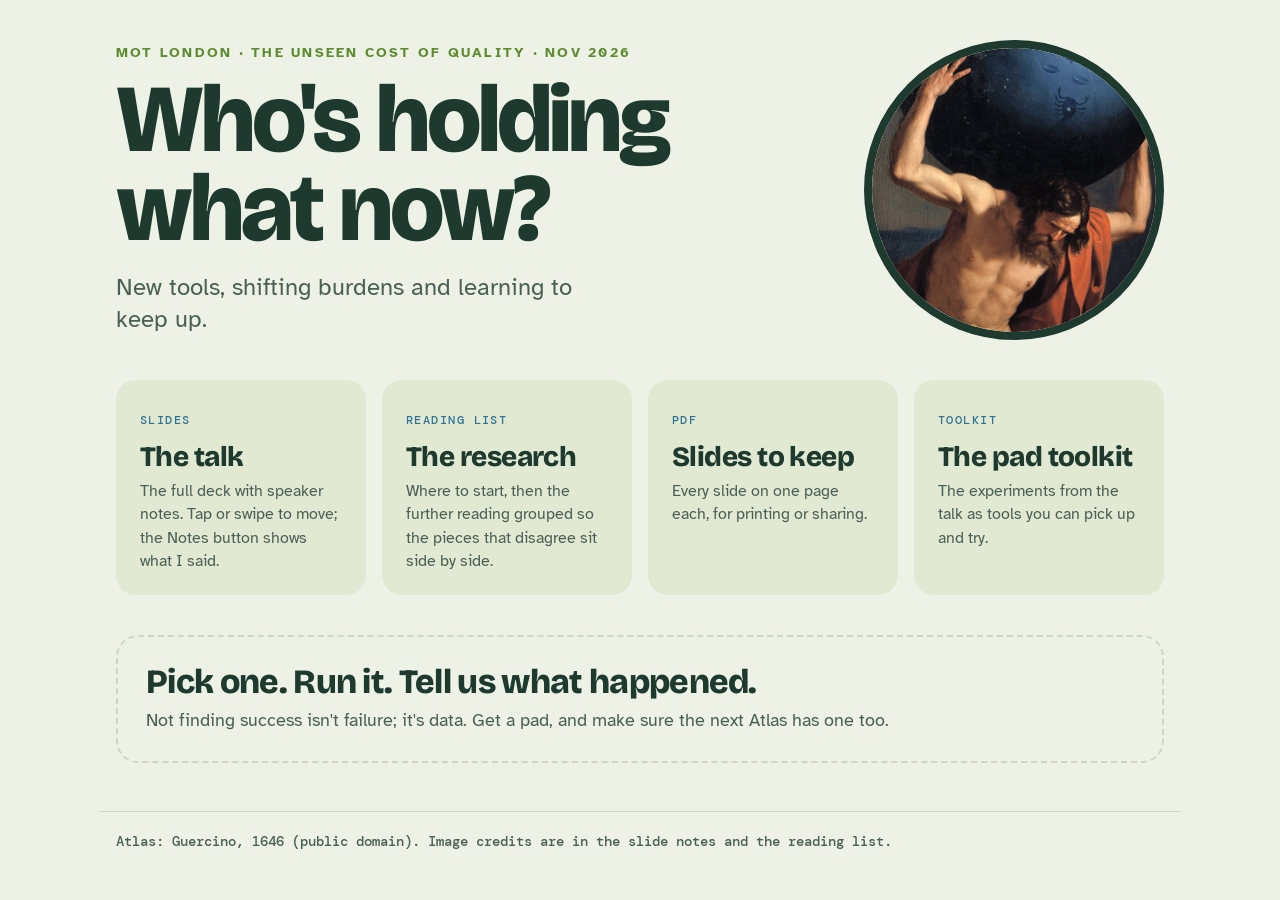
<file: index.html>
<!doctype html>
<html lang="en"><head>
<meta charset="utf-8">
<meta name="viewport" content="width=device-width, initial-scale=1">
<title>Who's holding what now?</title>
<meta name="description" content="Slides and reading list from the MoT London talk: new tools, shifting burdens and learning to keep up.">
<meta name="theme-color" content="#1E3A2F">
<meta name="apple-mobile-web-app-capable" content="yes">
<meta name="mobile-web-app-capable" content="yes">
<meta name="apple-mobile-web-app-title" content="Get a pad">
<link rel="manifest" href="manifest.webmanifest">
<link rel="icon" href="icons/icon-192.png">
<link rel="apple-touch-icon" href="icons/apple-touch-icon.png">
<link rel="preconnect" href="https://fonts.googleapis.com">
<link rel="preconnect" href="https://fonts.gstatic.com" crossorigin>
<link href="https://fonts.googleapis.com/css2?family=Atkinson+Hyperlegible:ital,wght@0,400;0,700;1,400&amp;family=Bricolage+Grotesque:opsz,wght@12..96,400..800&amp;family=DM+Mono:wght@400;500&amp;display=swap" rel="stylesheet">
<link rel="stylesheet" href="site.css">
</head>
<body class="home">

<section class="hero">
  <div>
    <p class="kicker">MoT London · The unseen cost of quality · Nov 2026</p>
    <h1>Who's holding what now?</h1>
    <p class="sub">New tools, shifting burdens and learning to keep up.</p>
  </div>
  <div class="roundel"><img src="slides/images/08_Guercino_Atlas-celestial-globe.jpg" alt="Guercino, Atlas holding up the celestial globe, 1646"></div>
</section>

<nav class="doors">
  <a class="door" href="slides/">
    <span class="tag">Slides</span>
    <h2>The talk</h2>
    <p>The full deck with speaker notes. Tap or swipe to move; the Notes button shows what I said.</p>
  </a>
  <a class="door" href="reading-list/">
    <span class="tag">Reading list</span>
    <h2>The research</h2>
    <p>Where to start, then the further reading grouped so the pieces that disagree sit side by side.</p>
  </a>
  <a class="door" href="slides/deck.pdf">
    <span class="tag">PDF</span>
    <h2>Slides to keep</h2>
    <p>Every slide on one page each, for printing or sharing.</p>
  </a>
  <a class="door" href="toolkit/">
    <span class="tag">Toolkit</span>
    <h2>The pad toolkit</h2>
    <p>The experiments from the talk as tools you can pick up and try.</p>
  </a>
</nav>

<section class="ask">
  <div>
    <strong>Pick one. Run it. Tell us what happened.</strong>
    <p>Not finding success isn't failure; it's data. Get a pad, and make sure the next Atlas has one too.</p>
  </div>
</section>

<footer class="foot">Atlas: Guercino, 1646 (public domain). Image credits are in the slide notes and the reading list.</footer>

<script>
if ('serviceWorker' in navigator && location.protocol.startsWith('http'))
  navigator.serviceWorker.register('sw.js').catch(function () {});
</script>
</body></html>
</file>
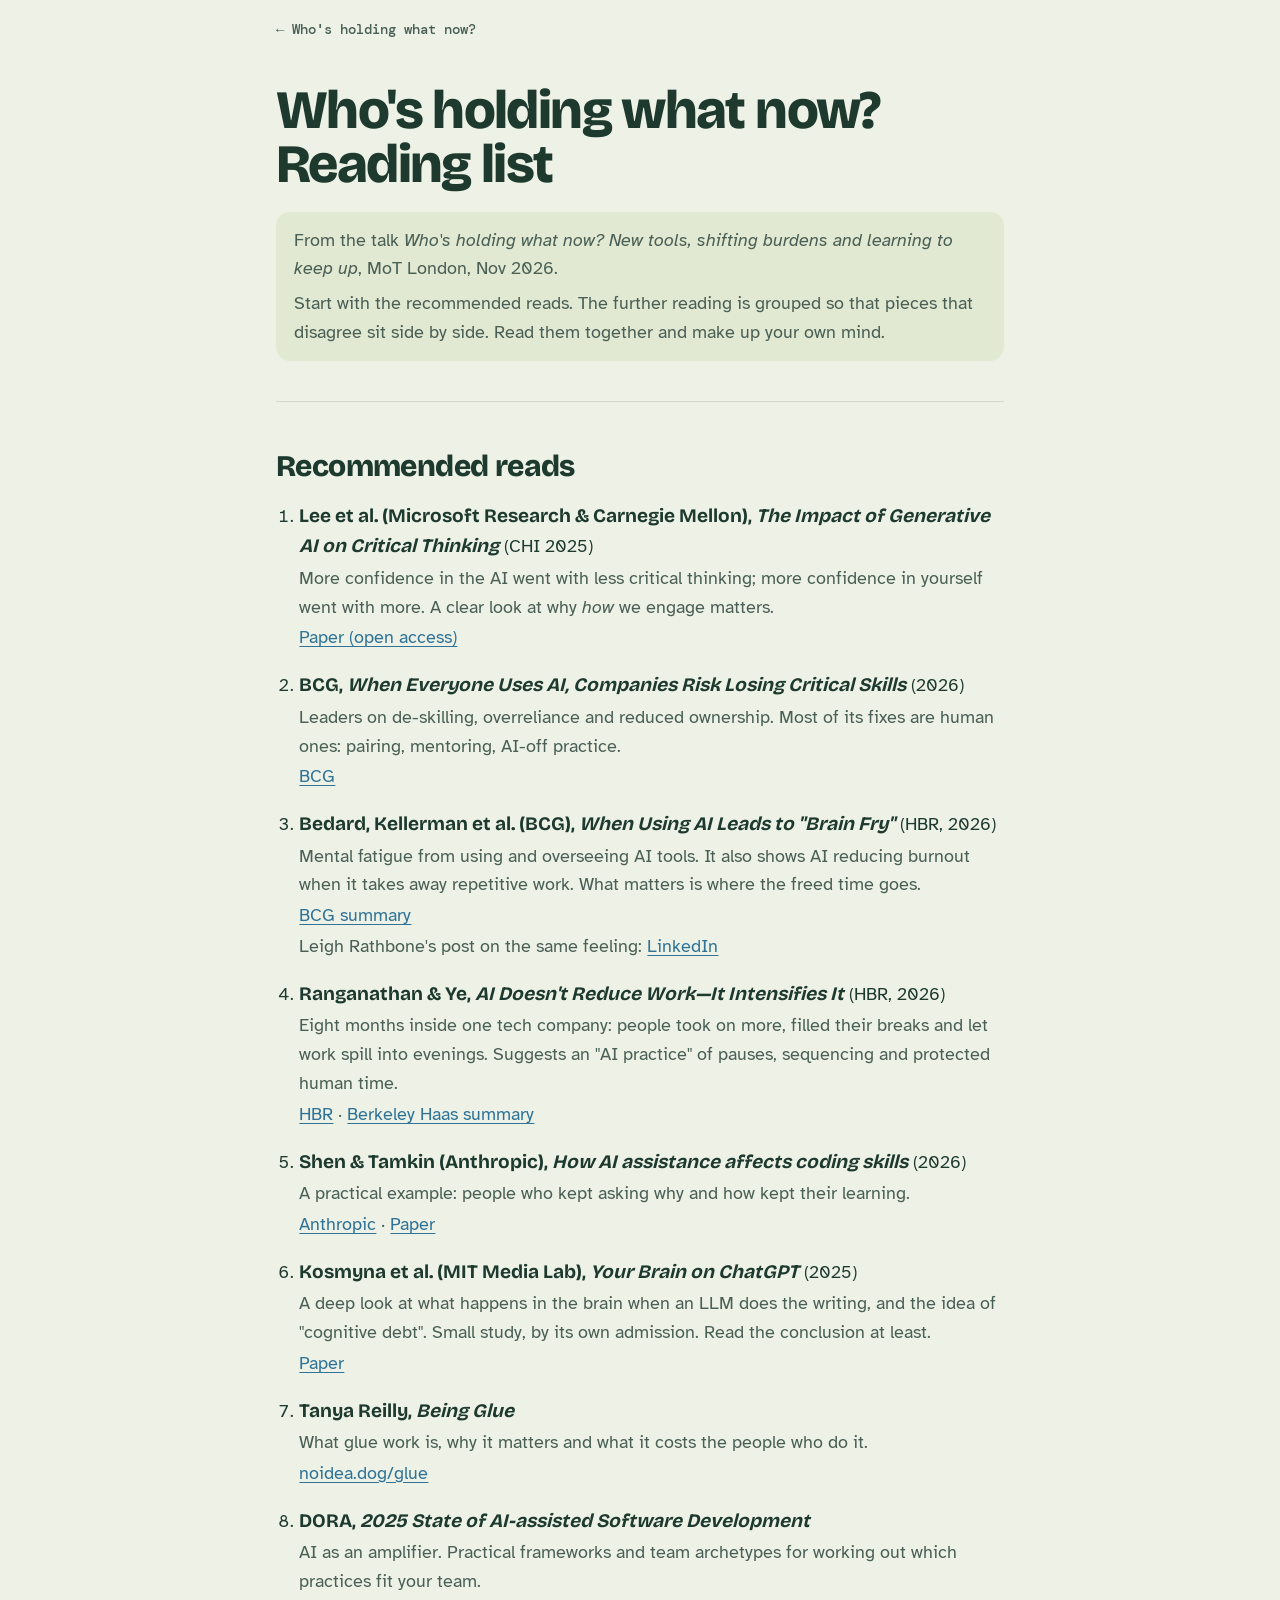
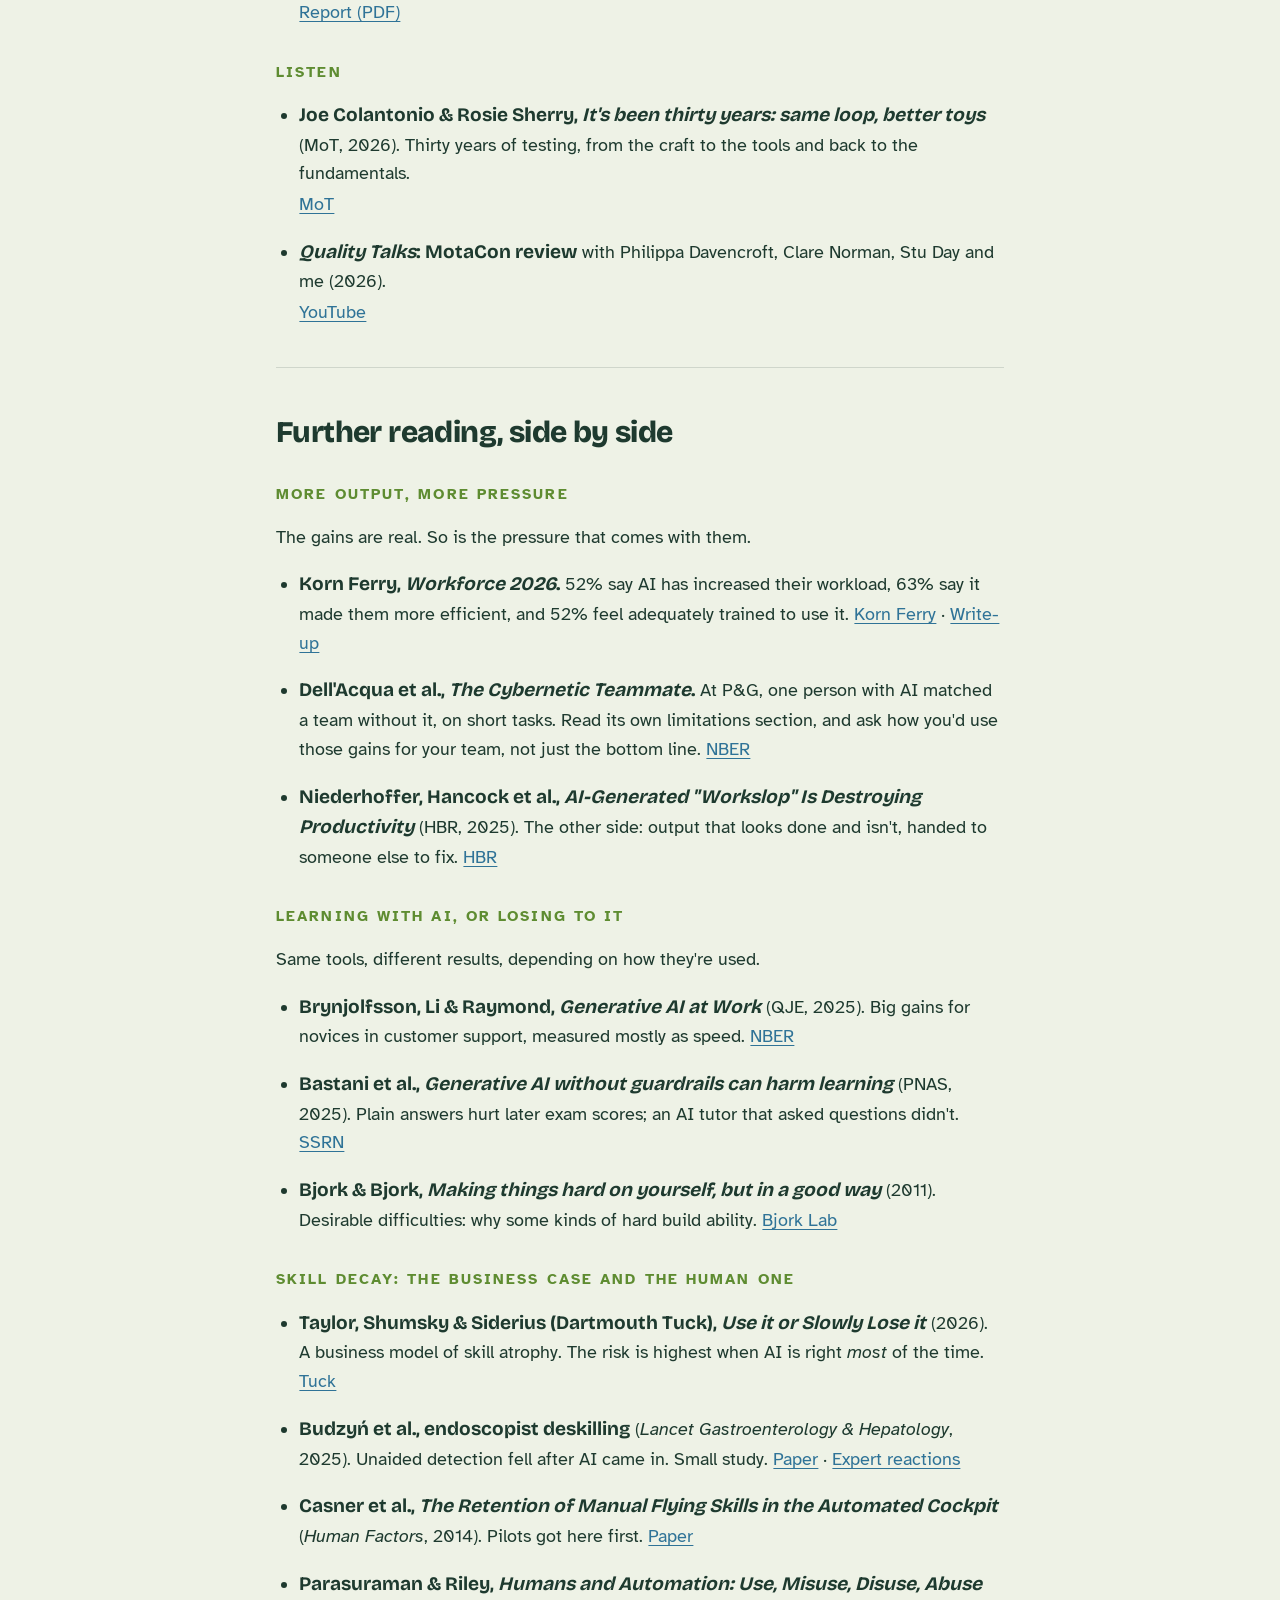
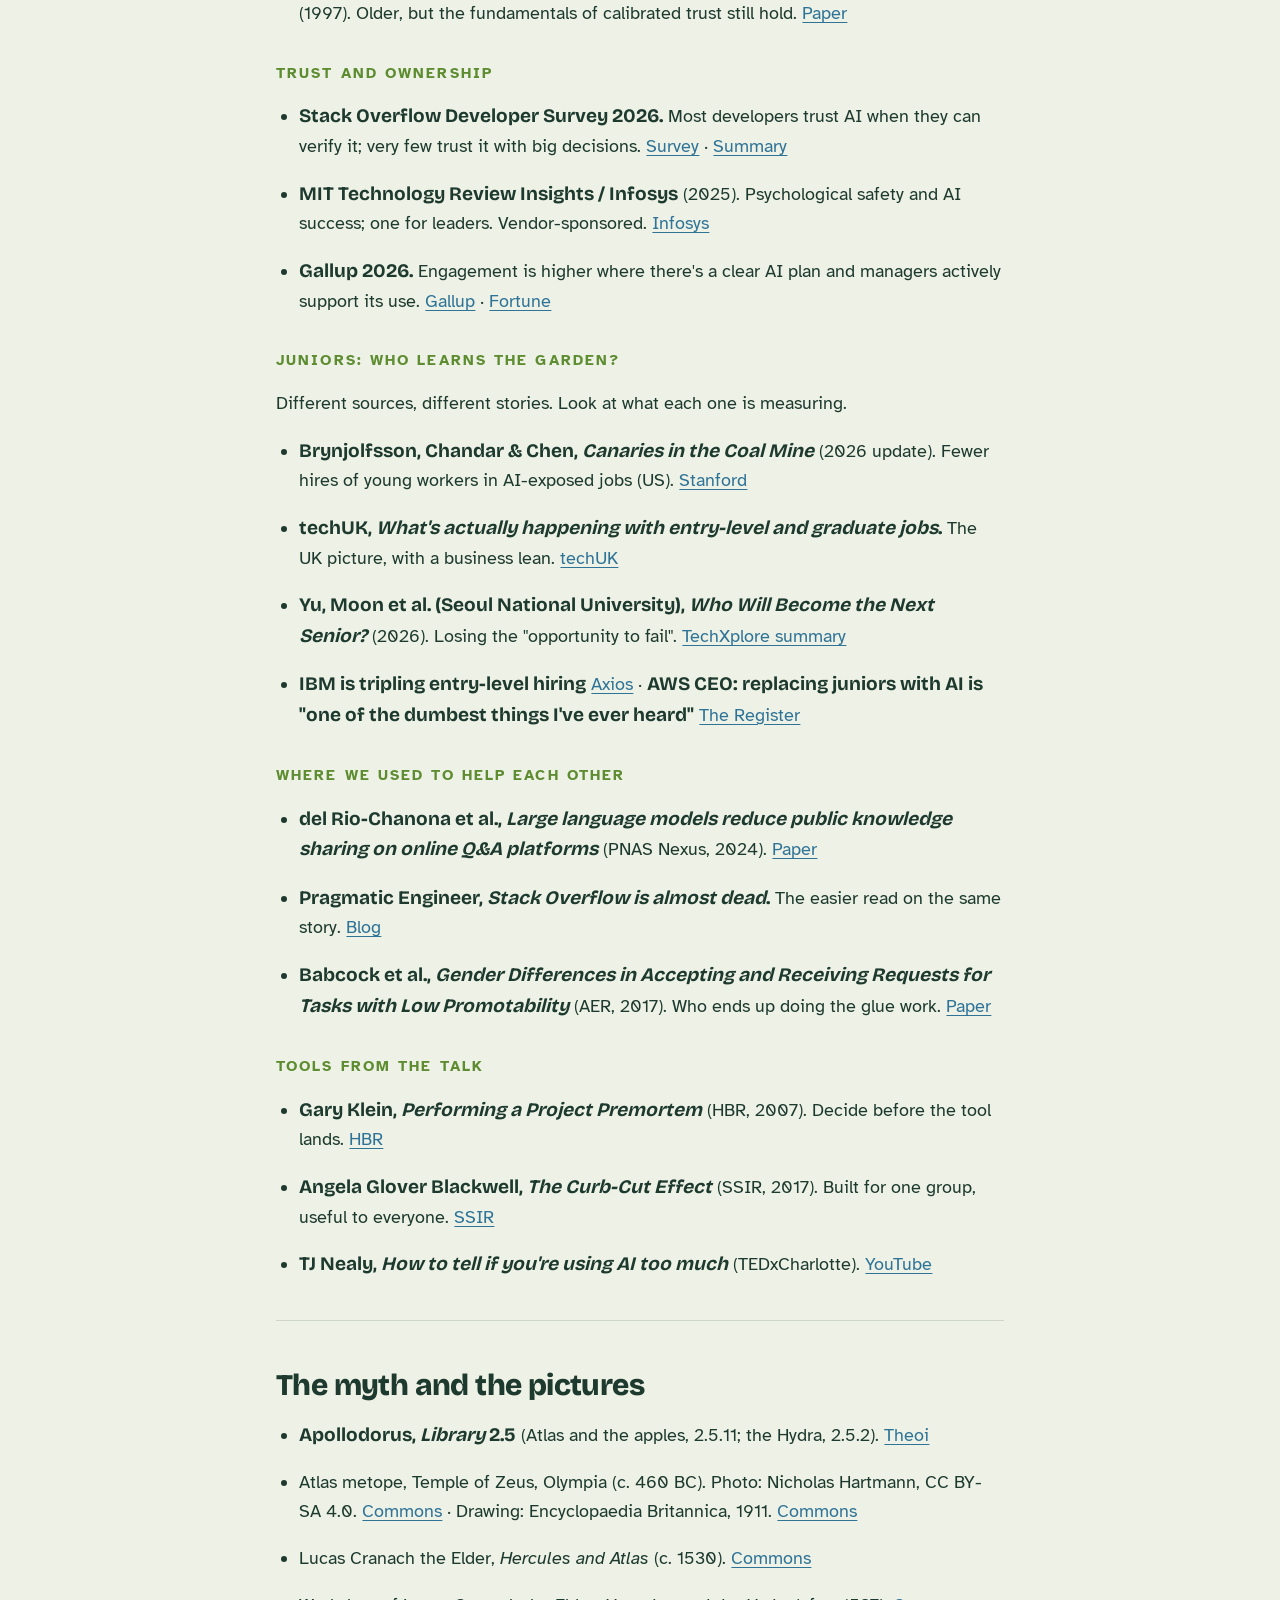
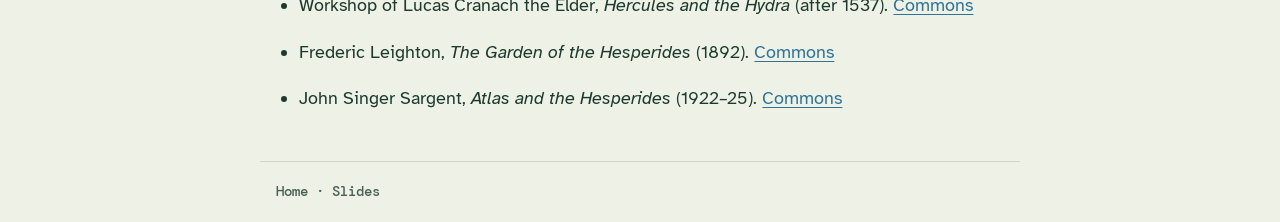
<file: reading-list/index.html>
<!doctype html>
<html lang="en"><head>
<meta charset="utf-8">
<meta name="viewport" content="width=device-width, initial-scale=1">
<title>Reading list · Who's holding what now?</title>
<meta name="theme-color" content="#1E3A2F">
<meta name="apple-mobile-web-app-capable" content="yes">
<meta name="mobile-web-app-capable" content="yes">
<meta name="apple-mobile-web-app-status-bar-style" content="black-translucent">
<meta name="apple-mobile-web-app-title" content="Get a pad">
<link rel="manifest" href="../manifest.webmanifest">
<link rel="icon" href="../icons/icon-192.png">
<link rel="apple-touch-icon" href="../icons/apple-touch-icon.png">

<link rel="preconnect" href="https://fonts.googleapis.com">
<link rel="preconnect" href="https://fonts.gstatic.com" crossorigin>
<link href="https://fonts.googleapis.com/css2?family=Atkinson+Hyperlegible:ital,wght@0,400;0,700;1,400&amp;family=Bricolage+Grotesque:opsz,wght@12..96,400..800&amp;family=DM+Mono:wght@400;500&amp;display=swap" rel="stylesheet">
<link rel="stylesheet" href="../site.css">
<style>
/* back to top: kept in the page so a cached site.css can't hide it */
.totop { position: fixed; right: max(16px, env(safe-area-inset-right)); bottom: max(16px, env(safe-area-inset-bottom));
  padding: 10px 16px; border-radius: 999px; background: var(--ink); color: var(--paper); font: 500 14px/1 var(--mono);
  text-decoration: none; box-shadow: 0 4px 14px rgba(0,0,0,.18); opacity: 0; pointer-events: none; transform: translateY(8px);
  transition: opacity .2s, transform .2s; }
.totop.show { opacity: 1; pointer-events: auto; transform: none; }
.totop:hover, .totop:focus-visible { color: var(--paper); background: var(--moss); }
@media (prefers-reduced-motion: reduce) { .totop { transition: none; } }
</style>
</head>
<body>
<header class="top" id="top"><a href="../">← Who's holding what now?</a></header>
<main class="prose">
<h1>Who's holding what now? Reading list</h1>
<blockquote><p>From the talk <em>Who's holding what now? New tools, shifting burdens and learning to keep up</em>, MoT London, Nov 2026.</p><p>Start with the recommended reads. The further reading is grouped so that pieces that disagree sit side by side. Read them together and make up your own mind.</p></blockquote>
<hr>
<h2>Recommended reads</h2>
<ol>
<li><p><strong>Lee et al. (Microsoft Research &amp; Carnegie Mellon), <em>The Impact of Generative AI on Critical Thinking</em></strong> (CHI 2025)</p><p>More confidence in the AI went with less critical thinking; more confidence in yourself went with more. A clear look at why <em>how</em> we engage matters.</p><p><a href="https://doi.org/10.1145/3706598.3713778" target="_blank" rel="noopener">Paper (open access)</a></p></li>
<li><p><strong>BCG, <em>When Everyone Uses AI, Companies Risk Losing Critical Skills</em></strong> (2026)</p><p>Leaders on de-skilling, overreliance and reduced ownership. Most of its fixes are human ones: pairing, mentoring, AI-off practice.</p><p><a href="https://www.bcg.com/publications/2026/when-everyone-uses-ai-companies-risk-critical-skills" target="_blank" rel="noopener">BCG</a></p></li>
<li><p><strong>Bedard, Kellerman et al. (BCG), <em>When Using AI Leads to "Brain Fry"</em></strong> (HBR, 2026)</p><p>Mental fatigue from using and overseeing AI tools. It also shows AI reducing burnout when it takes away repetitive work. What matters is where the freed time goes.</p><p><a href="https://www.bcg.com/news/5march2026-when-using-ai-leads-brain-fry" target="_blank" rel="noopener">BCG summary</a></p><p>Leigh Rathbone's post on the same feeling: <a href="https://lnkd.in/p/gPCfbXY4" target="_blank" rel="noopener">LinkedIn</a></p></li>
<li><p><strong>Ranganathan &amp; Ye, <em>AI Doesn't Reduce Work—It Intensifies It</em></strong> (HBR, 2026)</p><p>Eight months inside one tech company: people took on more, filled their breaks and let work spill into evenings. Suggests an "AI practice" of pauses, sequencing and protected human time.</p><p><a href="https://hbr.org/2026/02/ai-doesnt-reduce-work-it-intensifies-it" target="_blank" rel="noopener">HBR</a> · <a href="https://newsroom.haas.berkeley.edu/ai-promised-to-free-up-workers-time-uc-berkeley-haas-researchers-found-the-opposite/" target="_blank" rel="noopener">Berkeley Haas summary</a></p></li>
<li><p><strong>Shen &amp; Tamkin (Anthropic), <em>How AI assistance affects coding skills</em></strong> (2026)</p><p>A practical example: people who kept asking why and how kept their learning.</p><p><a href="https://www.anthropic.com/research/AI-assistance-coding-skills" target="_blank" rel="noopener">Anthropic</a> · <a href="https://www.arxiv.org/pdf/2601.20245" target="_blank" rel="noopener">Paper</a></p></li>
<li><p><strong>Kosmyna et al. (MIT Media Lab), <em>Your Brain on ChatGPT</em></strong> (2025)</p><p>A deep look at what happens in the brain when an LLM does the writing, and the idea of "cognitive debt". Small study, by its own admission. Read the conclusion at least.</p><p><a href="https://arxiv.org/pdf/2506.08872" target="_blank" rel="noopener">Paper</a></p></li>
<li><p><strong>Tanya Reilly, <em>Being Glue</em></strong></p><p>What glue work is, why it matters and what it costs the people who do it.</p><p><a href="https://noidea.dog/glue" target="_blank" rel="noopener">noidea.dog/glue</a></p></li>
<li><p><strong>DORA, <em>2025 State of AI-assisted Software Development</em></strong></p><p>AI as an amplifier. Practical frameworks and team archetypes for working out which practices fit your team.</p><p><a href="https://services.google.com/fh/files/misc/2025_state_of_ai_assisted_software_development.pdf" target="_blank" rel="noopener">Report (PDF)</a></p></li>
</ol>
<h3>Listen</h3>
<ul>
<li><p><strong>Joe Colantonio &amp; Rosie Sherry, <em>It's been thirty years: same loop, better toys</em></strong> (MoT, 2026). Thirty years of testing, from the craft to the tools and back to the fundamentals.</p><p><a href="https://www.ministryoftesting.com/media-sessions/it-s-been-thirty-years-same-loop-better-toys" target="_blank" rel="noopener">MoT</a></p></li>
<li><p><strong><em>Quality Talks</em>: MotaCon review</strong> with Philippa Davencroft, Clare Norman, Stu Day and me (2026).</p><p><a href="https://youtu.be/jZvaavmazos" target="_blank" rel="noopener">YouTube</a></p></li>
</ul>
<hr>
<h2>Further reading, side by side</h2>
<h3>More output, more pressure</h3>
<p>The gains are real. So is the pressure that comes with them.</p>
<ul>
<li><p><strong>Korn Ferry, <em>Workforce 2026</em>.</strong> 52% say AI has increased their workload, 63% say it made them more efficient, and 52% feel adequately trained to use it. <a href="https://www.kornferry.com/about-us/press/korn-ferry-workforce-2026-report-unlocking-growth-requires-rethinking-how-work-gets-done" target="_blank" rel="noopener">Korn Ferry</a> · <a href="https://www.staffingindustry.com/news/global-daily-news/most-workers-say-their-workload-has-surged-some-cant-deliver-results" target="_blank" rel="noopener">Write-up</a></p></li>
<li><p><strong>Dell'Acqua et al., <em>The Cybernetic Teammate</em>.</strong> At P&amp;G, one person with AI matched a team without it, on short tasks. Read its own limitations section, and ask how you'd use those gains for your team, not just the bottom line. <a href="https://www.nber.org/papers/w33641" target="_blank" rel="noopener">NBER</a></p></li>
<li><p><strong>Niederhoffer, Hancock et al., <em>AI-Generated "Workslop" Is Destroying Productivity</em></strong> (HBR, 2025). The other side: output that looks done and isn't, handed to someone else to fix. <a href="https://hbr.org/2025/09/ai-generated-workslop-is-destroying-productivity" target="_blank" rel="noopener">HBR</a></p></li>
</ul>
<h3>Learning with AI, or losing to it</h3>
<p>Same tools, different results, depending on how they're used.</p>
<ul>
<li><p><strong>Brynjolfsson, Li &amp; Raymond, <em>Generative AI at Work</em></strong> (QJE, 2025). Big gains for novices in customer support, measured mostly as speed. <a href="https://www.nber.org/papers/w31161" target="_blank" rel="noopener">NBER</a></p></li>
<li><p><strong>Bastani et al., <em>Generative AI without guardrails can harm learning</em></strong> (PNAS, 2025). Plain answers hurt later exam scores; an AI tutor that asked questions didn't. <a href="https://papers.ssrn.com/abstract=4895486" target="_blank" rel="noopener">SSRN</a></p></li>
<li><p><strong>Bjork &amp; Bjork, <em>Making things hard on yourself, but in a good way</em></strong> (2011). Desirable difficulties: why some kinds of hard build ability. <a href="https://bjorklab.psych.ucla.edu/research/" target="_blank" rel="noopener">Bjork Lab</a></p></li>
</ul>
<h3>Skill decay: the business case and the human one</h3>
<ul>
<li><p><strong>Taylor, Shumsky &amp; Siderius (Dartmouth Tuck), <em>Use it or Slowly Lose it</em></strong> (2026). A business model of skill atrophy. The risk is highest when AI is right <em>most</em> of the time. <a href="https://tuck.dartmouth.edu/news/articles/when-ai-leads-to-skill-decay" target="_blank" rel="noopener">Tuck</a></p></li>
<li><p><strong>Budzyń et al., endoscopist deskilling</strong> (<em>Lancet Gastroenterology &amp; Hepatology</em>, 2025). Unaided detection fell after AI came in. Small study. <a href="https://doi.org/10.1016/S2468-1253(25)00133-5" target="_blank" rel="noopener">Paper</a> · <a href="https://www.sciencemediacentre.org/expert-reaction-to-observational-study-looking-at-detection-rate-of-precancerous-growths-in-colonoscopies-by-health-professionals-who-perform-them-before-and-after-the-routine-introduction-of-ai/" target="_blank" rel="noopener">Expert reactions</a></p></li>
<li><p><strong>Casner et al., <em>The Retention of Manual Flying Skills in the Automated Cockpit</em></strong> (<em>Human Factors</em>, 2014). Pilots got here first. <a href="https://doi.org/10.1177/0018720814535628" target="_blank" rel="noopener">Paper</a></p></li>
<li><p><strong>Parasuraman &amp; Riley, <em>Humans and Automation: Use, Misuse, Disuse, Abuse</em></strong> (1997). Older, but the fundamentals of calibrated trust still hold. <a href="https://doi.org/10.1518/001872097778543886" target="_blank" rel="noopener">Paper</a></p></li>
</ul>
<h3>Trust and ownership</h3>
<ul>
<li><p><strong>Stack Overflow Developer Survey 2026.</strong> Most developers trust AI when they can verify it; very few trust it with big decisions. <a href="https://survey.stackoverflow.co/2026" target="_blank" rel="noopener">Survey</a> · <a href="https://itbrief.co.uk/story/stack-overflow-survey-shows-developers-trust-ai-with-caveats" target="_blank" rel="noopener">Summary</a></p></li>
<li><p><strong>MIT Technology Review Insights / Infosys</strong> (2025). Psychological safety and AI success; one for leaders. Vendor-sponsored. <a href="https://www.infosys.com/services/cloud-cobalt/insights/mit-survey-report-2025.html" target="_blank" rel="noopener">Infosys</a></p></li>
<li><p><strong>Gallup 2026.</strong> Engagement is higher where there's a clear AI plan and managers actively support its use. <a href="https://www.gallup.com/workplace/712433/employee-engagement-remains-flat-adoption-accelerates.aspx" target="_blank" rel="noopener">Gallup</a> · <a href="https://fortune.com/2026/11/07/korn-ferry-survey-ai-transformation-leaders-middle-managers/" target="_blank" rel="noopener">Fortune</a></p></li>
</ul>
<h3>Juniors: who learns the garden?</h3>
<p>Different sources, different stories. Look at what each one is measuring.</p>
<ul>
<li><p><strong>Brynjolfsson, Chandar &amp; Chen, <em>Canaries in the Coal Mine</em></strong> (2026 update). Fewer hires of young workers in AI-exposed jobs (US). <a href="https://digitaleconomy.stanford.edu/news/canariesaug26/" target="_blank" rel="noopener">Stanford</a></p></li>
<li><p><strong>techUK, <em>What's actually happening with entry-level and graduate jobs</em>.</strong> The UK picture, with a business lean. <a href="https://www.techuk.org/insights/news/what-s-actually-happening-with-entry-level-and-graduate-jobs" target="_blank" rel="noopener">techUK</a></p></li>
<li><p><strong>Yu, Moon et al. (Seoul National University), <em>Who Will Become the Next Senior?</em></strong> (2026). Losing the "opportunity to fail". <a href="https://techxplore.com/news/2026-09-ai-junior-coding-tasks-weaken.html" target="_blank" rel="noopener">TechXplore summary</a></p></li>
<li><p><strong>IBM is tripling entry-level hiring</strong> <a href="https://www.axios.com/2026/02/13/ai-ibm-tech-jobs" target="_blank" rel="noopener">Axios</a> · <strong>AWS CEO: replacing juniors with AI is "one of the dumbest things I've ever heard"</strong> <a href="https://www.theregister.com/2025/08/21/aws_ceo_entry_level_jobs_opinion/" target="_blank" rel="noopener">The Register</a></p></li>
</ul>
<h3>Where we used to help each other</h3>
<ul>
<li><p><strong>del Rio-Chanona et al., <em>Large language models reduce public knowledge sharing on online Q&amp;A platforms</em></strong> (PNAS Nexus, 2024). <a href="https://doi.org/10.1093/pnasnexus/pgae400" target="_blank" rel="noopener">Paper</a></p></li>
<li><p><strong>Pragmatic Engineer, <em>Stack Overflow is almost dead</em>.</strong> The easier read on the same story. <a href="https://blog.pragmaticengineer.com/stack-overflow-is-almost-dead" target="_blank" rel="noopener">Blog</a></p></li>
<li><p><strong>Babcock et al., <em>Gender Differences in Accepting and Receiving Requests for Tasks with Low Promotability</em></strong> (AER, 2017). Who ends up doing the glue work. <a href="https://doi.org/10.1257/aer.20141734" target="_blank" rel="noopener">Paper</a></p></li>
</ul>
<h3>Tools from the talk</h3>
<ul>
<li><p><strong>Gary Klein, <em>Performing a Project Premortem</em></strong> (HBR, 2007). Decide before the tool lands. <a href="https://hbr.org/2007/09/performing-a-project-premortem" target="_blank" rel="noopener">HBR</a></p></li>
<li><p><strong>Angela Glover Blackwell, <em>The Curb-Cut Effect</em></strong> (SSIR, 2017). Built for one group, useful to everyone. <a href="https://ssir.org/articles/entry/the_curb_cut_effect" target="_blank" rel="noopener">SSIR</a></p></li>
<li><p><strong>TJ Nealy, <em>How to tell if you're using AI too much</em></strong> (TEDxCharlotte). <a href="https://www.youtube.com/watch?v=KnS0nhftLQY" target="_blank" rel="noopener">YouTube</a></p></li>
</ul>
<hr>
<h2>The myth and the pictures</h2>
<ul>
<li><p><strong>Apollodorus, <em>Library</em> 2.5</strong> (Atlas and the apples, 2.5.11; the Hydra, 2.5.2). <a href="https://www.theoi.com/Text/Apollodorus2.html" target="_blank" rel="noopener">Theoi</a></p></li>
<li><p>Atlas metope, Temple of Zeus, Olympia (c. 460 BC). Photo: Nicholas Hartmann, CC BY-SA 4.0. <a href="https://commons.wikimedia.org/wiki/File:2007_Greece_Olympia_Museum_Herakles_and_Atlas.jpg" target="_blank" rel="noopener">Commons</a> · Drawing: Encyclopaedia Britannica, 1911. <a href="https://commons.wikimedia.org/wiki/File:EB1911_Greek_Art_-_Metope_-_Olympia.jpg" target="_blank" rel="noopener">Commons</a></p></li>
<li><p>Lucas Cranach the Elder, <em>Hercules and Atlas</em> (c. 1530). <a href="https://commons.wikimedia.org/wiki/File:Lucas_Cranach_d.%C3%84._-_Herkules_und_Atlas_(National_Gallery_of_Art).jpg" target="_blank" rel="noopener">Commons</a></p></li>
<li><p>Workshop of Lucas Cranach the Elder, <em>Hercules and the Hydra</em> (after 1537). <a href="https://commons.wikimedia.org/wiki/File:Lucas_Cranach_d.%C3%84._-_Herkules_und_die_lern%C3%A4ische_Schlange_(Herzog_Anton_Ulrich-Museum).jpg" target="_blank" rel="noopener">Commons</a></p></li>
<li><p>Frederic Leighton, <em>The Garden of the Hesperides</em> (1892). <a href="https://commons.wikimedia.org/wiki/File:Frederic_Leighton_-_The_Garden_of_the_Hesperides,_1892.jpg" target="_blank" rel="noopener">Commons</a></p></li>
<li><p>John Singer Sargent, <em>Atlas and the Hesperides</em> (1922–25). <a href="https://commons.wikimedia.org/wiki/File:Singer_Sargent,_John_-_Atlas_and_the_Hesperides_-_1925.jpg" target="_blank" rel="noopener">Commons</a></p></li>
</ul>
</main>
<footer class="foot"><a href="../">Home</a> · <a href="../slides/">Slides</a></footer>
<a class="totop" href="#top" aria-label="Back to top">&uarr; Top</a>
<script>
(function () {
  var b = document.querySelector('.totop');
  function check() { b.classList.toggle('show', window.scrollY > 600); }
  window.addEventListener('scroll', check, { passive: true }); check();
  b.addEventListener('click', function (e) {
    e.preventDefault();
    var still = window.matchMedia('(prefers-reduced-motion: reduce)').matches;
    window.scrollTo({ top: 0, behavior: still ? 'auto' : 'smooth' });
    history.replaceState(null, '', location.pathname);
    document.getElementById('top').querySelector('a').focus({ preventScroll: true });
  });
})();
</script>
<script>
if ('serviceWorker' in navigator && location.protocol.startsWith('http'))
  navigator.serviceWorker.register('../sw.js').catch(function () {});
</script>
</body></html>
</file>
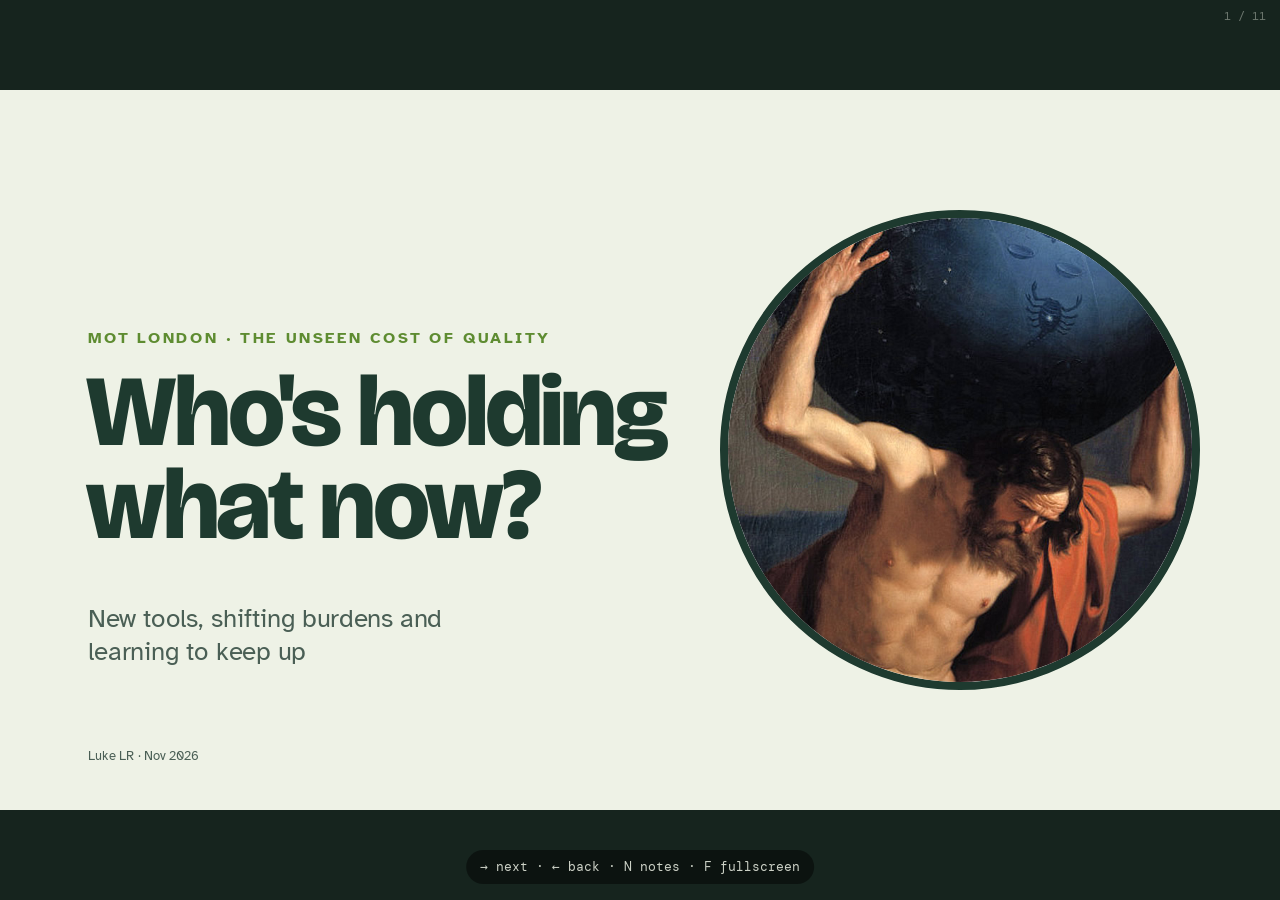
<file: slides/index.html>
<!doctype html>
<html lang="en"><head>
<meta charset="utf-8">
<meta name="viewport" content="width=device-width, initial-scale=1, viewport-fit=cover">
<title>Who's holding what now?</title>
<meta name="theme-color" content="#1E3A2F">
<meta name="apple-mobile-web-app-capable" content="yes">
<meta name="mobile-web-app-capable" content="yes">
<meta name="apple-mobile-web-app-status-bar-style" content="black-translucent">
<meta name="apple-mobile-web-app-title" content="Get a pad">
<link rel="manifest" href="../manifest.webmanifest">
<link rel="icon" href="../icons/icon-192.png">
<link rel="apple-touch-icon" href="../icons/apple-touch-icon.png">

<link rel="preconnect" href="https://fonts.googleapis.com">
<link rel="preconnect" href="https://fonts.gstatic.com" crossorigin="">
<link href="https://fonts.googleapis.com/css2?family=Atkinson+Hyperlegible:ital,wght@0,400;0,700;1,400&amp;family=Bricolage+Grotesque:opsz,wght@12..96,400..800&amp;family=DM+Mono:wght@400;500&amp;display=swap" rel="stylesheet">
<style>
/* ============================================================
   Who's holding what now? · Field guide / Plain page
   Keys: → Space click = next · ← = back · N = notes · E = edit
         Ctrl+S = save · F = fullscreen · Home/End
   ============================================================ */
:root {
  --paper: #EEF2E6; --paper2: #E2E9D3; --ink: #1E3A2F; --ink2: #4A5F55;
  --moss: #5E8C31; --river: #2F7397; --gold: #E0A526;
  --p1: #5E8C31; --p2: #2F7397; --p3: #2E7D5B; --p4: #8C9A2B; --p5: #4D6577;
  --p4text: #6B7720;
  --head: "Bricolage Grotesque", system-ui, sans-serif;
  --body: "Atkinson Hyperlegible", system-ui, sans-serif;
  --mono: "DM Mono", ui-monospace, monospace;
}
* { box-sizing: border-box; margin: 0; padding: 0; }
html, body { width: 100%; height: 100%; overflow: hidden; background: #16241e; }
body { font-family: var(--body); -webkit-font-smoothing: antialiased; }

/* ---------- stage ---------- */
.stage { position: absolute; left: 50%; top: 50%; width: 1600px; height: 900px; transform-origin: center; }
.slide { position: absolute; inset: 0; overflow: hidden; background: var(--paper); color: var(--ink);
  opacity: 0; pointer-events: none; transition: opacity .5s ease; }
.slide.active { opacity: 1; pointer-events: auto; }
.slide .notes { display: none; }
.slide img { display: block; }

/* builds: anything with data-step gets .on when its step is reached; .f also fades in */
.f { opacity: 0; transition: opacity .5s ease, transform .5s ease; }
.f.on { opacity: 1; }

/* ---------- type ---------- */
.abs { position: absolute; }
.kicker { font: 700 20px/1 var(--body); letter-spacing: .16em; text-transform: uppercase; color: var(--moss); }
.h { font-family: var(--head); font-weight: 800; letter-spacing: -.03em; line-height: .92; }
.sub { font-family: var(--head); font-weight: 700; letter-spacing: -.01em; line-height: 1.1; color: var(--ink2); }
.src { font: 16px/1.4 var(--body); color: var(--ink2); }
.colhead { font: 700 20px/1 var(--body); letter-spacing: .16em; text-transform: uppercase; padding-bottom: 16px; border-bottom: 6px solid currentColor; }
.item { margin-top: 22px; font: 700 38px/1.2 var(--head); color: var(--ink); }

/* ---------- pieces ---------- */
.frame { border: 10px solid var(--ink); border-radius: 28px; overflow: hidden; background: #fff; }
.frame img { width: 100%; height: 100%; object-fit: cover; }
.frame.round { border-radius: 50%; }
.stripe { position: absolute; left: 0; top: 0; bottom: 0; width: 26px; }
.band { padding: 28px 36px; background: var(--paper2); border-radius: 22px; font: 800 46px/1.1 var(--head); letter-spacing: -.02em; }
.ring { position: absolute; border-radius: 50%; }
.leaf { position: absolute; height: auto; overflow: visible; filter: drop-shadow(0 2px 2px rgba(0,0,0,.3)); }
.qr { width: 150px; height: 150px; border: 4px solid var(--ink); border-radius: 14px; overflow: hidden; background: #fff; }
.qr svg { display: block; width: 100%; height: 100%; }
.qr-url { font: 500 20px/1.3 var(--mono); color: var(--ink); }

.basket { display: flex; gap: 30px; align-items: center; }
.apple { width: 84px; height: 84px; border-radius: 50%; background: var(--gold); box-shadow: inset -8px -10px 0 rgba(0,0,0,.14); flex: none;
  border: 0 solid var(--p1); transition: all .9s cubic-bezier(.5,0,.2,1); }
.apple.turn.on { width: 150px; height: 58px; border-radius: 20px; background: #CFE0B4; border-width: 4px; box-shadow: none; }

.tray { position: absolute; right: 90px; bottom: 56px; display: flex; gap: 10px; }
.tray i { width: 46px; height: 16px; border-radius: 6px; border: 2px solid currentColor; opacity: .45; }
.tray i:nth-child(1) { color: var(--p1); } .tray i:nth-child(2) { color: var(--p2); } .tray i:nth-child(3) { color: var(--p3); }
.tray i:nth-child(4) { color: var(--p4); } .tray i:nth-child(5) { color: var(--p5); }
.tray i.now { opacity: 1; background: currentColor; }

/* ---------- chrome (added at runtime, never saved) ---------- */
.ui-count { position: fixed; right: 14px; top: 10px; z-index: 20; font: 12px/1 var(--mono); color: rgba(238,242,230,.4); pointer-events: none; }
.ui-notes { position: fixed; left: 0; right: 0; bottom: 0; z-index: 30; display: none; max-height: 38vh; overflow: auto;
  padding: 16px 28px 24px; background: rgba(238,242,230,.97); color: var(--ink); border-top: 4px solid var(--moss); font: 18px/1.55 var(--body); }
body.show-notes .ui-notes { display: block; }
.ui-notes h4 { font: 500 12px/1 var(--mono); letter-spacing: .14em; text-transform: uppercase; color: var(--moss); margin-bottom: 8px; }
.ui-notes .body p + p { margin-top: 6px; }
.ui-notes .ref-h { margin-top: 18px !important; padding-top: 12px; border-top: 2px dashed rgba(74,95,85,.35); font: 500 12px/1 var(--mono); letter-spacing: .14em; text-transform: uppercase; color: var(--river); }
.ui-notes .ref { position: relative; padding-left: 18px; font-size: 15px; line-height: 1.45; color: var(--ink2); }
.ui-notes .ref::before { content: "›"; position: absolute; left: 2px; color: var(--river); font-weight: 700; }
.ui-notes .body:empty::before { content: "No notes yet."; color: var(--ink2); font-style: italic; }

.ui-bar { position: fixed; left: 50%; top: 10px; transform: translateX(-50%); z-index: 40; display: none; align-items: center; gap: 8px;
  padding: 6px 8px 6px 16px; border-radius: 999px; background: var(--ink); color: var(--paper); font: 14px/1 var(--body);
  box-shadow: 0 6px 24px rgba(0,0,0,.35); white-space: nowrap; }
body.editing .ui-bar { display: flex; }
.ui-bar b { font-weight: 700; margin-right: 6px; }
.ui-bar .state { color: #b9d39a; min-width: 96px; }
.ui-bar .state.dirty { color: var(--gold); }
.ui-bar button { font: 700 14px/1 var(--body); color: var(--ink); background: var(--paper); border: 0; border-radius: 999px; padding: 9px 14px; cursor: pointer; }
.ui-bar button.ghost { background: transparent; color: var(--paper); box-shadow: inset 0 0 0 1px rgba(238,242,230,.4); }
.ui-bar button:hover { filter: brightness(1.08); }
.ui-hint { position: fixed; left: 50%; bottom: 16px; transform: translateX(-50%); z-index: 20; font: 13px/1.4 var(--mono);
  color: rgba(238,242,230,.85); background: rgba(0,0,0,.45); padding: 8px 14px; border-radius: 999px; transition: opacity 1s; white-space: nowrap; }
.ui-hint.fade { opacity: 0; pointer-events: none; }
body { touch-action: manipulation; -webkit-tap-highlight-color: transparent; }
.ui-pad { position: fixed; right: 12px; bottom: 12px; z-index: 35; display: none; gap: 6px; padding: 6px; border-radius: 999px;
  background: rgba(30,58,47,.82); box-shadow: 0 4px 18px rgba(0,0,0,.3); transition: opacity .4s; }
.ui-pad button { min-width: 48px; height: 44px; padding: 0 14px; border: 0; border-radius: 999px; background: transparent; color: var(--paper);
  font: 700 16px/1 var(--body); cursor: pointer; }
.ui-pad button:active, .ui-pad button.on { background: rgba(238,242,230,.2); }
.ui-pad.dim { opacity: .25; }
@media (pointer: coarse) { .ui-pad { display: flex; } }
body.show-notes .ui-pad { bottom: calc(var(--notes-h, 0px) + 12px); }

/* print / PDF: every slide on its own page, all builds shown */
@page { size: 1600px 900px; margin: 0; }
@media print {
  html, body { width: 1600px; height: auto; overflow: visible; background: none; }
  .stage { position: static; left: 0 !important; top: 0 !important; transform: none !important; width: 1600px; height: auto; }
  .slide { position: relative; opacity: 1; width: 1600px; height: 900px; break-after: page; -webkit-print-color-adjust: exact; print-color-adjust: exact; }
  .f { opacity: 1; transition: none; }
  .apple.turn { width: 150px; height: 58px; border-radius: 20px; background: #CFE0B4; border-width: 4px; box-shadow: none; transition: none; }
  [data-ui] { display: none !important; }
}

/* edit mode */
body.editing .f { opacity: 1; }
body.editing [data-e] { outline: 2px dashed rgba(47,115,151,.45); outline-offset: 6px; border-radius: 4px; cursor: text; }
body.editing [data-e]:hover { outline-color: var(--river); }
body.editing [data-e]:focus { outline: 3px solid var(--river); background: rgba(255,255,255,.35); }
body.editing .ui-notes .body { outline: 2px dashed rgba(47,115,151,.45); outline-offset: 6px; border-radius: 4px; min-height: 3em; cursor: text; }
body.editing .ui-notes .body:focus { outline: 3px solid var(--river); }
</style>
</head>
<body>
<svg width="0" height="0" style="position:absolute" aria-hidden="true"><defs><g id="figleaf">
  <path d="M50 98 L50 86 C40 88 28 84 22 76 C14 80 4 74 6 62 C10 58 16 58 20 60 C10 52 6 40 12 32 C18 30 24 34 28 40 C24 28 28 14 38 8 C42 14 42 22 40 30 C44 18 48 8 50 2 C52 8 56 18 60 30 C58 22 58 14 62 8 C72 14 76 28 72 40 C76 34 82 30 88 32 C94 40 90 52 80 60 C84 58 90 58 94 62 C96 74 86 80 78 76 C72 84 60 88 50 86 Z" fill="#5E8C31" stroke="#2F4D1A" stroke-width="2.5" stroke-linejoin="round"></path>
  <path d="M50 86 L50 14 M50 70 L26 46 M50 70 L74 46 M50 78 L16 66 M50 78 L84 66 M50 52 L38 28 M50 52 L62 28" fill="none" stroke="#2F4D1A" stroke-width="2" stroke-linecap="round"></path>
</g></defs></svg>
<div class="stage">

<!-- ================= ACT ONE · the sky ================= -->

<section class="slide" data-title="Title">
  <div class="frame round abs" style="right:100px;top:150px;width:600px;height:600px"><img src="images/08_Guercino_Atlas-celestial-globe.jpg" alt="Guercino, Atlas holding up the celestial globe" style="object-position:50% 8%"></div>
  <div class="kicker abs" data-e="" style="left:110px;top:300px">MoT London · The unseen cost of quality</div>
  <div class="h abs" data-e="" style="left:106px;top:345px;width:740px;font-size:126px">Who's holding what now?</div>
  <div class="abs" data-e="" style="left:110px;top:640px;width:560px;font-size:32px;line-height:1.3;color:var(--ink2)">New tools, shifting burdens and learning to keep up</div>
  <div class="src abs" data-e="" style="left:110px;bottom:56px">Luke LR · Nov 2026</div>
  <aside class="notes"><p>Hand over the globe&nbsp;<em>"Could you hold this for a sec?"</em></p><p><em>"I've been holding bits of the sky in testing for about fifteen years."</em></p><p><em>"Tunde's told you testing isn't dead. Karen's told you what carrying it costs. I want to spend my time on what we do next."</em></p><p class="ref-h">Quick refs &amp; reminders</p><p class="ref">I'm after Tunde (testing isn't dead) and Karen (the cost of carrying it). Build on them; don't repeat them.</p><p class="ref">The spine: every tool offers to hold the sky. With thought, things get better. Without it, freed time becomes more apples and we stop owning the answer. The pads are the difference.</p><p class="ref">Image: Guercino, <i>Atlas holding up the celestial globe</i>, 1646 (Museo Bardini, Florence).</p><p class="ref">The irony: I'm offering more things to try, the same thing I'm helping people manage. Heart of it: share, teach each other, keep the human connection.</p></aside>
</section>

<section class="slide" data-title="Hold this for a sec">
  <div class="frame abs" style="right:90px;top:170px;width:780px;height:540px"><img src="images/04_Cranach_Hercules-and-Atlas.jpg" alt="Lucas Cranach the Elder, Hercules and Atlas"></div>
  <div class="kicker abs" data-e="" style="left:110px;top:300px">The myth</div>
  <div class="h abs" data-e="" style="left:106px;top:345px;width:600px;font-size:132px">Hold this for a sec.</div>
  <div class="src abs" data-e="" style="left:110px;bottom:56px">Lucas Cranach the Elder, <i>Hercules and Atlas</i>, c. 1530 · Apollodorus, <i>Library</i> 2.5.11</div>
  <aside class="notes"><p>The myth</p><p>"Heracles had 12 labours. This isn't about him. It's about Atlas."</p><p><em>"Atlas was made to hold the sky forever.&nbsp;</em></p><p><em>"Heracles needing the golden apples, ask Atlas to get them because Atlas knows the Garden and its tenders well.</em></p><p><em>'I'll hold the sky for you.'</em></p><p><em>"Atlas fetches the apples, comes back, and the sky is handed back to him."</em></p><p>This is nothing new to us. An estate we've spent ages learning. A new idea, tech or process comes in.&nbsp;<em>"Automation: hold this for a sec. Self-service: you've got this. AI: I'll hold it for you."</em></p><p><em>Three years ago I talked about using our full toolkit to get off the manual and automation testing treadmill. Since then I've been learning the bigger picture. Oh, and AI came in…"</em></p><p class="ref-h">Quick refs &amp; reminders</p><p class="ref">Apollodorus, <i>Library</i> 2.5.11: the apples and Atlas's trick. Image: Cranach the Elder, c. 1530 (NGA).</p><p class="ref">The 30-year loop: Joe Colantonio and Rosie Sherry, <i>Same loop, better toys</i> (MoT, Sept 2026). Craft, then tools, then back to fundamentals.</p><p class="ref">Philippa Davencroft on fundamentals: the <i>Quality Talks</i> MotaCon review, with Clare Norman, Stu Day and me.</p></aside>
</section>

<section class="slide" data-title="Both are true">
  <div class="kicker abs" data-e="" style="left:110px;top:90px"><br></div>
  <div class="h abs" data-e="" style="left:106px;top:128px;font-size:96px">Same tools, different approaches.</div>
  <div class="abs f" data-step="1" style="left:110px;top:290px;width:620px">
    <div class="colhead" data-e="" style="color:var(--p5)">With lower engagment</div>
    <div class="item" data-e="">More work, more hours</div>
    <div class="item" data-e="">Output that makes work for someone else<div>Losing ownership of the answer and understanding</div></div>
  </div>
  <div class="abs f" data-step="2" style="left:830px;top:290px;width:660px">
    <div class="colhead" data-e="" style="color:var(--moss)">with consideration</div>
    <div class="item" data-e="">Individuals matched whole teams</div>
    <div class="item" data-e="">Novices gained the most, but experts still grow</div>
    <div class="item" data-e="">When the AI asked learnings grew.</div>
  </div>
  <div class="band abs f" data-step="3" data-e="" style="left:110px;right:110px;top:660px">How we engage matters: <span style="color:var(--river)">New tools or old the pattern holds.</span></div>
  <div class="src abs" data-e="" style="left:110px;bottom:40px">Korn Ferry 2026 · Ranganathan &amp; Ye, HBR 2026 · Niederhoffer et al., HBR 2025 · Dell'Acqua et al. 2025 · Brynjolfsson et al. 2025 · Bastani et al. 2025 · DORA 2025 · BCG 2026 · Lee et al. 2025</div>
  <aside class="notes"><p><em>"I'm not here to tell you the tools are bad. The evidence says two things at once."</em></p><p><b>Click 1</b>&nbsp;<em>"Korn Ferry asked 16,000 people this year: half say AI has added to their workload. Researchers at Berkeley watched a company for eight months: people worked faster, took on more, and let it spill into lunch and evenings. Nobody asked them to. And four in ten desk workers say they've been handed 'workslop': AI output that looks done and isn't, which costs the receiver about two hours each time."</em></p><p><b>Click 2:</b> <em>"But at P&amp;G, one person with AI matched a whole team without it. In customer support, novices gained most. And students given an AI tutor that asked questions kept their learning, where students given plain answers lost it."</em></p><p><em>"Same tools. Google's DORA team calls AI an amplifier: it makes good teams better and messy teams messier."</em></p><p><b>Click 3:</b> <em>"When BCG asked senior leaders about de-skilling, nearly nine in ten pointed to overreliance on AI output, and over half said people were owning less of the outcome. The work moves to the tool, and the accountability quietly moves with it. Nobody decided that either."</em></p><p class="ref-h">Quick refs &amp; reminders</p><p class="ref">Not two-sided; it's nuanced and dimensional. There's a third path, and more beyond it.</p><p class="ref">Korn Ferry <i>Workforce 2026</i>: 16k+ people, 11 markets. 52% say workload went up, 63% more efficient, 52% feel adequately trained. CEOs 79% vs individual contributors 51% on efficiency gains.</p><p class="ref">Berkeley (Ranganathan &amp; Ye, HBR Feb 2026): 8 months at one ~200-person US tech firm. Prompting before lunch, several sessions running at once. Only one company.</p><p class="ref">Workslop (HBR Sept 2025): ~40% got some last month, ~1h 56m per case. Rosie spends 50%+ of her time checking even her own AI work. Same pattern as flaky automation: blame shifts and accountability moves.</p><p class="ref">Careful with "QA are the bottleneck again". These numbers aren't just from tech; people everywhere are frustrated by unchecked slop.</p><p class="ref">P&amp;G <i>Cybernetic Teammate</i> (n≈776): short tasks, older models. It's the centaur idea. I dislike its team-size and headcount conclusions. Use the gains for the team, not just the bottom line.</p><p class="ref">Customer support (Brynjolfsson, QJE 2025): +14% overall, +34% for novices. It measured speed, not satisfaction. Less downtime between calls is a burnout risk.</p><p class="ref">Bastani (PNAS 2025, ~1,000 students): plain GPT cost 17% on later exams (working paper). The tutor version didn't.</p><p class="ref">DORA 2025 (~5,000 respondents): AI is "an amplifier". Good team archetypes for working out which practices fit.</p><p class="ref">BCG (June 2026): only 70 senior leaders, small. ~90% cite overreliance; 50%+ see less ownership.</p><p class="ref">Lee et al. (CHI 2025): more confidence in the AI meant less critical thinking; more confidence in yourself meant more. Self-reported.</p><p class="ref">Calculator line: "I've heard it put like this. If you need to know how a calculator works for your job, you'll be better than me with AI." Know your field, engage, and AI takes you further. Give in and you fall behind yourself.</p></aside>
</section>

<section class="slide" data-title="The reveal">
  <div class="abs" style="left:110px;top:230px;width:620px">
    <div class="h" data-e="" style="font-size:76px;line-height:1.02;font-weight:700">Look at the old carving.</div>
    <div class="h f" data-step="1" data-e="" style="margin-top:40px;font-size:76px;line-height:1.02;color:var(--moss)">Heracles had a pad.</div>
    <div class="h f" data-step="2" data-e="" style="margin-top:22px;font-size:76px;line-height:1.02;color:var(--river)">And he had help.</div>
  </div>
  <div class="frame abs" style="right:110px;top:60px;width:700px;height:748px">
    <div style="position:relative;width:100%;height:100%">
      <img src="images/02_Olympia-metope_Heracles-Atlas_EB1911.jpg" alt="Atlas metope, Olympia" style="object-fit:fill">
      <div class="ring f" data-step="1" style="left:31%;top:-1%;width:128px;height:100px;border:7px solid var(--moss)"></div>
      <div class="ring f" data-step="2" style="left:19%;top:1%;width:88px;height:88px;border:6px dashed var(--river)"></div>
      <svg class="leaf" viewBox="0 0 100 100" style="left:54%;top:51%;width:62px;transform:translate(-50%,-50%) rotate(170deg)"><use href="#figleaf"></use></svg>
      <svg class="leaf" viewBox="0 0 100 100" style="left:79%;top:49%;width:62px;transform:translate(-50%,-50%) rotate(195deg)"><use href="#figleaf"></use></svg>
    </div>
  </div>
  <div class="src abs" data-e="" style="left:110px;bottom:56px">Atlas metope, Temple of Zeus, Olympia, c. 460 BC</div>
  <aside class="notes"><p><em>"This is the oldest carving of this story, at Olympia, about 2,500 years old."</em></p><p><b>Click 1:</b> <em>"Look at Heracles' shoulders. A cushion. He didn't put the sky down; he found a way to ease the job."</em></p><p><b>Click 2:</b> <em>"And behind him, Athena, possibly lending a hand to hold the sky."</em></p><p><em>"So the rest of this is about finding our own pads. Not getting rid of the sky. Making it holdable, and not holding it alone."</em></p><p class="ref-h">Quick refs &amp; reminders</p><p class="ref">Atlas metope, Temple of Zeus, Olympia, c. 460 BC: about 2,500 years old. On screen: the EB1911 drawing (PD). The photo is CC BY-SA, so credit Nicholas Hartmann if it's used.</p><p class="ref">Athena helping isn't confirmed and is debated. Which I find very fitting, considering at least one other labour was discounted because he had help.</p></aside>
</section>

<!-- ================= ACT TWO · the pads ================= -->

<section class="slide" data-title="Pad 1 · Decide where the apples go">
  <div class="stripe" style="background:var(--p1)"></div>
  <div class="kicker abs" data-e="" style="left:110px;top:180px;color:var(--p1)">Pad 1 · the apples</div>
  <div class="h abs" data-e="" style="left:106px;top:220px;width:1200px;font-size:132px">Decide where the apples go.</div>
  <div class="basket abs" style="left:110px;top:540px">
    <div class="apple"></div><div class="apple"></div><div class="apple"></div>
    <div class="apple turn" data-step="1"></div><div class="apple turn" data-step="1"></div>
  </div>
  <div class="abs f" data-step="1" data-e="" style="left:110px;top:660px;font-size:30px;color:var(--ink2)">Some go to more work. That's fine. <b style="color:var(--p1)">Some become pads.</b></div>
  <div class="src abs" data-e="" style="left:110px;bottom:56px">Ranganathan &amp; Ye, HBR 2026 · Gallup 2026 · Klein, HBR 2007</div>
  <div class="tray"><i class="now"></i><i></i><i></i><i></i><i></i></div>
  <aside class="notes"><p><em>Every tool, process, and change is meant to give you apples. That's good. It's why we buy into them."</em></p><p><em>"Tools change how we work: roles shift, new work appears. Mostly that just happens."</em></p><p><em>"When nobody decides what to do with the space we gain, the deadline decides, and deadlines always pick more apples."</em></p><p><em>"In the Berkeley study, the fix was an 'AI practice': deliberate pauses before big decisions, sequencing the work, and protected time to actually talk to each other."</em></p><p><b>Click:</b> <em>"And when a team gets good at something, don't reward the good work with more work. Some apples need to go to rest."</em>&nbsp;AI brain fry is a something we are only just starting to look into properly. However it mirrors a lot of old studies from the famous Henry Ford work, through to Iceland reducing their working hours and seeing gains. It's not simply about the time spent working, but the mental load. This isn't just an AI thing</p><p><b>Junior:</b> notice where the saved time went this week. Just notice. <b>Manager:</b> agree a split before the tool, and check it at retro. <b>Leader:</b> say what the time is <i>for</i>. Managers are absorbing these changes; give them a plan or give them permission.</p><p class="ref-h">Quick refs &amp; reminders</p><p class="ref">The apples are the point. The trap is that deciding where the time goes, how roles change.</p><p class="ref">Berkeley "AI practice": intentional pauses, sequencing, human grounding.</p><p class="ref">Gallup 2026: only ~25% say their employer clearly explained its AI plan. Engagement is 43% with a clear plan vs 28% without. Korn Ferry: "managers will become the shock absorbers."</p><p class="ref">AI brain fry (BCG / HBR, March 2026): 1,488 US workers; 14% of AI users report it. Overseeing AI is the most draining part. Take out the easy wins, compress the heavy work, and you get burnout.</p><p class="ref">The flip side, from the same study: AI cutting repetitive work reduced burnout. It's how the time gets reallocated that matters (the pads).</p><p class="ref">Leigh Rathbone's post: more productive than ever, and still feeling burn out.</p><p class="ref">Cowan, <i>More Work for Mother</i> (1983): household tech raised standards instead of cutting hours.</p><p class="ref">Klein's premortem (HBR 2007): pie in the sky, then work backwards. Workslop follow-up (HBR Jan 2026): it's a management failure.</p></aside>
</section>

<section class="slide" data-title="Pad 2 · Keep asking why">
  <div class="stripe" style="background:var(--p2)"></div>
  <div class="kicker abs" data-e="" style="left:110px;top:220px;color:var(--p2)">Pad 2 · staying in it</div>
  <div class="h abs" data-e="" style="left:106px;top:262px;width:1300px;font-size:150px">Keep asking why.</div>
  <div class="sub abs f" data-step="1" data-e="" style="left:110px;top:470px;width:1100px;font-size:64px;color:var(--p2)">Not to justify it. To stay engaged.</div>
  <div class="src abs" data-e="" style="left:110px;bottom:56px">Taylor, Shumsky &amp; Siderius, Tuck 2026 · Shen &amp; Tamkin, Anthropic 2026 · Stack Overflow Survey 2026 · Parasuraman &amp; Riley 1997 · MIT Tech Review / Infosys 2025</div>
  <div class="tray"><i></i><i class="now"></i><i></i><i></i><i></i></div>
  <aside class="notes"><p><em>We tend to treat every new tool as a yes or a no. Most of the useful answers are somewhere else entirely."</em></p><p><em>"The riskiest AI isn't the bad one. It's the one that's right most of the time. That's when we stop checking, and slowly lose the skill to check."</em></p><p><em>"In Anthropic's study, the people who kept asking it why and how kept their learning. The ones who just took the answer didn't. Same tool."</em></p><p><b>Click:</b> <em>"You won't always be able to explain why. Nobody can, not for everything. The point is to stay engaged."</em></p><p><b>Junior:</b> write your guess down first, then ask. Compare. <b>Manager:</b> review the question and the context, not just the output. <b>Leader:</b> make "I don't know" normal, starting with yourself.</p><p class="ref-h">Quick refs &amp; reminders</p><p class="ref">Asking why isn't a gate before you use the tool; it's how you stay engaged. A way out of yes-or-no thinking.</p><p class="ref">Tuck, <i>Use it or Slowly Lose it</i> (2026): a formal model, not an experiment. Risk peaks when AI is "sometimes right". "Not that it fails, but that it succeeds just enough to make us stop thinking."</p><p class="ref">My take on Tuck: business reasoning, measured on calls handled, not satisfaction. I don't like it, but it's useful.</p><p class="ref">Anthropic (Shen &amp; Tamkin, Jan 2026): 17% lower comprehension with AI. 3 of 6 ways of using it kept learning: asking for explanations and conceptual questions.</p><p class="ref">Stack Overflow 2026: ~48% trust AI when they can easily verify it; ~7% with important decisions. "…requires a foundational change to workflows, roles, and ownership."</p><p class="ref">Parasuraman &amp; Riley (1997): use, misuse, disuse; calibrated trust. Old, and still true. Evidence that this goes in cycles.</p><p class="ref">MIT TR / Infosys (Dec 2025, 500 leaders): 83% say psychological safety improves AI success; 22% held back from leading AI projects for fear of blame. Vendor-sponsored.</p><p class="ref">Toolkit: predict, then ask · show your working · the sparring partner · decision maps · the "don't know" list · the calculator test.</p></aside>
</section>

<section class="slide" data-title="Pad 3 · Fly by hand, sometimes">
  <div class="stripe" style="background:var(--p3)"></div>
  <div class="kicker abs" data-e="" style="left:110px;top:180px;color:var(--p3)">Pad 3 · practice</div>
  <div class="h abs" data-e="" style="left:106px;top:220px;width:1300px;font-size:132px">Fly by hand, sometimes.</div>
  <div class="band abs f" data-step="1" data-e="" style="left:110px;top:470px;width:1100px;font-size:44px;line-height:1.2">Pilots who stayed sharp didn't switch the autopilot off. <span style="color:var(--p3)">They kept thinking while it flew.</span></div>
  <div class="src abs" data-e="" style="left:110px;bottom:56px">Casner et al. 2014 · Budzyń et al., Lancet Gastro Hep 2025 · BCG 2026 · Kosmyna et al., MIT 2025 · Bjork &amp; Bjork 2011</div>
  <div class="tray"><i></i><i></i><i class="now"></i><i></i><i></i></div>
  <aside class="notes"><p><em>Studies on Pilots got here a long time ago. Their hand-flying faded with automation, and the ones who stayed sharp kept thinking while it flew."</em></p><p><b>My two teachers:</b> <em>"One teacher refuses AI because it steals creativity. The other teaches kids to think with it and against it. Only one of them is preparing those kids for the world they'll live in."</em></p><p><em>"Leaders at BCG's companies are already doing this: AI-off sessions, failure drills, asking the tool for answers that fail."</em></p><p><em>"And from Dartmouth; don't just check the output; check your people can still spot the mistake."</em></p><p><b>Junior:</b> pick where you fly by hand, then compare with the tool's version. <b>Manager:</b> learning tickets, for anyone, played back to the team (the protégé effect). <b>Leader:</b>&nbsp;Encourage the team to spot the errors themselves. Make breaking the tool a team sport.</p><p class="ref-h">Quick refs &amp; reminders</p><p class="ref">Practice is chosen, not mandated. Check you still <i>can</i>, not just that the output looks right.</p><p class="ref">Casner et al. (Human Factors 2014): manual skills faded. Thinking while it flew predicted retention.</p><p class="ref">Budzyń (Lancet Gastro Hep 2025): unaided detection fell from 28.4% to 22.4%. Only 19 endoscopists. Doctors were wary of disagreeing with the AI, which hits psychological safety and ownership.</p><p class="ref">BCG: AI-off zones, failure drills, skill-replenishment rituals. Only ~1 in 10 companies has a de-skilling strategy.</p><p class="ref">Kosmyna (MIT Media Lab 2025): weakest brain connectivity, and people couldn't quote essays they'd just "written". "Cognitive debt". Small study, take with a pinch of salt, but keep an eye out.</p><p class="ref">Bjork, desirable difficulties: the gym, not the forklift. There are good and bad hard ways, and good and bad easy ways. Spaced repetition is one in practice.</p><p class="ref">Two teachers = <i>The junior problem</i>. Simply training them in the old ways is doing us both a disservice</p><p class="ref">Toolkit: break the tool · can we still spot it? · bug zoo · incident replays · tool tasting.</p></aside>
</section>

<section class="slide" data-title="Pad 4 · Take someone into the garden">
  <div class="stripe" style="background:var(--p4)"></div>
  <div class="frame round abs" style="right:100px;top:150px;width:600px;height:600px"><img src="images/06_Leighton_Garden-of-the-Hesperides.jpg" alt="Frederic Leighton, The Garden of the Hesperides"></div>
  <div class="kicker abs" data-e="" style="left:110px;top:250px;color:var(--p4text)">Pad 4 · the garden</div>
  <div class="h abs" data-e="" style="left:106px;top:290px;width:780px;font-size:120px">Take someone into the garden.</div>
  <div class="sub abs f" data-step="1" data-e="" style="left:110px;top:690px;font-size:44px">Instructor, not chauffeur.</div>
  <div class="src abs" data-e="" style="left:110px;bottom:56px">Brynjolfsson, Chandar &amp; Chen 2026 · Yu, Moon et al., AIES 2026 · IBM 2026 · BCG 2026 · techUK · Frederic Leighton, <i>The Garden of the Hesperides</i>, 1892</div>
  <div class="tray"><i></i><i></i><i></i><i class="now"></i><i></i></div>
  <aside class="notes"><p><b>14:40–17:20.</b> <em>"Heracles didn't get the apples. Atlas did, because only he knew the garden."</em></p><p><em>"Juniors learn it at the edges: the boring tickets, the first test cases, the chance to fail safely. Exactly the jobs we hand over first."</em></p><p><em>A Seoul National University team put it: some of today's productivity is borrowed in advance from the next generation's expertise.</em></p><p><b>The driving instructor:</b> <em>"Put the junior in the driving seat and be the instructor, not the chauffeur. It pulls out assumptions on both sides. And swap: you drive, they navigate and ask why. There are teachable moments in both seats. You can even practise with AI in the car as well."</em></p><p><em>"IBM is tripling its entry-level hiring this year. Their reasoning: if you stop hiring juniors, in a few years you're paying a premium to poach mid-levels."</em></p><p><b>Junior:</b> drive, and say out loud what you're thinking. <b>Manager:</b> swap seats on purpose. Sometimes they drive, sometimes you do. <b>Leader:</b> open the rooms. Prebrief a junior and bring them into the leadership conversation. Ask: who's learning the garden this quarter?</p><p class="ref-h">Quick refs &amp; reminders</p><p class="ref">The tool works because someone knows the garden. Juniors learned it through the small real jobs we now hand to tools first.</p><p class="ref">Canaries (Stanford, Aug 2026): 22–25-year-olds in AI-exposed jobs are ~19% below expected employment, up from ~15%. Fewer hires, not layoffs. US and descriptive.</p><p class="ref">Seoul National University (AIES 2026, 14 interviews): losing the "opportunity to fail", and a senior/junior perception gap. Small and qualitative.</p><p class="ref">IBM (CHRO Nickle LaMoreaux, Feb 2026): tripling US entry-level hiring, with the roles rewritten. Will be interesting to see how they train them.</p><p class="ref">AWS CEO Matt Garman: replacing juniors with AI is "one of the dumbest things I've ever heard".</p><p class="ref">BCG: 53% of leaders see slower junior development; 33% see mentoring declining.</p><p class="ref">UK (Adzuna via techUK): entry-level postings down about a third <i>since</i> ChatGPT.&nbsp; "since", not "because of".</p><p class="ref">AI in the car: AI drives and the human instructs, or the human drives and the AI challenges. A form of practise.</p><p class="ref">Toolkit: driving instructor · narrated and paired testing · Atlas rota · open the room · fishbowl · listening coffee · shared junior pool.</p></aside>
</section>

<section class="slide" data-title="Pad 5 · Count the help">
  <div class="stripe" style="background:var(--p5)"></div>
  <div class="frame abs" style="right:110px;top:110px;width:560px;height:617px"><img src="images/10_Cranach-workshop_Hercules-and-Hydra.jpg" alt="Workshop of Lucas Cranach the Elder, Hercules and the Hydra"></div>
  <div class="kicker abs" data-e="" style="left:110px;top:180px;color:var(--p5)">Pad 5 · glue work</div>
  <div class="h abs" data-e="" style="left:106px;top:220px;width:780px;font-size:120px">Count the help.</div>
  <div class="sub abs f" data-step="1" data-e="" style="left:110px;top:480px;width:720px;font-size:44px;line-height:1.2">Eurystheus said the Hydra didn't count. <span style="color:var(--p5)">Heracles had help.</span></div>
  <div class="src abs" data-e="" style="left:110px;bottom:56px">Apollodorus 2.5.2 · del Rio-Chanona et al., PNAS Nexus 2024 · Gallup 2026 · Reilly, <i>Being Glue</i> · Babcock et al. 2017 · Cranach workshop, <i>Hercules and the Hydra</i></div>
  <div class="tray"><i></i><i></i><i></i><i></i><i class="now"></i></div>
  <aside class="notes"><p><em>Second labour: the Hydra. His nephew Iolaus helps, burning the necks so the heads can't grow back. Job done. And the king says it doesn't count, because he had help."</em></p><p><em>"That's the leader's trap. Treat help as cheating, and people hide it, or stop doing it."</em></p><p><em>"And we're losing the places we used to help each other. Stack Overflow questions have collapsed since ChatGPT. BCG's leaders say people go to the chatbot before the colleague."</em></p><p><em>"Where managers actively back their people through the change, engagement is far higher. Help is the system working, not a weakness."</em></p><p><b>Junior:</b> say who helped you. Teach someone a tool, and say that you did. <b>Manager:</b> put glue work in the plan, budgeted like any other work. <b>Leader:</b> don't discount the Hydra. Count help in reviews, and ask the person who was helped.</p><p class="ref-h">Quick refs &amp; reminders</p><p class="ref">Pads are glue work: mentoring, pairing, explaining, narrating. Treat help as cheating and people stop asking for it, and stop giving it.</p><p class="ref">Apollodorus 2.5.2: the Hydra is discounted because Iolaus helped. The stables (2.5.5) were discounted over payment; save that for Q&amp;A.</p><p class="ref">Stack Overflow: ~25% down within six months of ChatGPT (del Rio-Chanona, PNAS Nexus 2024). Later ~76% fewer questions, Nov 2022 to Dec 2024. Give the date range and ignore the bigger blog claims.</p><p class="ref">Same story as juniors: "Stack Overflow has all the answers" while participation collapses.</p><p class="ref">Gallup 2026: engagement is 48% where managers actively support AI use vs 30% where they don't.</p><p class="ref">Reilly, <i>Being Glue</i>: recommended read. Babcock (AER 2017): low-promotability work falls unevenly. If AI takes the promotable work, then what?</p><p class="ref">Image: Cranach workshop, <i>Hercules and the Hydra</i> (after 1537).</p><p class="ref">Toolkit: the holding token · count the Iolaus · glue-work budget · reverse mentoring.</p></aside>
</section>

<!-- ================= ACT THREE · what we try next ================= -->

<section class="slide" data-title="Potentials and experiments">
  <div class="kicker abs" data-e="" style="left:110px;top:90px">What we try next</div>
  <div class="h abs" data-e="" style="left:106px;top:128px;font-size:96px">Potentials and experiments.</div>
  <div class="abs" style="left:110px;top:290px;width:620px">
    <div class="colhead" data-e="" style="color:var(--moss)">We've tried</div>
    <div class="item" data-e="">The holding token at stand-up</div>
    <div class="item" data-e="">The Atlas rota</div>
    <div class="item" data-e="">Breaking the tool, as a team</div>
  </div>
  <div class="abs" style="left:830px;top:290px;width:660px">
    <div class="colhead" data-e="" style="color:var(--river)">I want to try</div>
    <div class="item" data-e="">A junior at the leaders' day, with a prebrief</div>
    <div class="item" data-e="">A fishbowl, mixed levels</div>
    <div class="item" data-e="">A shared junior pool</div>
  </div>
  <div class="band abs f" data-step="1" style="left:110px;right:300px;top:640px"><span data-e="">One pad, many shoulders.</span> <span data-e="" style="color:var(--moss)">Pick one. Run it. Tell us what happened.</span></div>
  <div class="qr abs f" data-step="1" style="right:110px;top:630px;width:170px;height:170px"><svg class="qrcode" viewBox="-2 -2 37 37" shape-rendering="crispEdges" role="img" aria-label="QR code: darcdm.github.io/whos-holding-what-now"><rect x="-2" y="-2" width="37" height="37" fill="#fff"/><path fill="#1E3A2F" d="M0 0h1v1h-1zM1 0h1v1h-1zM2 0h1v1h-1zM3 0h1v1h-1zM4 0h1v1h-1zM5 0h1v1h-1zM6 0h1v1h-1zM12 0h1v1h-1zM13 0h1v1h-1zM14 0h1v1h-1zM16 0h1v1h-1zM17 0h1v1h-1zM18 0h1v1h-1zM20 0h1v1h-1zM22 0h1v1h-1zM26 0h1v1h-1zM27 0h1v1h-1zM28 0h1v1h-1zM29 0h1v1h-1zM30 0h1v1h-1zM31 0h1v1h-1zM32 0h1v1h-1zM0 1h1v1h-1zM6 1h1v1h-1zM8 1h1v1h-1zM9 1h1v1h-1zM12 1h1v1h-1zM16 1h1v1h-1zM18 1h1v1h-1zM21 1h1v1h-1zM22 1h1v1h-1zM24 1h1v1h-1zM26 1h1v1h-1zM32 1h1v1h-1zM0 2h1v1h-1zM2 2h1v1h-1zM3 2h1v1h-1zM4 2h1v1h-1zM6 2h1v1h-1zM8 2h1v1h-1zM9 2h1v1h-1zM10 2h1v1h-1zM14 2h1v1h-1zM19 2h1v1h-1zM21 2h1v1h-1zM22 2h1v1h-1zM26 2h1v1h-1zM28 2h1v1h-1zM29 2h1v1h-1zM30 2h1v1h-1zM32 2h1v1h-1zM0 3h1v1h-1zM2 3h1v1h-1zM3 3h1v1h-1zM4 3h1v1h-1zM6 3h1v1h-1zM8 3h1v1h-1zM10 3h1v1h-1zM12 3h1v1h-1zM14 3h1v1h-1zM16 3h1v1h-1zM18 3h1v1h-1zM20 3h1v1h-1zM21 3h1v1h-1zM24 3h1v1h-1zM26 3h1v1h-1zM28 3h1v1h-1zM29 3h1v1h-1zM30 3h1v1h-1zM32 3h1v1h-1zM0 4h1v1h-1zM2 4h1v1h-1zM3 4h1v1h-1zM4 4h1v1h-1zM6 4h1v1h-1zM9 4h1v1h-1zM10 4h1v1h-1zM12 4h1v1h-1zM13 4h1v1h-1zM14 4h1v1h-1zM15 4h1v1h-1zM16 4h1v1h-1zM17 4h1v1h-1zM20 4h1v1h-1zM22 4h1v1h-1zM23 4h1v1h-1zM26 4h1v1h-1zM28 4h1v1h-1zM29 4h1v1h-1zM30 4h1v1h-1zM32 4h1v1h-1zM0 5h1v1h-1zM6 5h1v1h-1zM10 5h1v1h-1zM11 5h1v1h-1zM12 5h1v1h-1zM14 5h1v1h-1zM15 5h1v1h-1zM17 5h1v1h-1zM19 5h1v1h-1zM22 5h1v1h-1zM24 5h1v1h-1zM26 5h1v1h-1zM32 5h1v1h-1zM0 6h1v1h-1zM1 6h1v1h-1zM2 6h1v1h-1zM3 6h1v1h-1zM4 6h1v1h-1zM5 6h1v1h-1zM6 6h1v1h-1zM8 6h1v1h-1zM10 6h1v1h-1zM12 6h1v1h-1zM14 6h1v1h-1zM16 6h1v1h-1zM18 6h1v1h-1zM20 6h1v1h-1zM22 6h1v1h-1zM24 6h1v1h-1zM26 6h1v1h-1zM27 6h1v1h-1zM28 6h1v1h-1zM29 6h1v1h-1zM30 6h1v1h-1zM31 6h1v1h-1zM32 6h1v1h-1zM8 7h1v1h-1zM10 7h1v1h-1zM12 7h1v1h-1zM14 7h1v1h-1zM15 7h1v1h-1zM16 7h1v1h-1zM18 7h1v1h-1zM19 7h1v1h-1zM20 7h1v1h-1zM22 7h1v1h-1zM23 7h1v1h-1zM0 8h1v1h-1zM6 8h1v1h-1zM8 8h1v1h-1zM11 8h1v1h-1zM13 8h1v1h-1zM14 8h1v1h-1zM16 8h1v1h-1zM17 8h1v1h-1zM19 8h1v1h-1zM23 8h1v1h-1zM24 8h1v1h-1zM25 8h1v1h-1zM26 8h1v1h-1zM29 8h1v1h-1zM30 8h1v1h-1zM31 8h1v1h-1zM0 9h1v1h-1zM2 9h1v1h-1zM4 9h1v1h-1zM8 9h1v1h-1zM9 9h1v1h-1zM12 9h1v1h-1zM13 9h1v1h-1zM14 9h1v1h-1zM15 9h1v1h-1zM17 9h1v1h-1zM18 9h1v1h-1zM19 9h1v1h-1zM22 9h1v1h-1zM23 9h1v1h-1zM28 9h1v1h-1zM29 9h1v1h-1zM30 9h1v1h-1zM0 10h1v1h-1zM2 10h1v1h-1zM3 10h1v1h-1zM6 10h1v1h-1zM7 10h1v1h-1zM10 10h1v1h-1zM11 10h1v1h-1zM12 10h1v1h-1zM13 10h1v1h-1zM14 10h1v1h-1zM15 10h1v1h-1zM16 10h1v1h-1zM17 10h1v1h-1zM20 10h1v1h-1zM22 10h1v1h-1zM25 10h1v1h-1zM28 10h1v1h-1zM30 10h1v1h-1zM31 10h1v1h-1zM1 11h1v1h-1zM2 11h1v1h-1zM3 11h1v1h-1zM5 11h1v1h-1zM8 11h1v1h-1zM12 11h1v1h-1zM13 11h1v1h-1zM15 11h1v1h-1zM16 11h1v1h-1zM17 11h1v1h-1zM18 11h1v1h-1zM20 11h1v1h-1zM22 11h1v1h-1zM23 11h1v1h-1zM24 11h1v1h-1zM25 11h1v1h-1zM26 11h1v1h-1zM27 11h1v1h-1zM28 11h1v1h-1zM29 11h1v1h-1zM30 11h1v1h-1zM2 12h1v1h-1zM5 12h1v1h-1zM6 12h1v1h-1zM7 12h1v1h-1zM10 12h1v1h-1zM13 12h1v1h-1zM17 12h1v1h-1zM19 12h1v1h-1zM22 12h1v1h-1zM23 12h1v1h-1zM24 12h1v1h-1zM26 12h1v1h-1zM2 13h1v1h-1zM3 13h1v1h-1zM5 13h1v1h-1zM7 13h1v1h-1zM8 13h1v1h-1zM9 13h1v1h-1zM11 13h1v1h-1zM17 13h1v1h-1zM18 13h1v1h-1zM21 13h1v1h-1zM23 13h1v1h-1zM26 13h1v1h-1zM27 13h1v1h-1zM29 13h1v1h-1zM30 13h1v1h-1zM31 13h1v1h-1zM32 13h1v1h-1zM1 14h1v1h-1zM2 14h1v1h-1zM3 14h1v1h-1zM4 14h1v1h-1zM5 14h1v1h-1zM6 14h1v1h-1zM9 14h1v1h-1zM10 14h1v1h-1zM12 14h1v1h-1zM13 14h1v1h-1zM15 14h1v1h-1zM16 14h1v1h-1zM18 14h1v1h-1zM20 14h1v1h-1zM22 14h1v1h-1zM25 14h1v1h-1zM26 14h1v1h-1zM30 14h1v1h-1zM31 14h1v1h-1zM0 15h1v1h-1zM1 15h1v1h-1zM3 15h1v1h-1zM4 15h1v1h-1zM5 15h1v1h-1zM7 15h1v1h-1zM8 15h1v1h-1zM9 15h1v1h-1zM11 15h1v1h-1zM13 15h1v1h-1zM16 15h1v1h-1zM20 15h1v1h-1zM22 15h1v1h-1zM25 15h1v1h-1zM27 15h1v1h-1zM29 15h1v1h-1zM30 15h1v1h-1zM32 15h1v1h-1zM1 16h1v1h-1zM2 16h1v1h-1zM3 16h1v1h-1zM5 16h1v1h-1zM6 16h1v1h-1zM7 16h1v1h-1zM8 16h1v1h-1zM12 16h1v1h-1zM15 16h1v1h-1zM17 16h1v1h-1zM20 16h1v1h-1zM22 16h1v1h-1zM23 16h1v1h-1zM24 16h1v1h-1zM25 16h1v1h-1zM27 16h1v1h-1zM28 16h1v1h-1zM32 16h1v1h-1zM1 17h1v1h-1zM3 17h1v1h-1zM5 17h1v1h-1zM7 17h1v1h-1zM9 17h1v1h-1zM11 17h1v1h-1zM12 17h1v1h-1zM14 17h1v1h-1zM15 17h1v1h-1zM16 17h1v1h-1zM18 17h1v1h-1zM19 17h1v1h-1zM20 17h1v1h-1zM21 17h1v1h-1zM23 17h1v1h-1zM26 17h1v1h-1zM29 17h1v1h-1zM30 17h1v1h-1zM32 17h1v1h-1zM0 18h1v1h-1zM1 18h1v1h-1zM2 18h1v1h-1zM6 18h1v1h-1zM8 18h1v1h-1zM9 18h1v1h-1zM10 18h1v1h-1zM13 18h1v1h-1zM14 18h1v1h-1zM15 18h1v1h-1zM16 18h1v1h-1zM17 18h1v1h-1zM18 18h1v1h-1zM19 18h1v1h-1zM20 18h1v1h-1zM23 18h1v1h-1zM24 18h1v1h-1zM25 18h1v1h-1zM27 18h1v1h-1zM29 18h1v1h-1zM30 18h1v1h-1zM32 18h1v1h-1zM0 19h1v1h-1zM3 19h1v1h-1zM8 19h1v1h-1zM10 19h1v1h-1zM11 19h1v1h-1zM13 19h1v1h-1zM22 19h1v1h-1zM23 19h1v1h-1zM24 19h1v1h-1zM28 19h1v1h-1zM29 19h1v1h-1zM30 19h1v1h-1zM31 19h1v1h-1zM32 19h1v1h-1zM2 20h1v1h-1zM3 20h1v1h-1zM6 20h1v1h-1zM8 20h1v1h-1zM9 20h1v1h-1zM10 20h1v1h-1zM11 20h1v1h-1zM13 20h1v1h-1zM18 20h1v1h-1zM19 20h1v1h-1zM21 20h1v1h-1zM24 20h1v1h-1zM25 20h1v1h-1zM27 20h1v1h-1zM28 20h1v1h-1zM29 20h1v1h-1zM31 20h1v1h-1zM32 20h1v1h-1zM0 21h1v1h-1zM4 21h1v1h-1zM7 21h1v1h-1zM11 21h1v1h-1zM12 21h1v1h-1zM13 21h1v1h-1zM17 21h1v1h-1zM22 21h1v1h-1zM23 21h1v1h-1zM24 21h1v1h-1zM28 21h1v1h-1zM0 22h1v1h-1zM4 22h1v1h-1zM5 22h1v1h-1zM6 22h1v1h-1zM9 22h1v1h-1zM12 22h1v1h-1zM14 22h1v1h-1zM17 22h1v1h-1zM19 22h1v1h-1zM22 22h1v1h-1zM24 22h1v1h-1zM25 22h1v1h-1zM28 22h1v1h-1zM29 22h1v1h-1zM30 22h1v1h-1zM31 22h1v1h-1zM0 23h1v1h-1zM3 23h1v1h-1zM9 23h1v1h-1zM10 23h1v1h-1zM11 23h1v1h-1zM13 23h1v1h-1zM15 23h1v1h-1zM16 23h1v1h-1zM19 23h1v1h-1zM20 23h1v1h-1zM22 23h1v1h-1zM27 23h1v1h-1zM29 23h1v1h-1zM30 23h1v1h-1zM31 23h1v1h-1zM32 23h1v1h-1zM0 24h1v1h-1zM1 24h1v1h-1zM2 24h1v1h-1zM3 24h1v1h-1zM4 24h1v1h-1zM6 24h1v1h-1zM7 24h1v1h-1zM9 24h1v1h-1zM10 24h1v1h-1zM11 24h1v1h-1zM16 24h1v1h-1zM18 24h1v1h-1zM20 24h1v1h-1zM23 24h1v1h-1zM24 24h1v1h-1zM25 24h1v1h-1zM26 24h1v1h-1zM27 24h1v1h-1zM28 24h1v1h-1zM29 24h1v1h-1zM8 25h1v1h-1zM10 25h1v1h-1zM13 25h1v1h-1zM15 25h1v1h-1zM16 25h1v1h-1zM17 25h1v1h-1zM18 25h1v1h-1zM19 25h1v1h-1zM20 25h1v1h-1zM21 25h1v1h-1zM23 25h1v1h-1zM24 25h1v1h-1zM28 25h1v1h-1zM30 25h1v1h-1zM32 25h1v1h-1zM0 26h1v1h-1zM1 26h1v1h-1zM2 26h1v1h-1zM3 26h1v1h-1zM4 26h1v1h-1zM5 26h1v1h-1zM6 26h1v1h-1zM10 26h1v1h-1zM12 26h1v1h-1zM15 26h1v1h-1zM16 26h1v1h-1zM17 26h1v1h-1zM22 26h1v1h-1zM23 26h1v1h-1zM24 26h1v1h-1zM26 26h1v1h-1zM28 26h1v1h-1zM30 26h1v1h-1zM31 26h1v1h-1zM0 27h1v1h-1zM6 27h1v1h-1zM9 27h1v1h-1zM10 27h1v1h-1zM12 27h1v1h-1zM13 27h1v1h-1zM15 27h1v1h-1zM17 27h1v1h-1zM18 27h1v1h-1zM21 27h1v1h-1zM22 27h1v1h-1zM23 27h1v1h-1zM24 27h1v1h-1zM28 27h1v1h-1zM29 27h1v1h-1zM30 27h1v1h-1zM32 27h1v1h-1zM0 28h1v1h-1zM2 28h1v1h-1zM3 28h1v1h-1zM4 28h1v1h-1zM6 28h1v1h-1zM10 28h1v1h-1zM11 28h1v1h-1zM12 28h1v1h-1zM13 28h1v1h-1zM14 28h1v1h-1zM15 28h1v1h-1zM16 28h1v1h-1zM20 28h1v1h-1zM21 28h1v1h-1zM22 28h1v1h-1zM24 28h1v1h-1zM25 28h1v1h-1zM26 28h1v1h-1zM27 28h1v1h-1zM28 28h1v1h-1zM29 28h1v1h-1zM32 28h1v1h-1zM0 29h1v1h-1zM2 29h1v1h-1zM3 29h1v1h-1zM4 29h1v1h-1zM6 29h1v1h-1zM9 29h1v1h-1zM11 29h1v1h-1zM14 29h1v1h-1zM17 29h1v1h-1zM18 29h1v1h-1zM21 29h1v1h-1zM23 29h1v1h-1zM24 29h1v1h-1zM25 29h1v1h-1zM27 29h1v1h-1zM28 29h1v1h-1zM29 29h1v1h-1zM32 29h1v1h-1zM0 30h1v1h-1zM2 30h1v1h-1zM3 30h1v1h-1zM4 30h1v1h-1zM6 30h1v1h-1zM10 30h1v1h-1zM11 30h1v1h-1zM15 30h1v1h-1zM19 30h1v1h-1zM21 30h1v1h-1zM22 30h1v1h-1zM23 30h1v1h-1zM24 30h1v1h-1zM25 30h1v1h-1zM27 30h1v1h-1zM28 30h1v1h-1zM29 30h1v1h-1zM31 30h1v1h-1zM32 30h1v1h-1zM0 31h1v1h-1zM6 31h1v1h-1zM9 31h1v1h-1zM12 31h1v1h-1zM14 31h1v1h-1zM22 31h1v1h-1zM23 31h1v1h-1zM27 31h1v1h-1zM28 31h1v1h-1zM29 31h1v1h-1zM30 31h1v1h-1zM0 32h1v1h-1zM1 32h1v1h-1zM2 32h1v1h-1zM3 32h1v1h-1zM4 32h1v1h-1zM5 32h1v1h-1zM6 32h1v1h-1zM8 32h1v1h-1zM9 32h1v1h-1zM11 32h1v1h-1zM12 32h1v1h-1zM13 32h1v1h-1zM15 32h1v1h-1zM16 32h1v1h-1zM17 32h1v1h-1zM20 32h1v1h-1zM22 32h1v1h-1zM23 32h1v1h-1zM24 32h1v1h-1zM25 32h1v1h-1zM27 32h1v1h-1zM31 32h1v1h-1z"/></svg></div>
  <div class="src abs" data-e="" style="left:110px;bottom:40px">Blackwell, <i>The Curb-Cut Effect</i>, SSIR 2017 · the toolkit and reading list: scan the QR</div>
  <aside class="notes"><p><em>"I can't tell you which of these will work for you. Nobody can. But we're testers; that's literally the job."</em></p><p><b>Tried:&nbsp;</b>the holding token (the globe), the Atlas rota (take turns holding up the sky, but don't abandon the holder), breaking the tool as a team ("the enemy is the tool you're trying to make better").</p><p><b>Want to try:</b> <em>"At MotaCon there was a leaders' day, and the leaders loved being in a room of people at their level. So I ask: what if a few juniors were there too? Not to be taught; just to see how people think at that level right now, knowing it'll all change. There are good reasons not to: candour, cost, favouritism. So I'd run it as an experiment, with a prebrief to make it normal and a debrief after."</em></p><p><b>The weave:</b> <em>"Dropped kerbs were built for wheelchairs, and now everyone with a pram, a suitcase or a bike uses them. Most of these pads are like that: built for one level, useful to all of them."</em></p><p><b>Click, the ask:</b> <em>"Pick one. Run it for a month. Tell us at a future MoT, even if it didn't work. Not finding success isn't failure; it's data."</em></p><p><b>My honest advice:</b> share, teach each other however you can, and keep the human connection.</p><p class="ref-h">Quick refs &amp; reminders</p><p class="ref">I've run: the holding token, the Atlas rota, break the tool. The shared junior pool is, seen elsewhere and not new.</p><p class="ref">Run it like a test: hypothesis · smallest version · signals · time box and kill rule · share it.</p><p class="ref">House rules: choose, don't impose · not out of hours · watch for gaming · no success is data · one pad, many shoulders.</p><p class="ref">Leaders' day: from a MotaCon conversation with Stu Day and others.</p><p class="ref">Curb-cut effect: Angela Glover Blackwell, SSIR 2017.</p><p class="ref">The irony: more tools to try. The core: share, teach, stay human.</p></aside>
</section>

<section class="slide" data-title="Get a pad">
  <div class="frame round abs" style="right:100px;top:150px;width:600px;height:600px;opacity:.55"><img src="images/05_Sargent_Atlas-and-the-Hesperides.jpg" alt="John Singer Sargent, Atlas and the Hesperides (detail)" style="width:1385px;height:1408px;max-width:none;object-fit:fill;margin:-200px 0 0 -569px"></div>
  <div class="h abs" data-e="" style="left:106px;top:250px;width:800px;font-size:180px">Get a pad.</div>
  <div class="sub abs" data-e="" style="left:110px;top:470px;width:700px;font-size:48px;line-height:1.15">And make sure the next Atlas has one too.</div>
  <div class="qr abs" style="left:110px;top:600px;width:200px;height:200px"><svg class="qrcode" viewBox="-2 -2 37 37" shape-rendering="crispEdges" role="img" aria-label="QR code: darcdm.github.io/whos-holding-what-now"><rect x="-2" y="-2" width="37" height="37" fill="#fff"/><path fill="#1E3A2F" d="M0 0h1v1h-1zM1 0h1v1h-1zM2 0h1v1h-1zM3 0h1v1h-1zM4 0h1v1h-1zM5 0h1v1h-1zM6 0h1v1h-1zM12 0h1v1h-1zM13 0h1v1h-1zM14 0h1v1h-1zM16 0h1v1h-1zM17 0h1v1h-1zM18 0h1v1h-1zM20 0h1v1h-1zM22 0h1v1h-1zM26 0h1v1h-1zM27 0h1v1h-1zM28 0h1v1h-1zM29 0h1v1h-1zM30 0h1v1h-1zM31 0h1v1h-1zM32 0h1v1h-1zM0 1h1v1h-1zM6 1h1v1h-1zM8 1h1v1h-1zM9 1h1v1h-1zM12 1h1v1h-1zM16 1h1v1h-1zM18 1h1v1h-1zM21 1h1v1h-1zM22 1h1v1h-1zM24 1h1v1h-1zM26 1h1v1h-1zM32 1h1v1h-1zM0 2h1v1h-1zM2 2h1v1h-1zM3 2h1v1h-1zM4 2h1v1h-1zM6 2h1v1h-1zM8 2h1v1h-1zM9 2h1v1h-1zM10 2h1v1h-1zM14 2h1v1h-1zM19 2h1v1h-1zM21 2h1v1h-1zM22 2h1v1h-1zM26 2h1v1h-1zM28 2h1v1h-1zM29 2h1v1h-1zM30 2h1v1h-1zM32 2h1v1h-1zM0 3h1v1h-1zM2 3h1v1h-1zM3 3h1v1h-1zM4 3h1v1h-1zM6 3h1v1h-1zM8 3h1v1h-1zM10 3h1v1h-1zM12 3h1v1h-1zM14 3h1v1h-1zM16 3h1v1h-1zM18 3h1v1h-1zM20 3h1v1h-1zM21 3h1v1h-1zM24 3h1v1h-1zM26 3h1v1h-1zM28 3h1v1h-1zM29 3h1v1h-1zM30 3h1v1h-1zM32 3h1v1h-1zM0 4h1v1h-1zM2 4h1v1h-1zM3 4h1v1h-1zM4 4h1v1h-1zM6 4h1v1h-1zM9 4h1v1h-1zM10 4h1v1h-1zM12 4h1v1h-1zM13 4h1v1h-1zM14 4h1v1h-1zM15 4h1v1h-1zM16 4h1v1h-1zM17 4h1v1h-1zM20 4h1v1h-1zM22 4h1v1h-1zM23 4h1v1h-1zM26 4h1v1h-1zM28 4h1v1h-1zM29 4h1v1h-1zM30 4h1v1h-1zM32 4h1v1h-1zM0 5h1v1h-1zM6 5h1v1h-1zM10 5h1v1h-1zM11 5h1v1h-1zM12 5h1v1h-1zM14 5h1v1h-1zM15 5h1v1h-1zM17 5h1v1h-1zM19 5h1v1h-1zM22 5h1v1h-1zM24 5h1v1h-1zM26 5h1v1h-1zM32 5h1v1h-1zM0 6h1v1h-1zM1 6h1v1h-1zM2 6h1v1h-1zM3 6h1v1h-1zM4 6h1v1h-1zM5 6h1v1h-1zM6 6h1v1h-1zM8 6h1v1h-1zM10 6h1v1h-1zM12 6h1v1h-1zM14 6h1v1h-1zM16 6h1v1h-1zM18 6h1v1h-1zM20 6h1v1h-1zM22 6h1v1h-1zM24 6h1v1h-1zM26 6h1v1h-1zM27 6h1v1h-1zM28 6h1v1h-1zM29 6h1v1h-1zM30 6h1v1h-1zM31 6h1v1h-1zM32 6h1v1h-1zM8 7h1v1h-1zM10 7h1v1h-1zM12 7h1v1h-1zM14 7h1v1h-1zM15 7h1v1h-1zM16 7h1v1h-1zM18 7h1v1h-1zM19 7h1v1h-1zM20 7h1v1h-1zM22 7h1v1h-1zM23 7h1v1h-1zM0 8h1v1h-1zM6 8h1v1h-1zM8 8h1v1h-1zM11 8h1v1h-1zM13 8h1v1h-1zM14 8h1v1h-1zM16 8h1v1h-1zM17 8h1v1h-1zM19 8h1v1h-1zM23 8h1v1h-1zM24 8h1v1h-1zM25 8h1v1h-1zM26 8h1v1h-1zM29 8h1v1h-1zM30 8h1v1h-1zM31 8h1v1h-1zM0 9h1v1h-1zM2 9h1v1h-1zM4 9h1v1h-1zM8 9h1v1h-1zM9 9h1v1h-1zM12 9h1v1h-1zM13 9h1v1h-1zM14 9h1v1h-1zM15 9h1v1h-1zM17 9h1v1h-1zM18 9h1v1h-1zM19 9h1v1h-1zM22 9h1v1h-1zM23 9h1v1h-1zM28 9h1v1h-1zM29 9h1v1h-1zM30 9h1v1h-1zM0 10h1v1h-1zM2 10h1v1h-1zM3 10h1v1h-1zM6 10h1v1h-1zM7 10h1v1h-1zM10 10h1v1h-1zM11 10h1v1h-1zM12 10h1v1h-1zM13 10h1v1h-1zM14 10h1v1h-1zM15 10h1v1h-1zM16 10h1v1h-1zM17 10h1v1h-1zM20 10h1v1h-1zM22 10h1v1h-1zM25 10h1v1h-1zM28 10h1v1h-1zM30 10h1v1h-1zM31 10h1v1h-1zM1 11h1v1h-1zM2 11h1v1h-1zM3 11h1v1h-1zM5 11h1v1h-1zM8 11h1v1h-1zM12 11h1v1h-1zM13 11h1v1h-1zM15 11h1v1h-1zM16 11h1v1h-1zM17 11h1v1h-1zM18 11h1v1h-1zM20 11h1v1h-1zM22 11h1v1h-1zM23 11h1v1h-1zM24 11h1v1h-1zM25 11h1v1h-1zM26 11h1v1h-1zM27 11h1v1h-1zM28 11h1v1h-1zM29 11h1v1h-1zM30 11h1v1h-1zM2 12h1v1h-1zM5 12h1v1h-1zM6 12h1v1h-1zM7 12h1v1h-1zM10 12h1v1h-1zM13 12h1v1h-1zM17 12h1v1h-1zM19 12h1v1h-1zM22 12h1v1h-1zM23 12h1v1h-1zM24 12h1v1h-1zM26 12h1v1h-1zM2 13h1v1h-1zM3 13h1v1h-1zM5 13h1v1h-1zM7 13h1v1h-1zM8 13h1v1h-1zM9 13h1v1h-1zM11 13h1v1h-1zM17 13h1v1h-1zM18 13h1v1h-1zM21 13h1v1h-1zM23 13h1v1h-1zM26 13h1v1h-1zM27 13h1v1h-1zM29 13h1v1h-1zM30 13h1v1h-1zM31 13h1v1h-1zM32 13h1v1h-1zM1 14h1v1h-1zM2 14h1v1h-1zM3 14h1v1h-1zM4 14h1v1h-1zM5 14h1v1h-1zM6 14h1v1h-1zM9 14h1v1h-1zM10 14h1v1h-1zM12 14h1v1h-1zM13 14h1v1h-1zM15 14h1v1h-1zM16 14h1v1h-1zM18 14h1v1h-1zM20 14h1v1h-1zM22 14h1v1h-1zM25 14h1v1h-1zM26 14h1v1h-1zM30 14h1v1h-1zM31 14h1v1h-1zM0 15h1v1h-1zM1 15h1v1h-1zM3 15h1v1h-1zM4 15h1v1h-1zM5 15h1v1h-1zM7 15h1v1h-1zM8 15h1v1h-1zM9 15h1v1h-1zM11 15h1v1h-1zM13 15h1v1h-1zM16 15h1v1h-1zM20 15h1v1h-1zM22 15h1v1h-1zM25 15h1v1h-1zM27 15h1v1h-1zM29 15h1v1h-1zM30 15h1v1h-1zM32 15h1v1h-1zM1 16h1v1h-1zM2 16h1v1h-1zM3 16h1v1h-1zM5 16h1v1h-1zM6 16h1v1h-1zM7 16h1v1h-1zM8 16h1v1h-1zM12 16h1v1h-1zM15 16h1v1h-1zM17 16h1v1h-1zM20 16h1v1h-1zM22 16h1v1h-1zM23 16h1v1h-1zM24 16h1v1h-1zM25 16h1v1h-1zM27 16h1v1h-1zM28 16h1v1h-1zM32 16h1v1h-1zM1 17h1v1h-1zM3 17h1v1h-1zM5 17h1v1h-1zM7 17h1v1h-1zM9 17h1v1h-1zM11 17h1v1h-1zM12 17h1v1h-1zM14 17h1v1h-1zM15 17h1v1h-1zM16 17h1v1h-1zM18 17h1v1h-1zM19 17h1v1h-1zM20 17h1v1h-1zM21 17h1v1h-1zM23 17h1v1h-1zM26 17h1v1h-1zM29 17h1v1h-1zM30 17h1v1h-1zM32 17h1v1h-1zM0 18h1v1h-1zM1 18h1v1h-1zM2 18h1v1h-1zM6 18h1v1h-1zM8 18h1v1h-1zM9 18h1v1h-1zM10 18h1v1h-1zM13 18h1v1h-1zM14 18h1v1h-1zM15 18h1v1h-1zM16 18h1v1h-1zM17 18h1v1h-1zM18 18h1v1h-1zM19 18h1v1h-1zM20 18h1v1h-1zM23 18h1v1h-1zM24 18h1v1h-1zM25 18h1v1h-1zM27 18h1v1h-1zM29 18h1v1h-1zM30 18h1v1h-1zM32 18h1v1h-1zM0 19h1v1h-1zM3 19h1v1h-1zM8 19h1v1h-1zM10 19h1v1h-1zM11 19h1v1h-1zM13 19h1v1h-1zM22 19h1v1h-1zM23 19h1v1h-1zM24 19h1v1h-1zM28 19h1v1h-1zM29 19h1v1h-1zM30 19h1v1h-1zM31 19h1v1h-1zM32 19h1v1h-1zM2 20h1v1h-1zM3 20h1v1h-1zM6 20h1v1h-1zM8 20h1v1h-1zM9 20h1v1h-1zM10 20h1v1h-1zM11 20h1v1h-1zM13 20h1v1h-1zM18 20h1v1h-1zM19 20h1v1h-1zM21 20h1v1h-1zM24 20h1v1h-1zM25 20h1v1h-1zM27 20h1v1h-1zM28 20h1v1h-1zM29 20h1v1h-1zM31 20h1v1h-1zM32 20h1v1h-1zM0 21h1v1h-1zM4 21h1v1h-1zM7 21h1v1h-1zM11 21h1v1h-1zM12 21h1v1h-1zM13 21h1v1h-1zM17 21h1v1h-1zM22 21h1v1h-1zM23 21h1v1h-1zM24 21h1v1h-1zM28 21h1v1h-1zM0 22h1v1h-1zM4 22h1v1h-1zM5 22h1v1h-1zM6 22h1v1h-1zM9 22h1v1h-1zM12 22h1v1h-1zM14 22h1v1h-1zM17 22h1v1h-1zM19 22h1v1h-1zM22 22h1v1h-1zM24 22h1v1h-1zM25 22h1v1h-1zM28 22h1v1h-1zM29 22h1v1h-1zM30 22h1v1h-1zM31 22h1v1h-1zM0 23h1v1h-1zM3 23h1v1h-1zM9 23h1v1h-1zM10 23h1v1h-1zM11 23h1v1h-1zM13 23h1v1h-1zM15 23h1v1h-1zM16 23h1v1h-1zM19 23h1v1h-1zM20 23h1v1h-1zM22 23h1v1h-1zM27 23h1v1h-1zM29 23h1v1h-1zM30 23h1v1h-1zM31 23h1v1h-1zM32 23h1v1h-1zM0 24h1v1h-1zM1 24h1v1h-1zM2 24h1v1h-1zM3 24h1v1h-1zM4 24h1v1h-1zM6 24h1v1h-1zM7 24h1v1h-1zM9 24h1v1h-1zM10 24h1v1h-1zM11 24h1v1h-1zM16 24h1v1h-1zM18 24h1v1h-1zM20 24h1v1h-1zM23 24h1v1h-1zM24 24h1v1h-1zM25 24h1v1h-1zM26 24h1v1h-1zM27 24h1v1h-1zM28 24h1v1h-1zM29 24h1v1h-1zM8 25h1v1h-1zM10 25h1v1h-1zM13 25h1v1h-1zM15 25h1v1h-1zM16 25h1v1h-1zM17 25h1v1h-1zM18 25h1v1h-1zM19 25h1v1h-1zM20 25h1v1h-1zM21 25h1v1h-1zM23 25h1v1h-1zM24 25h1v1h-1zM28 25h1v1h-1zM30 25h1v1h-1zM32 25h1v1h-1zM0 26h1v1h-1zM1 26h1v1h-1zM2 26h1v1h-1zM3 26h1v1h-1zM4 26h1v1h-1zM5 26h1v1h-1zM6 26h1v1h-1zM10 26h1v1h-1zM12 26h1v1h-1zM15 26h1v1h-1zM16 26h1v1h-1zM17 26h1v1h-1zM22 26h1v1h-1zM23 26h1v1h-1zM24 26h1v1h-1zM26 26h1v1h-1zM28 26h1v1h-1zM30 26h1v1h-1zM31 26h1v1h-1zM0 27h1v1h-1zM6 27h1v1h-1zM9 27h1v1h-1zM10 27h1v1h-1zM12 27h1v1h-1zM13 27h1v1h-1zM15 27h1v1h-1zM17 27h1v1h-1zM18 27h1v1h-1zM21 27h1v1h-1zM22 27h1v1h-1zM23 27h1v1h-1zM24 27h1v1h-1zM28 27h1v1h-1zM29 27h1v1h-1zM30 27h1v1h-1zM32 27h1v1h-1zM0 28h1v1h-1zM2 28h1v1h-1zM3 28h1v1h-1zM4 28h1v1h-1zM6 28h1v1h-1zM10 28h1v1h-1zM11 28h1v1h-1zM12 28h1v1h-1zM13 28h1v1h-1zM14 28h1v1h-1zM15 28h1v1h-1zM16 28h1v1h-1zM20 28h1v1h-1zM21 28h1v1h-1zM22 28h1v1h-1zM24 28h1v1h-1zM25 28h1v1h-1zM26 28h1v1h-1zM27 28h1v1h-1zM28 28h1v1h-1zM29 28h1v1h-1zM32 28h1v1h-1zM0 29h1v1h-1zM2 29h1v1h-1zM3 29h1v1h-1zM4 29h1v1h-1zM6 29h1v1h-1zM9 29h1v1h-1zM11 29h1v1h-1zM14 29h1v1h-1zM17 29h1v1h-1zM18 29h1v1h-1zM21 29h1v1h-1zM23 29h1v1h-1zM24 29h1v1h-1zM25 29h1v1h-1zM27 29h1v1h-1zM28 29h1v1h-1zM29 29h1v1h-1zM32 29h1v1h-1zM0 30h1v1h-1zM2 30h1v1h-1zM3 30h1v1h-1zM4 30h1v1h-1zM6 30h1v1h-1zM10 30h1v1h-1zM11 30h1v1h-1zM15 30h1v1h-1zM19 30h1v1h-1zM21 30h1v1h-1zM22 30h1v1h-1zM23 30h1v1h-1zM24 30h1v1h-1zM25 30h1v1h-1zM27 30h1v1h-1zM28 30h1v1h-1zM29 30h1v1h-1zM31 30h1v1h-1zM32 30h1v1h-1zM0 31h1v1h-1zM6 31h1v1h-1zM9 31h1v1h-1zM12 31h1v1h-1zM14 31h1v1h-1zM22 31h1v1h-1zM23 31h1v1h-1zM27 31h1v1h-1zM28 31h1v1h-1zM29 31h1v1h-1zM30 31h1v1h-1zM0 32h1v1h-1zM1 32h1v1h-1zM2 32h1v1h-1zM3 32h1v1h-1zM4 32h1v1h-1zM5 32h1v1h-1zM6 32h1v1h-1zM8 32h1v1h-1zM9 32h1v1h-1zM11 32h1v1h-1zM12 32h1v1h-1zM13 32h1v1h-1zM15 32h1v1h-1zM16 32h1v1h-1zM17 32h1v1h-1zM20 32h1v1h-1zM22 32h1v1h-1zM23 32h1v1h-1zM24 32h1v1h-1zM25 32h1v1h-1zM27 32h1v1h-1zM31 32h1v1h-1z"/></svg></div>
  <div class="qr-url abs" style="left:340px;top:660px">darcdm.github.io/whos-holding-what-now</div>
  <div class="src abs" data-e="" style="left:340px;top:700px;width:500px">Toolkit, reading list and slides</div>
  <aside class="notes"><p><b>Y</b><em>ou're still holding it.</em></p><p><em>Get a pad. And make sure the next Atlas has one too.</em></p><p>Take the globe back.</p><p class="ref-h">Quick refs &amp; reminders</p><p class="ref">Image: Sargent, <i>Atlas and the Hesperides</i>, 1922–25, MFA Boston (detail: cropped to the sky and Atlas).</p></aside>
</section>

</div>

<script>
/* ===== Deck engine + editor. Everything with data-ui is chrome and is stripped on save. ===== */
(function () {
  const W = 1600, H = 900;
  const stage = document.querySelector('.stage');
  const slides = [...document.querySelectorAll('.slide')];
  let i = 0, step = 0, editing = false, dirty = false, handle = null;
  // Editing only works on the local file. Anywhere on the web the deck is view-only.
  const READONLY = location.protocol !== 'file:';
  const touch = matchMedia('(pointer: coarse)').matches;

  // ---------- chrome ----------
  const el = (tag, cls, html) => { const e = document.createElement(tag); e.className = cls; e.dataset.ui = ''; if (html) e.innerHTML = html; document.body.appendChild(e); return e; };
  const count = el('div', 'ui-count');
  const notes = el('div', 'ui-notes', '<h4></h4><div class="body"></div>');
  const notesTitle = notes.querySelector('h4'), notesBody = notes.querySelector('.body');
  const bar = el('div', 'ui-bar',
    '<b>Editing</b><span class="state">Saved</span>' +
    '<button class="ghost" data-act="prev" title="Previous slide (PageUp)">‹</button>' +
    '<button class="ghost" data-act="next" title="Next slide (PageDown)">›</button>' +
    '<button data-act="save" title="Ctrl+S">Save</button>' +
    '<button class="ghost" data-act="md" title="Download all speaker notes as Markdown">Notes .md</button>' +
    '<button class="ghost" data-act="done" title="E">Done</button>');
  const state = bar.querySelector('.state');
  const hint = el('div', 'ui-hint', touch ? 'Tap or swipe to move · Notes button for speaker notes'
    : READONLY ? '→ next · ← back · N notes · F fullscreen' : '→ next · ← back · N notes · E edit · Ctrl+S save · F fullscreen');
  setTimeout(() => hint.classList.add('fade'), 4500);

  // touch / mouse button bar (shown on touch screens)
  const fsEl = document.documentElement;
  const canFs = !!(fsEl.requestFullscreen || fsEl.webkitRequestFullscreen);
  const isFs = () => !!(document.fullscreenElement || document.webkitFullscreenElement);
  function toggleFs() {
    if (isFs()) (document.exitFullscreen || document.webkitExitFullscreen).call(document);
    else if (canFs) (fsEl.requestFullscreen || fsEl.webkitRequestFullscreen).call(fsEl);
  }
  function toggleNotes() { document.body.classList.toggle('show-notes'); padNotes.classList.toggle('on', document.body.classList.contains('show-notes')); fit(); }
  const pad = el('div', 'ui-pad',
    '<button data-p="prev" aria-label="Previous">‹</button>' +
    '<button data-p="notes" aria-label="Speaker notes">Notes</button>' +
    (canFs ? '<button data-p="fs" aria-label="Fullscreen">⛶</button>' : '') +
    '<button data-p="next" aria-label="Next">›</button>');
  const padNotes = pad.querySelector('[data-p="notes"]');
  pad.addEventListener('click', e => {
    const b = e.target.closest('button'); if (!b) return;
    e.stopPropagation();
    ({ prev: () => prev(), next: () => next(), notes: toggleNotes, fs: toggleFs })[b.dataset.p]();
  });
  let dimT; const wake = () => { pad.classList.remove('dim'); clearTimeout(dimT); dimT = setTimeout(() => pad.classList.add('dim'), 3500); };
  addEventListener('touchstart', wake, { passive: true }); wake();

  // ---------- layout ----------
  // when the notes panel is open, the slide shrinks to sit above it
  function fit() {
    const nh = document.body.classList.contains('show-notes') ? notes.offsetHeight : 0;
    document.body.style.setProperty('--notes-h', nh + 'px');
    const avail = innerHeight - nh;
    stage.style.top = (avail / 2) + 'px';
    stage.style.transform = 'translate(-50%,-50%) scale(' + Math.min(innerWidth / W, avail / H) + ')';
  }
  addEventListener('resize', fit);

  // ---------- builds ----------
  const steps = s => Math.max(0, ...[...s.querySelectorAll('[data-step]')].map(e => +e.dataset.step));
  function render() {
    slides.forEach((s, n) => s.classList.toggle('active', n === i));
    slides[i].querySelectorAll('[data-step]').forEach(e => e.classList.toggle('on', editing || +e.dataset.step <= step));
    count.textContent = (i + 1) + ' / ' + slides.length;
    notesTitle.textContent = (i + 1) + ' · ' + (slides[i].dataset.title || '') + ' · speaker notes';
    const a = slides[i].querySelector('.notes');
    notesBody.innerHTML = a ? a.innerHTML : '';
    try { history.replaceState(null, '', '#' + (i + 1)); } catch (e) {}
    fit();
  }
  function next() { if (!editing && step < steps(slides[i])) step++; else if (i < slides.length - 1) { i++; step = 0; } render(); }
  function prev() { if (!editing && step > 0) step--; else if (i > 0) { i--; step = editing ? 0 : steps(slides[i]); } render(); }
  function go(n) { i = Math.max(0, Math.min(slides.length - 1, n)); step = 0; render(); }

  // ---------- editing ----------
  const markDirty = v => { dirty = v; state.textContent = v ? 'Unsaved changes' : 'Saved'; state.classList.toggle('dirty', v); };
  function setEditing(on) {
    if (READONLY && on) return;
    editing = on;
    document.body.classList.toggle('editing', on);
    if (on) document.body.classList.add('show-notes');
    document.querySelectorAll('[data-e]').forEach(e => { if (on) e.setAttribute('contenteditable', 'true'); else e.removeAttribute('contenteditable'); });
    if (on) notesBody.setAttribute('contenteditable', 'true'); else notesBody.removeAttribute('contenteditable');
    if (!on && document.activeElement) document.activeElement.blur();
    fit();
    step = 0; render();
  }
  stage.addEventListener('input', () => markDirty(true));
  notesBody.addEventListener('input', () => {
    fit();
    let a = slides[i].querySelector('.notes');
    if (!a) { a = document.createElement('aside'); a.className = 'notes'; slides[i].appendChild(a); }
    a.innerHTML = notesBody.innerHTML; markDirty(true);
  });
  // paste as plain text so styling from elsewhere doesn't sneak in
  document.addEventListener('paste', e => {
    if (!editing || !e.target.closest('[contenteditable]')) return;
    e.preventDefault(); document.execCommand('insertText', false, (e.clipboardData || window.clipboardData).getData('text'));
  });

  // ---------- saving ----------
  function serialise() {
    const root = document.documentElement.cloneNode(true);
    root.querySelectorAll('[data-ui]').forEach(e => e.remove());
    root.querySelectorAll('[contenteditable]').forEach(e => e.removeAttribute('contenteditable'));
    root.querySelectorAll('.slide').forEach(s => s.classList.remove('active'));
    root.querySelectorAll('[data-step]').forEach(e => e.classList.remove('on'));
    root.querySelectorAll('[class=""]').forEach(e => e.removeAttribute('class'));
    const st = root.querySelector('.stage'); st.removeAttribute('style');
    const b = root.querySelector('body'); b.removeAttribute('class');
    return '<!doctype html>\n' + root.outerHTML + '\n';
  }
  const fileName = (() => { try { return decodeURIComponent(location.pathname.split('/').pop()) || 'deck.html'; } catch (e) { return 'deck.html'; } })();
  const idb = (mode, fn) => new Promise((res, rej) => {
    const r = indexedDB.open('deck-editor', 1);
    r.onupgradeneeded = () => r.result.createObjectStore('h');
    r.onsuccess = () => { const t = r.result.transaction('h', mode); const q = fn(t.objectStore('h')); t.oncomplete = () => res(q && q.result); t.onerror = () => rej(t.error); };
    r.onerror = () => rej(r.error);
  });
  const handleKey = location.pathname;
  async function getHandle() { try { return await idb('readonly', s => s.get(handleKey)); } catch (e) { return null; } }
  async function putHandle(h) { try { await idb('readwrite', s => s.put(h, handleKey)); } catch (e) {} }
  function download(text, name, type) {
    const a = document.createElement('a');
    a.href = URL.createObjectURL(new Blob([text], { type })); a.download = name;
    document.body.appendChild(a); a.click(); a.remove(); setTimeout(() => URL.revokeObjectURL(a.href), 2000);
  }
  async function save() {
    const html = serialise();
    if (!window.showSaveFilePicker) { download(html, fileName, 'text/html'); markDirty(false); state.textContent = 'Downloaded'; return; }
    try {
      if (!handle) handle = await getHandle();
      if (handle && (await handle.queryPermission({ mode: 'readwrite' })) !== 'granted' &&
          (await handle.requestPermission({ mode: 'readwrite' })) !== 'granted') handle = null;
      if (!handle) {
        handle = await window.showSaveFilePicker({ suggestedName: fileName, types: [{ description: 'HTML deck', accept: { 'text/html': ['.html'] } }] });
        await putHandle(handle);
      }
      const w = await handle.createWritable(); await w.write(html); await w.close();
      markDirty(false); state.textContent = 'Saved to ' + handle.name;
    } catch (e) {
      if (e && e.name === 'AbortError') return;
      download(html, fileName, 'text/html'); markDirty(false); state.textContent = 'Downloaded';
    }
  }
  function notesMarkdown() {
    const md = ['# Who\'s holding what now? · speaker notes', ''];
    slides.forEach((s, n) => {
      md.push('## ' + (n + 1) + ' · ' + (s.dataset.title || ''), '');
      const a = s.querySelector('.notes');
      if (a) [...a.querySelectorAll('p')].forEach(p => md.push(p.classList.contains('ref-h') ? '### ' + toMd(p) : p.classList.contains('ref') ? '- ' + toMd(p) : toMd(p), ''));
    });
    return md.join('\n');
  }
  function toMd(node) {
    return [...node.childNodes].map(c => {
      if (c.nodeType === 3) return c.textContent;
      const t = toMd(c), tag = c.tagName;
      return tag === 'B' || tag === 'STRONG' ? '**' + t + '**' : tag === 'EM' || tag === 'I' ? '*' + t + '*' : t;
    }).join('');
  }
  addEventListener('beforeunload', e => { if (dirty) { e.preventDefault(); e.returnValue = ''; } });

  bar.addEventListener('click', e => {
    const b = e.target.closest('button'); if (!b) return;
    ({ prev, next, save, done: () => setEditing(false), md: () => download(notesMarkdown(), 'speaker-notes.md', 'text/markdown') })[b.dataset.act]();
  });

  // ---------- keys ----------
  addEventListener('keydown', e => {
    if ((e.ctrlKey || e.metaKey) && e.key.toLowerCase() === 's') { if (READONLY) return; e.preventDefault(); if (editing) save(); return; }
    const typing = e.target.closest && e.target.closest('[contenteditable]');
    if (typing) {
      if (e.key === 'Escape') e.target.blur();
      else if (e.key === 'PageDown') { e.preventDefault(); e.target.blur(); next(); }
      else if (e.key === 'PageUp') { e.preventDefault(); e.target.blur(); prev(); }
      return;
    }
    const k = e.key.toLowerCase();
    if (['arrowright', 'pagedown', ' '].includes(k)) { e.preventDefault(); next(); }
    else if (['arrowleft', 'pageup'].includes(k)) { e.preventDefault(); prev(); }
    else if (k === 'home') go(0);
    else if (k === 'end') go(slides.length - 1);
    else if (k === 'n') toggleNotes();
    else if (k === 'e') setEditing(!editing);
    else if (k === 'f') toggleFs();
  });
  // click / tap: left third goes back, the rest goes forward. Swipe works too.
  let sx = null, sy = 0, swiped = false;
  stage.addEventListener('touchstart', e => { sx = e.touches[0].clientX; sy = e.touches[0].clientY; swiped = false; }, { passive: true });
  stage.addEventListener('touchend', e => {
    if (sx === null || editing) return;
    const dx = e.changedTouches[0].clientX - sx, dy = e.changedTouches[0].clientY - sy; sx = null;
    if (Math.abs(dx) > 50 && Math.abs(dx) > Math.abs(dy)) { swiped = true; dx < 0 ? next() : prev(); }
  });
  stage.addEventListener('click', e => {
    if (editing || swiped || e.target.closest('a')) { swiped = false; return; }
    e.clientX < innerWidth / 3 ? prev() : next();
  });

  const m = location.hash.match(/^#(\d+)/);
  if (m) i = Math.max(0, Math.min(slides.length - 1, +m[1] - 1));
  if (/edit/.test(location.search)) setEditing(true);
  render();
})();
</script>



<script>
if ('serviceWorker' in navigator && location.protocol.startsWith('http'))
  navigator.serviceWorker.register('../sw.js').catch(function () {});
</script>
</body></html>
</file>
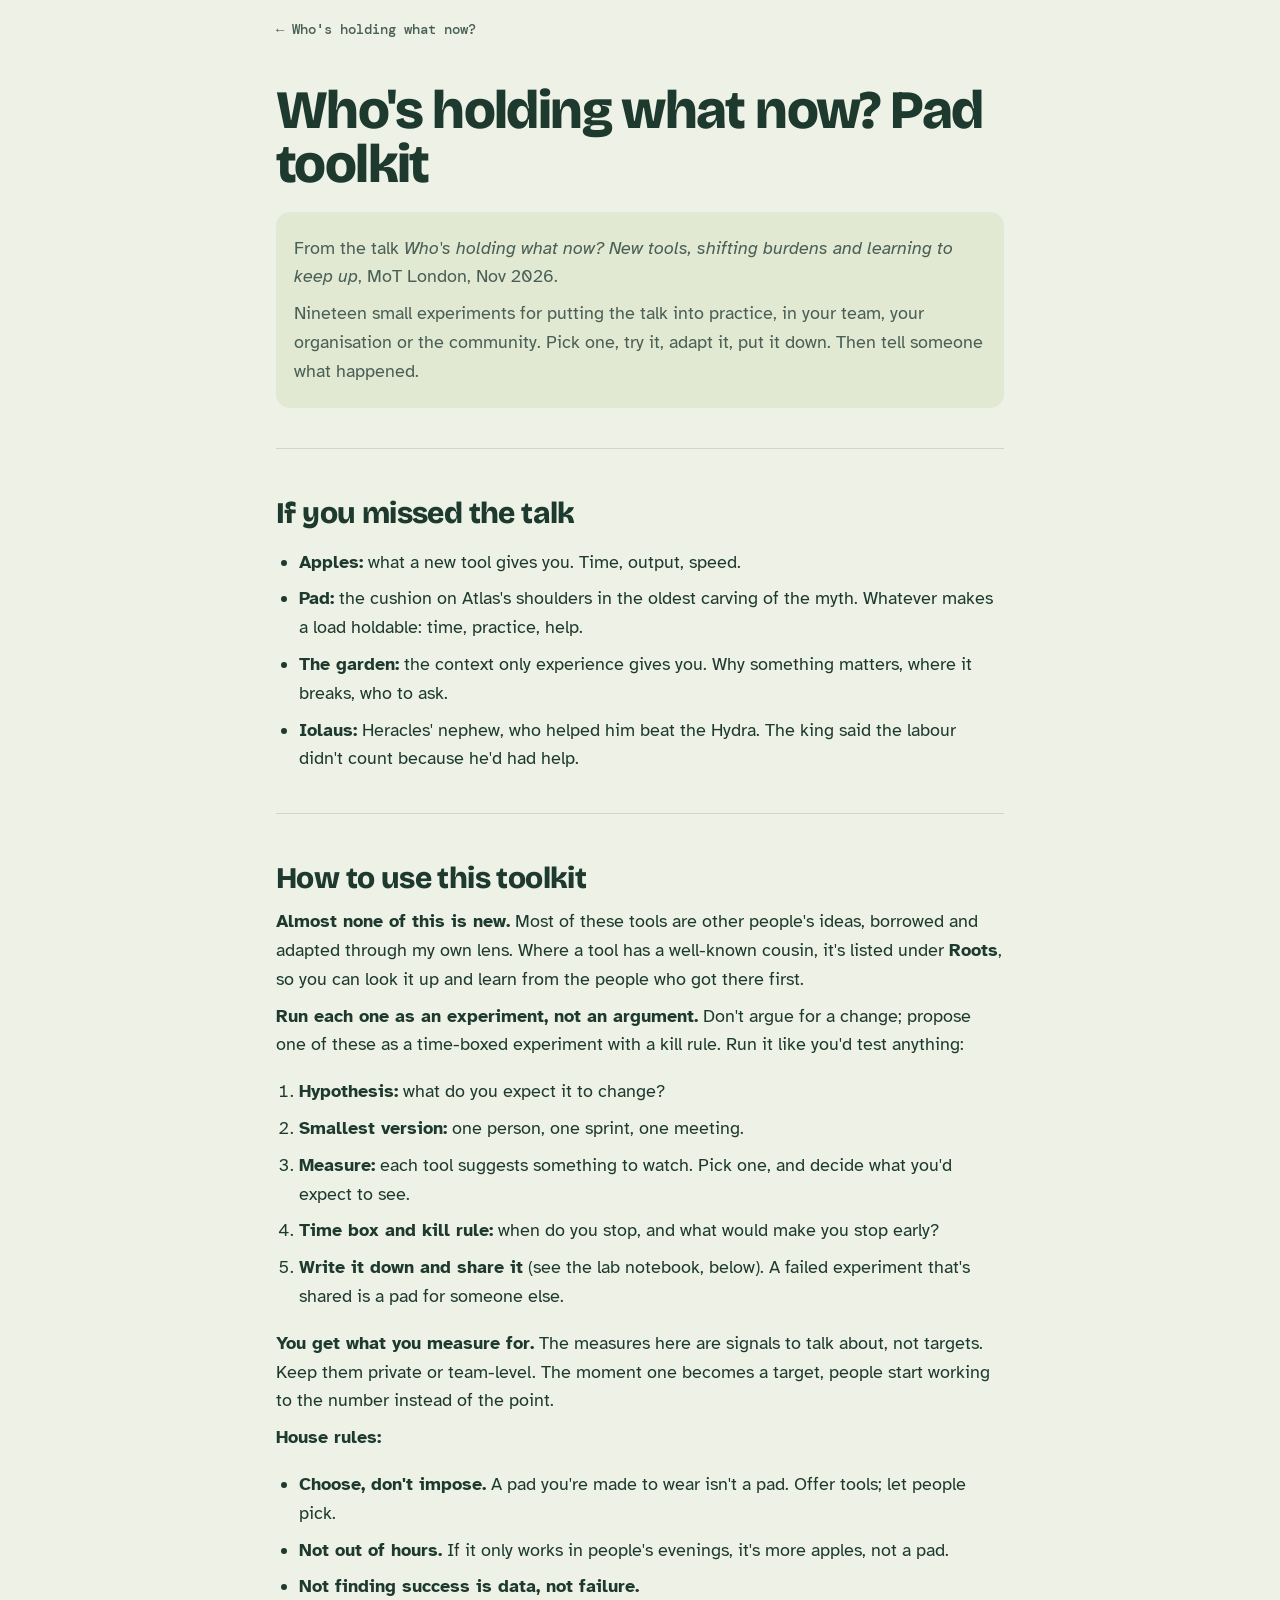
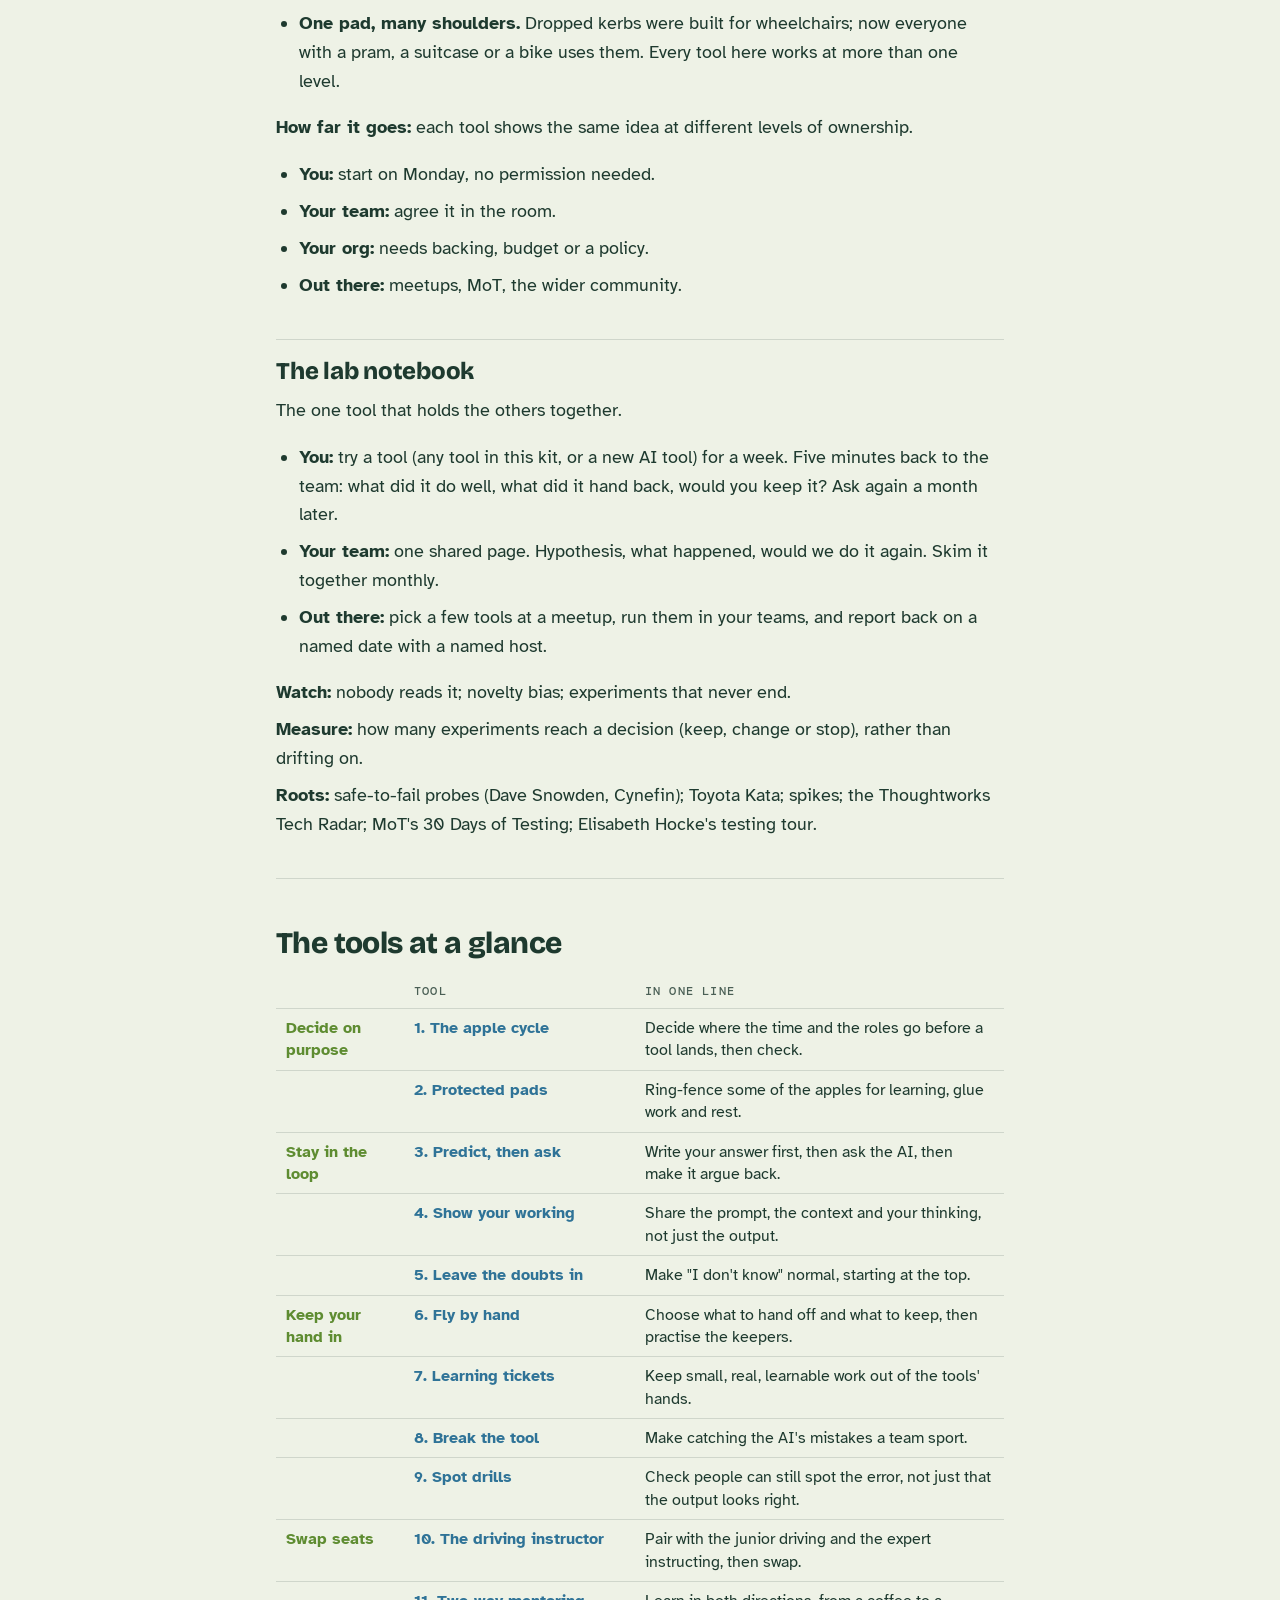
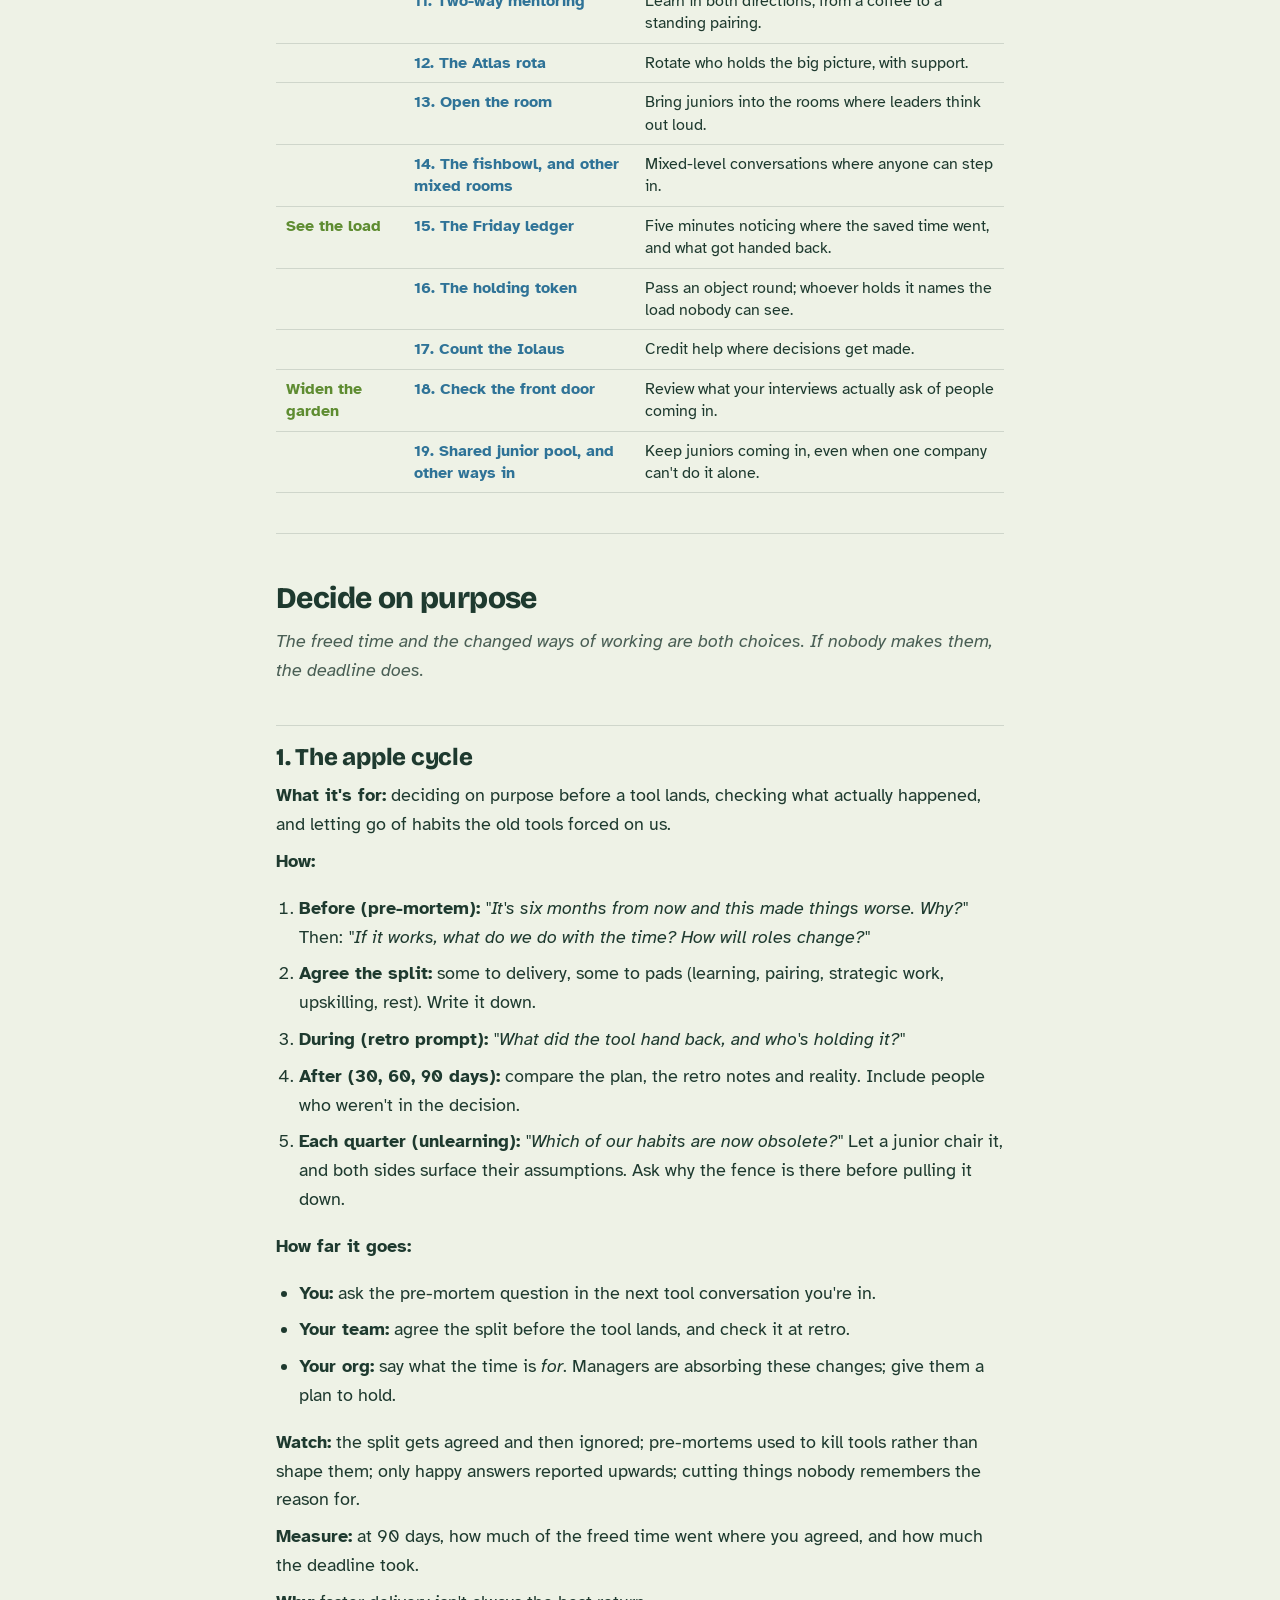
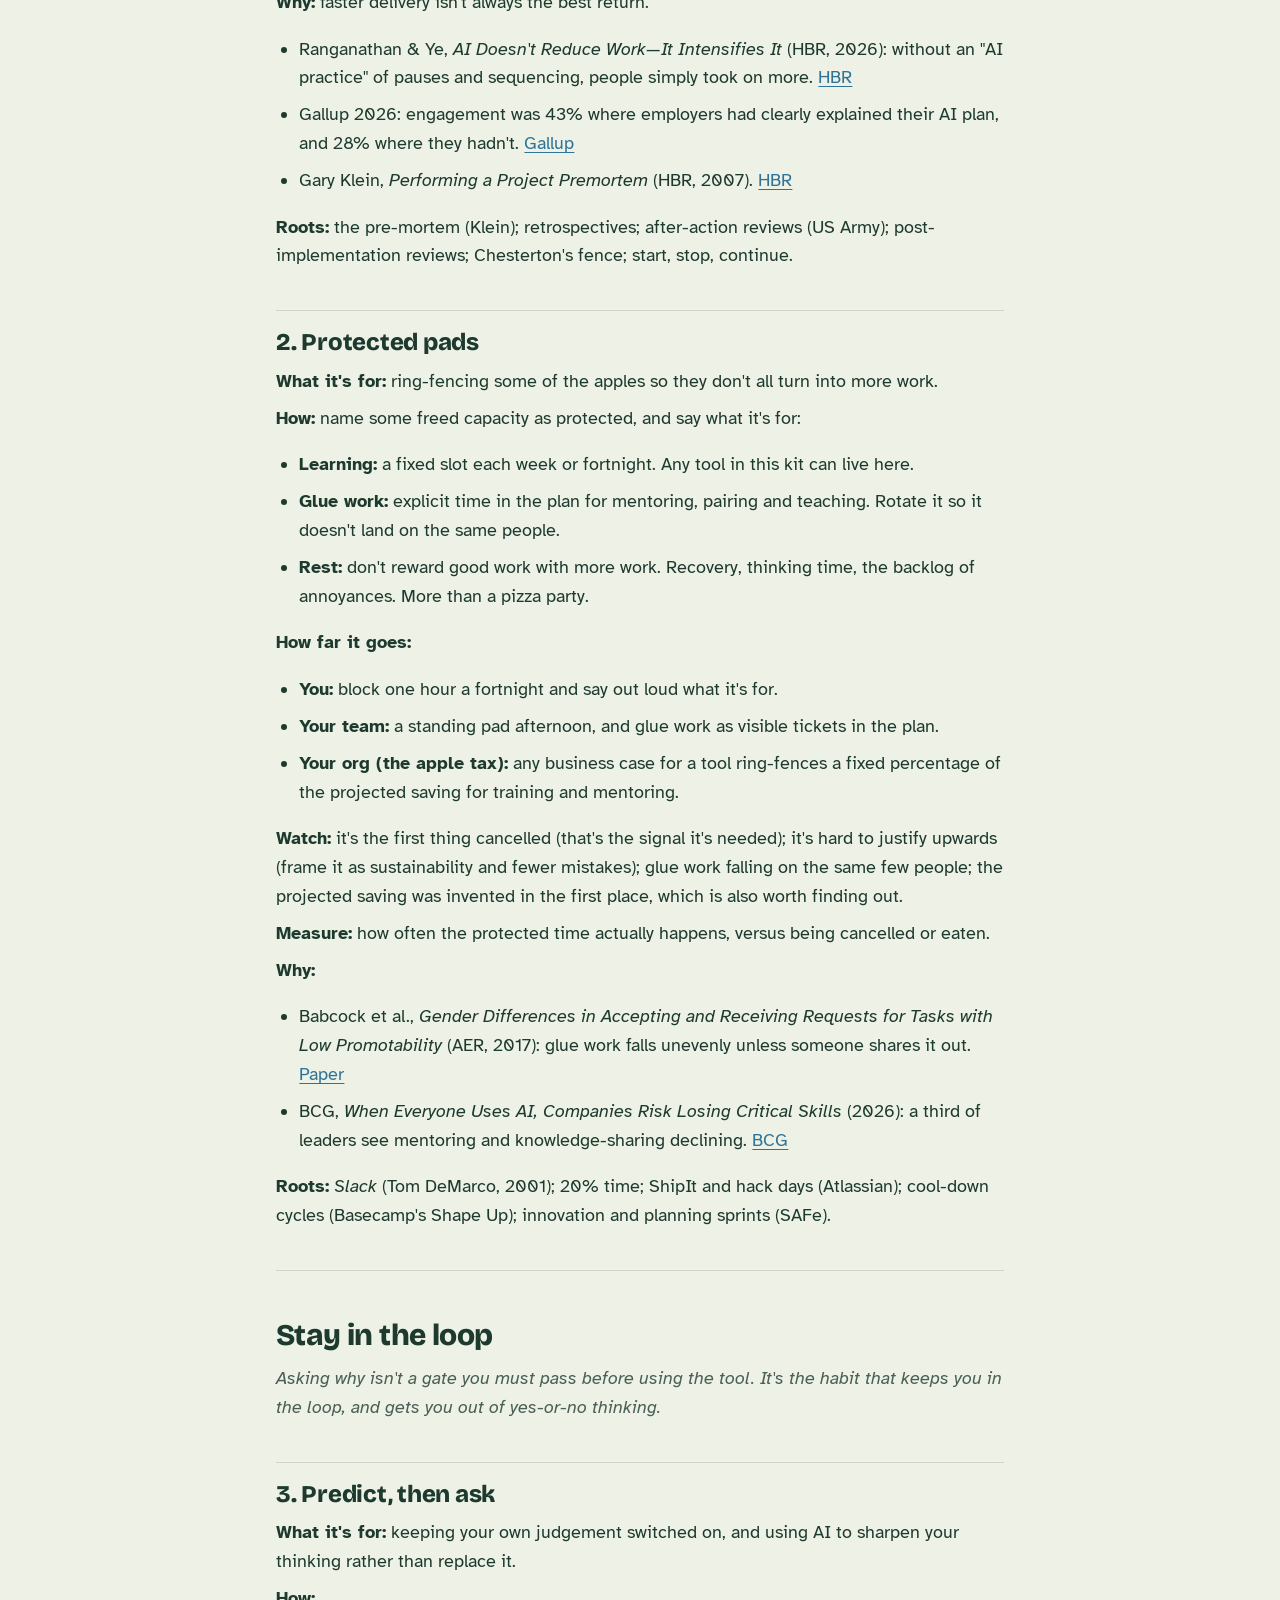
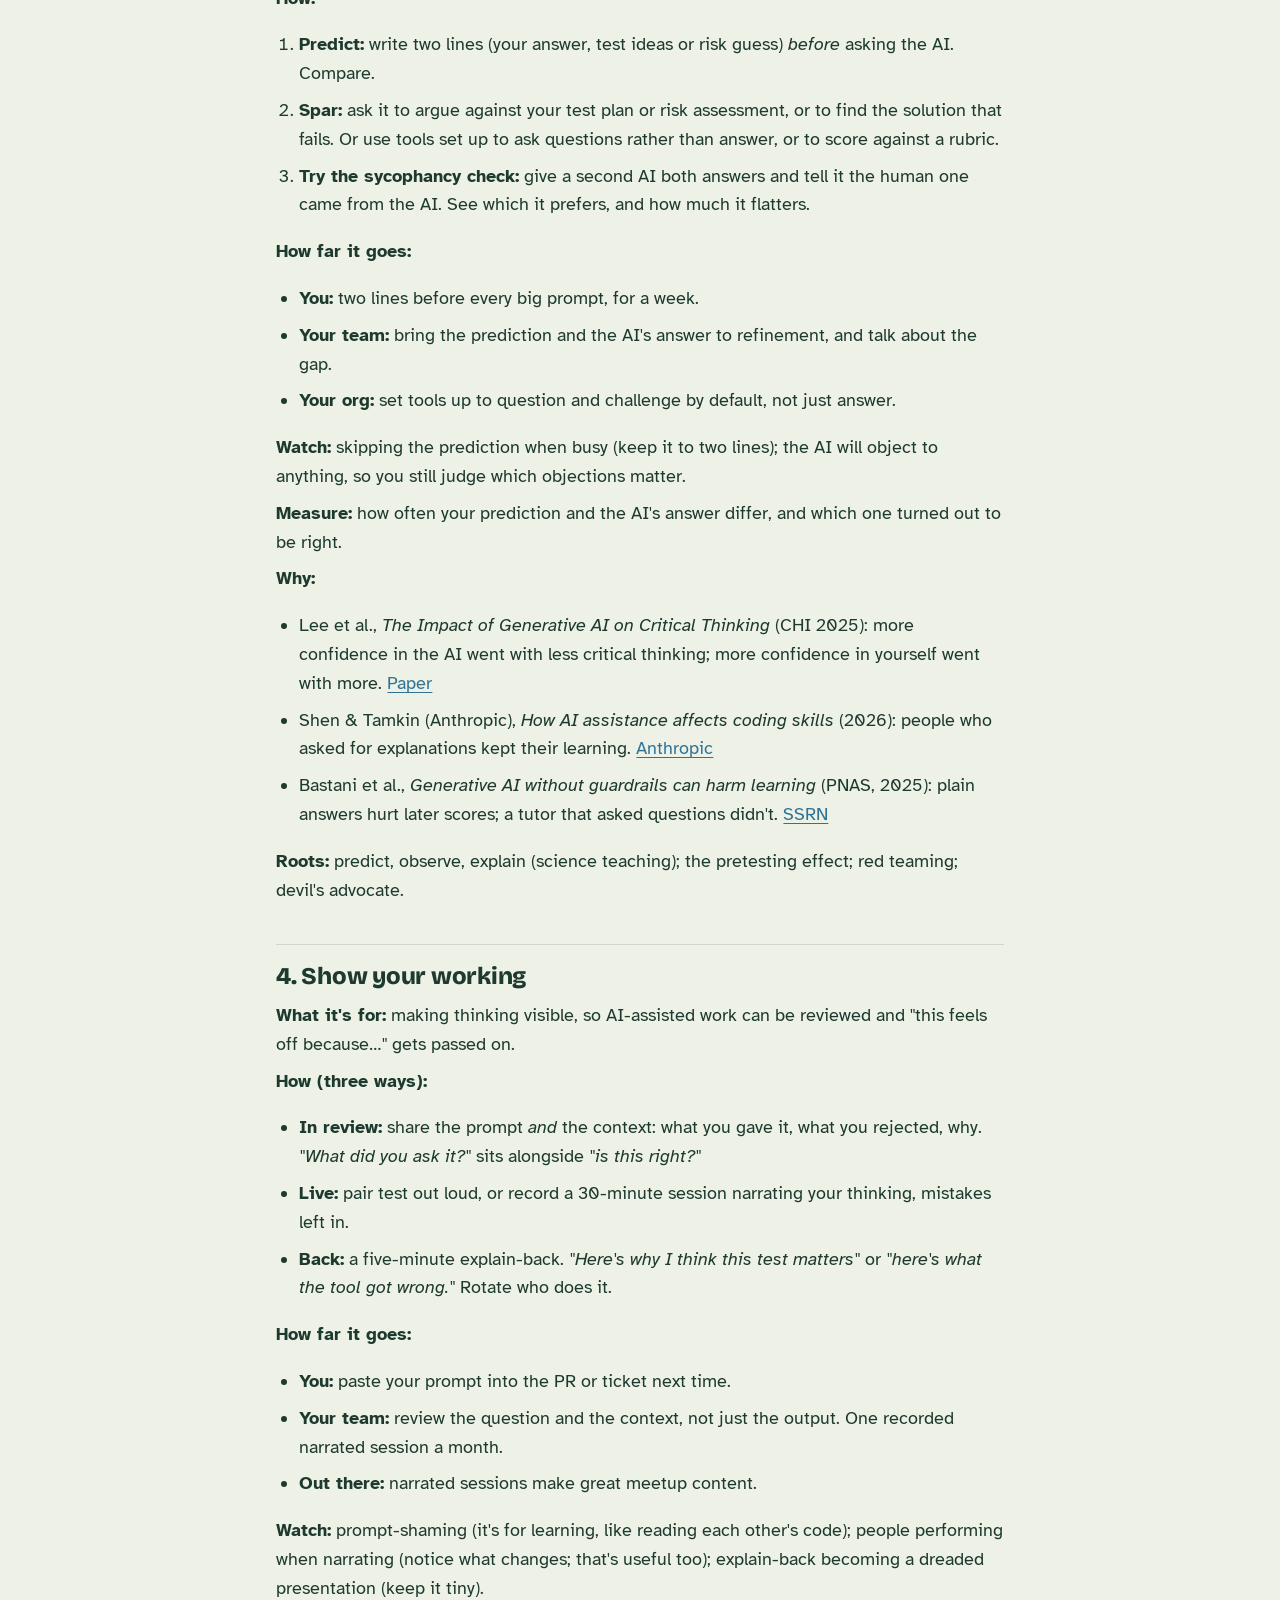
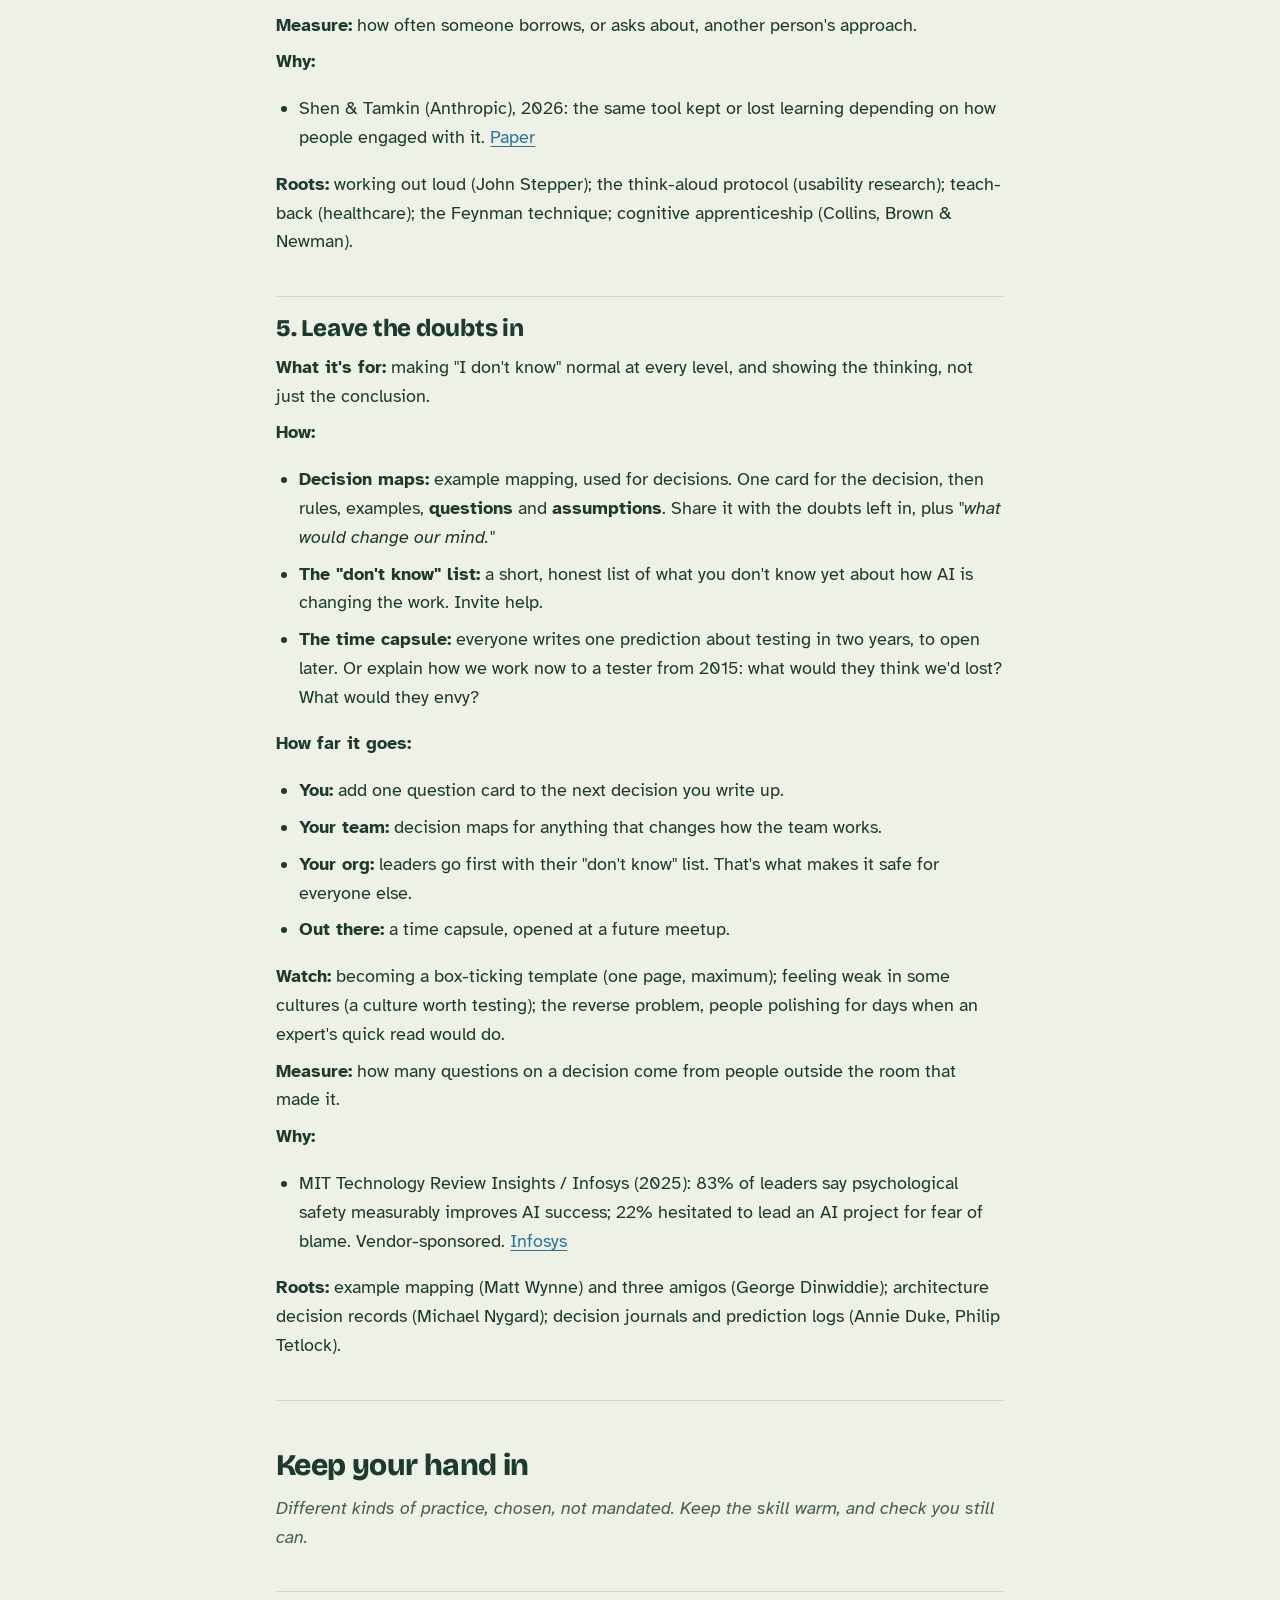
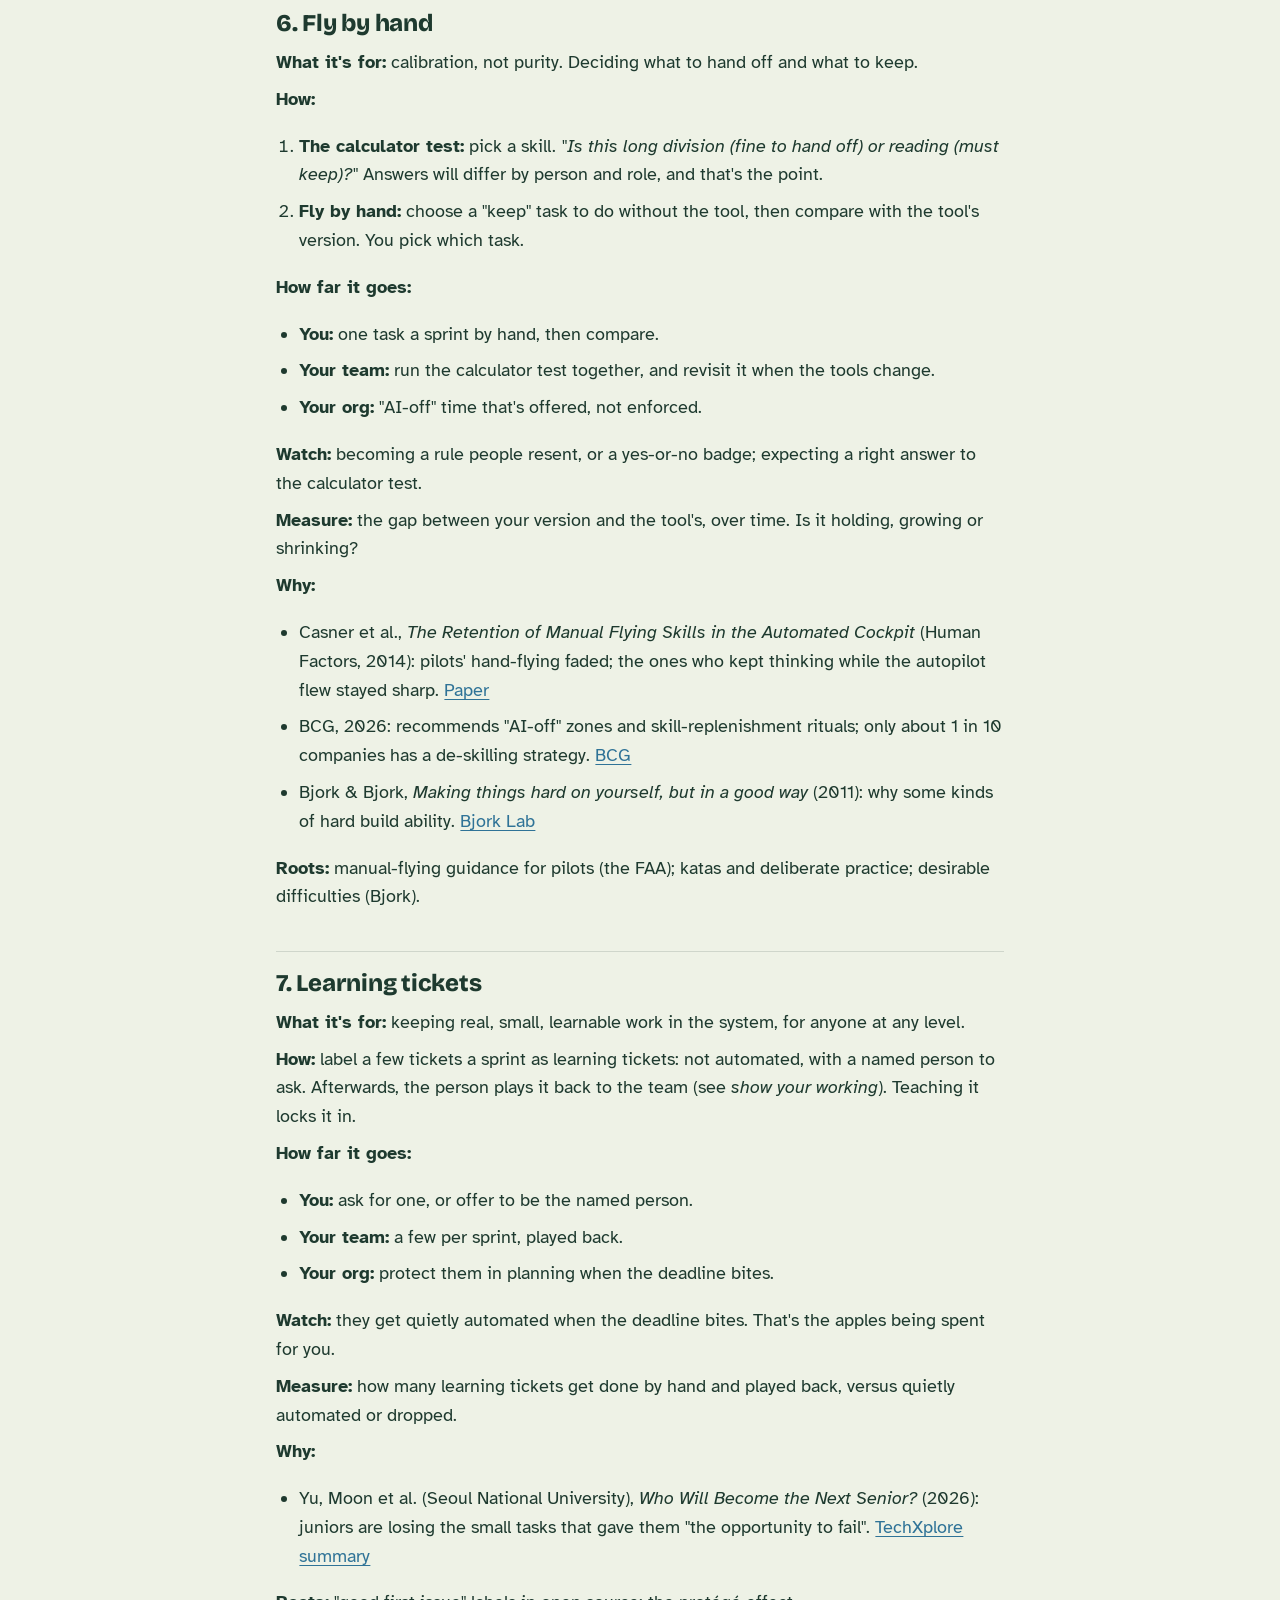
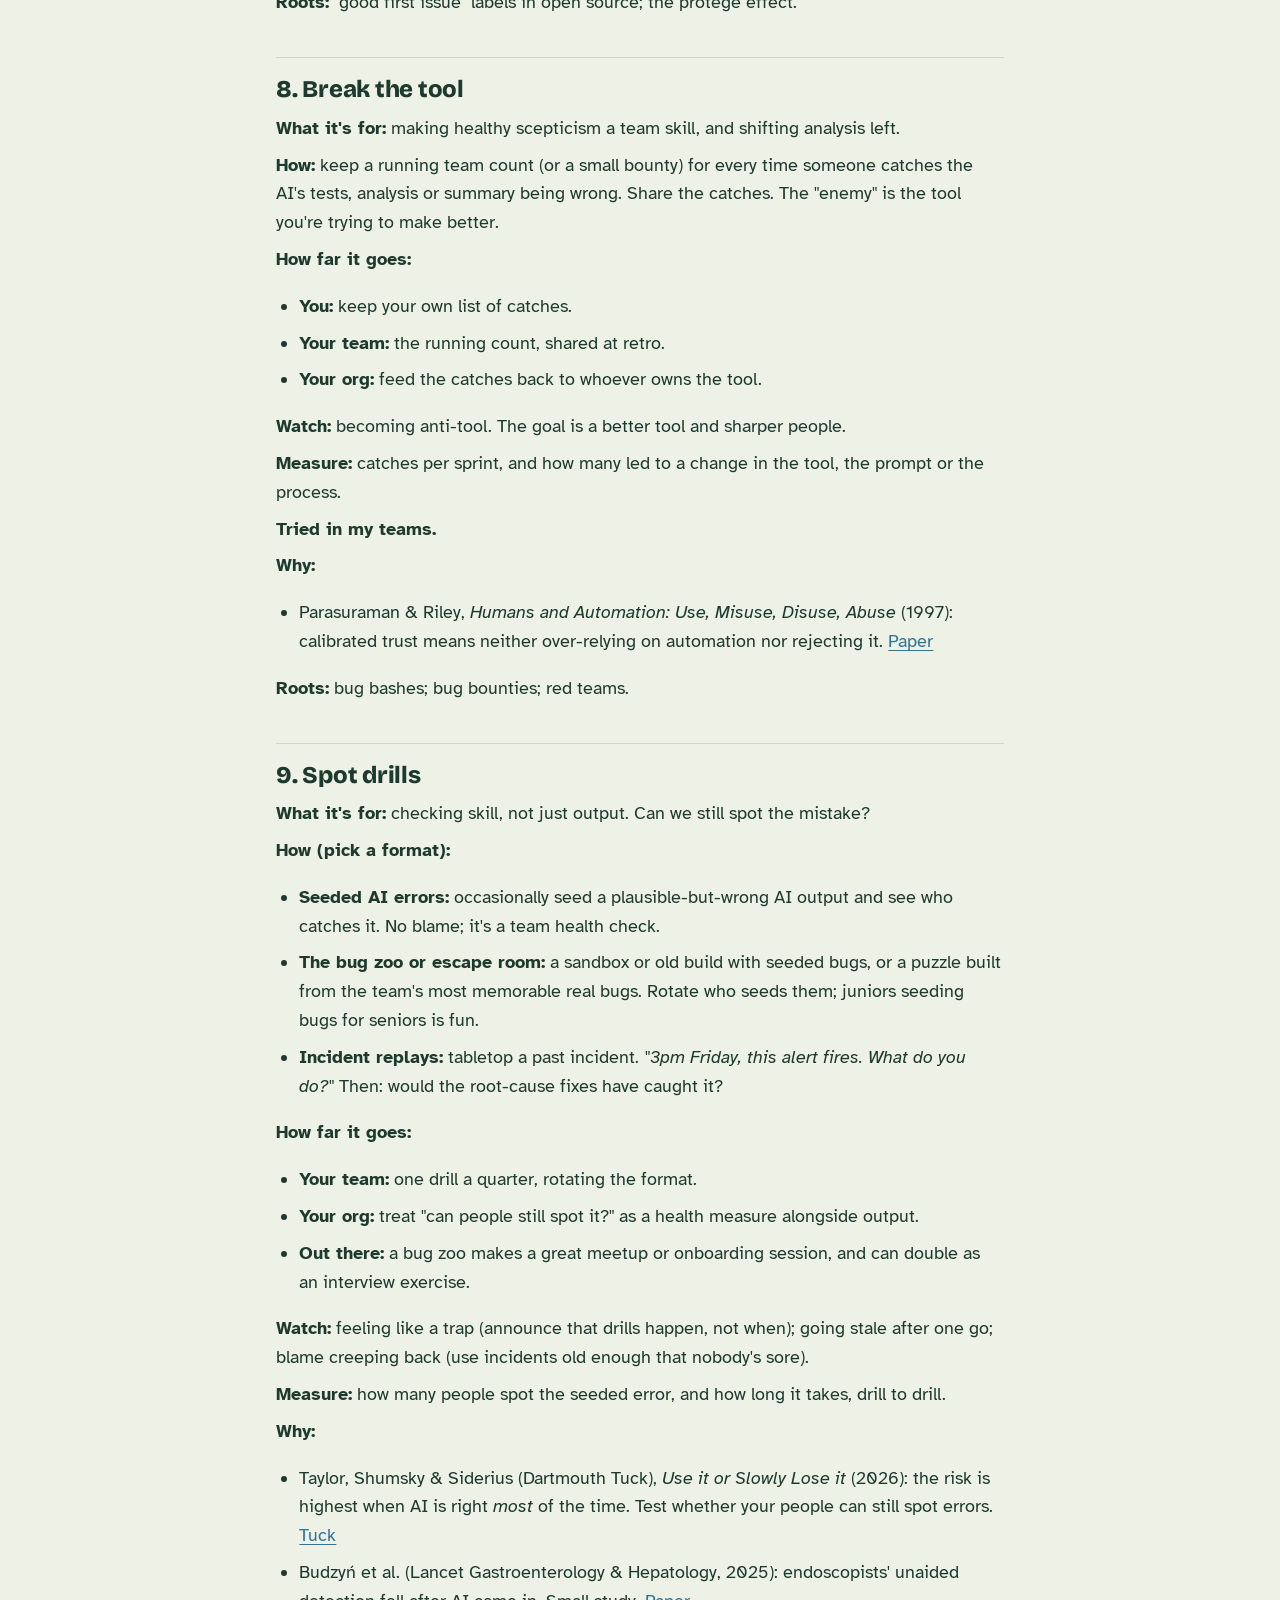
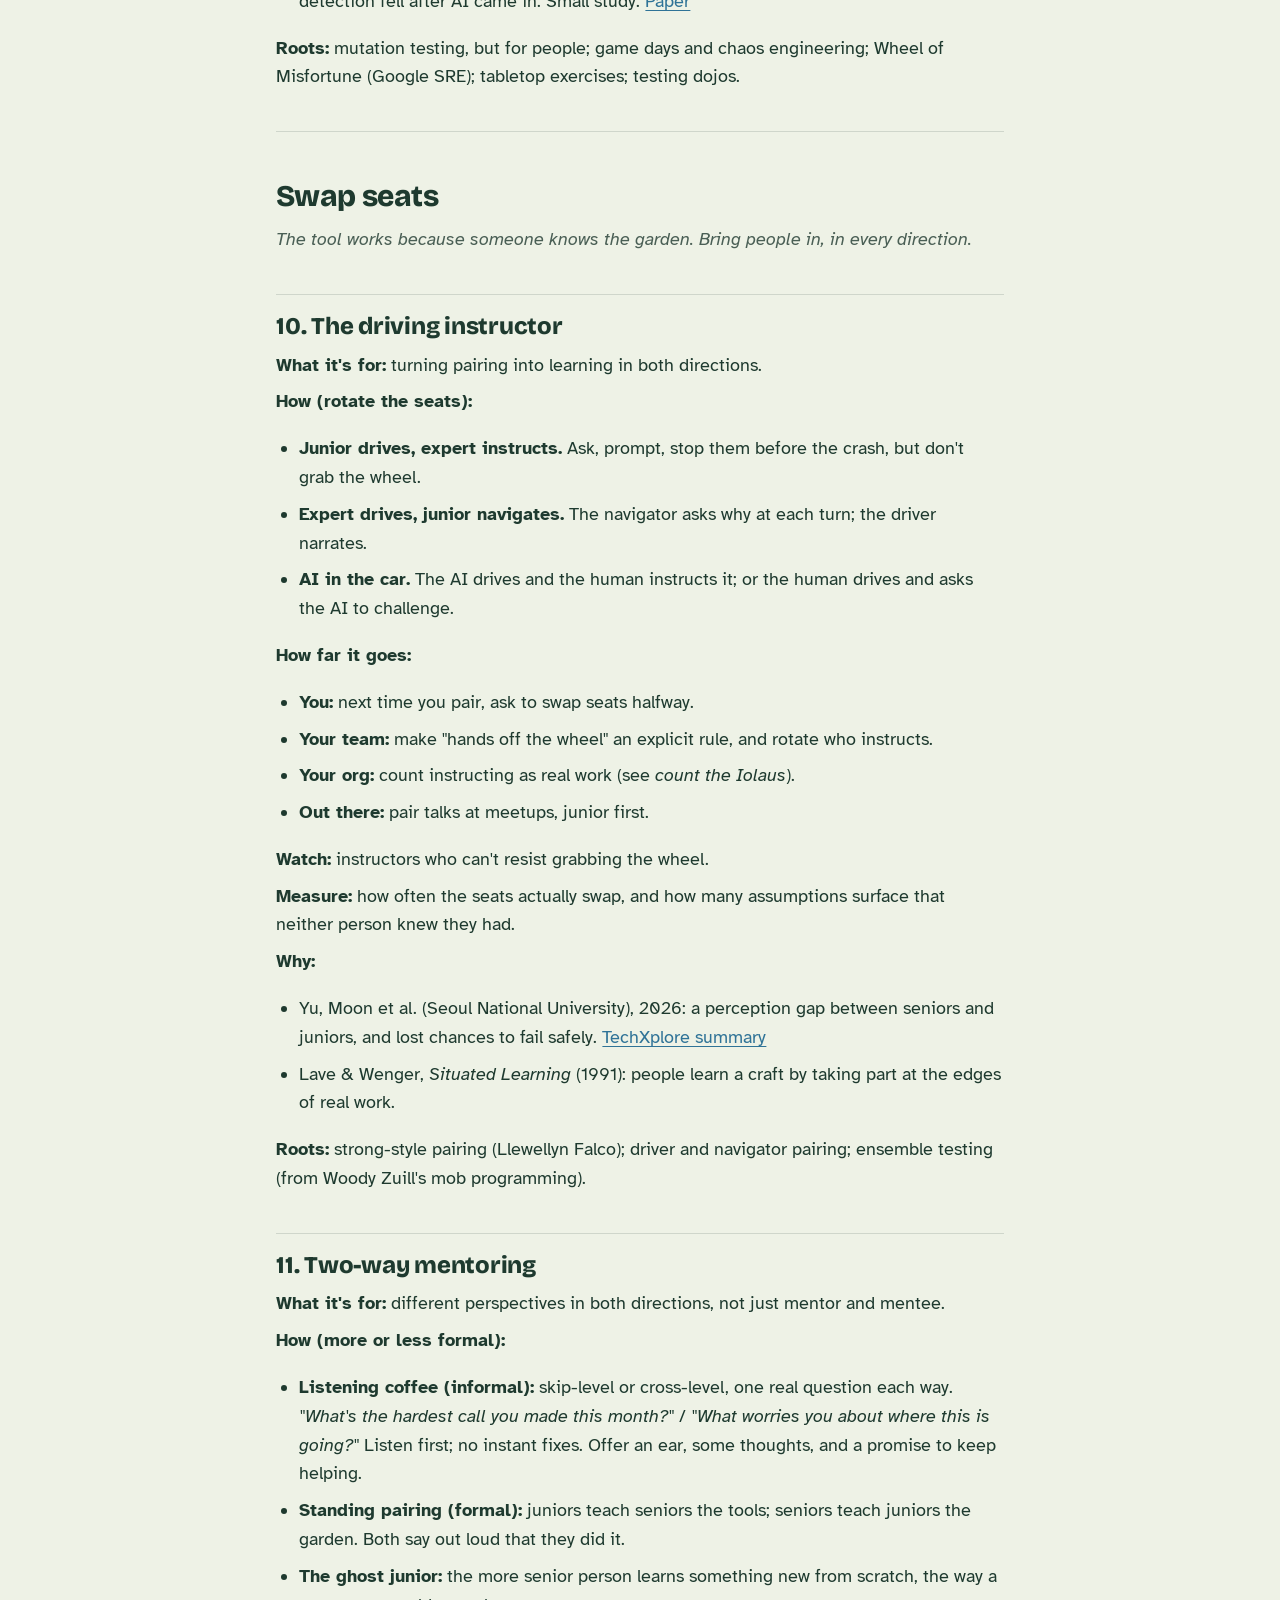
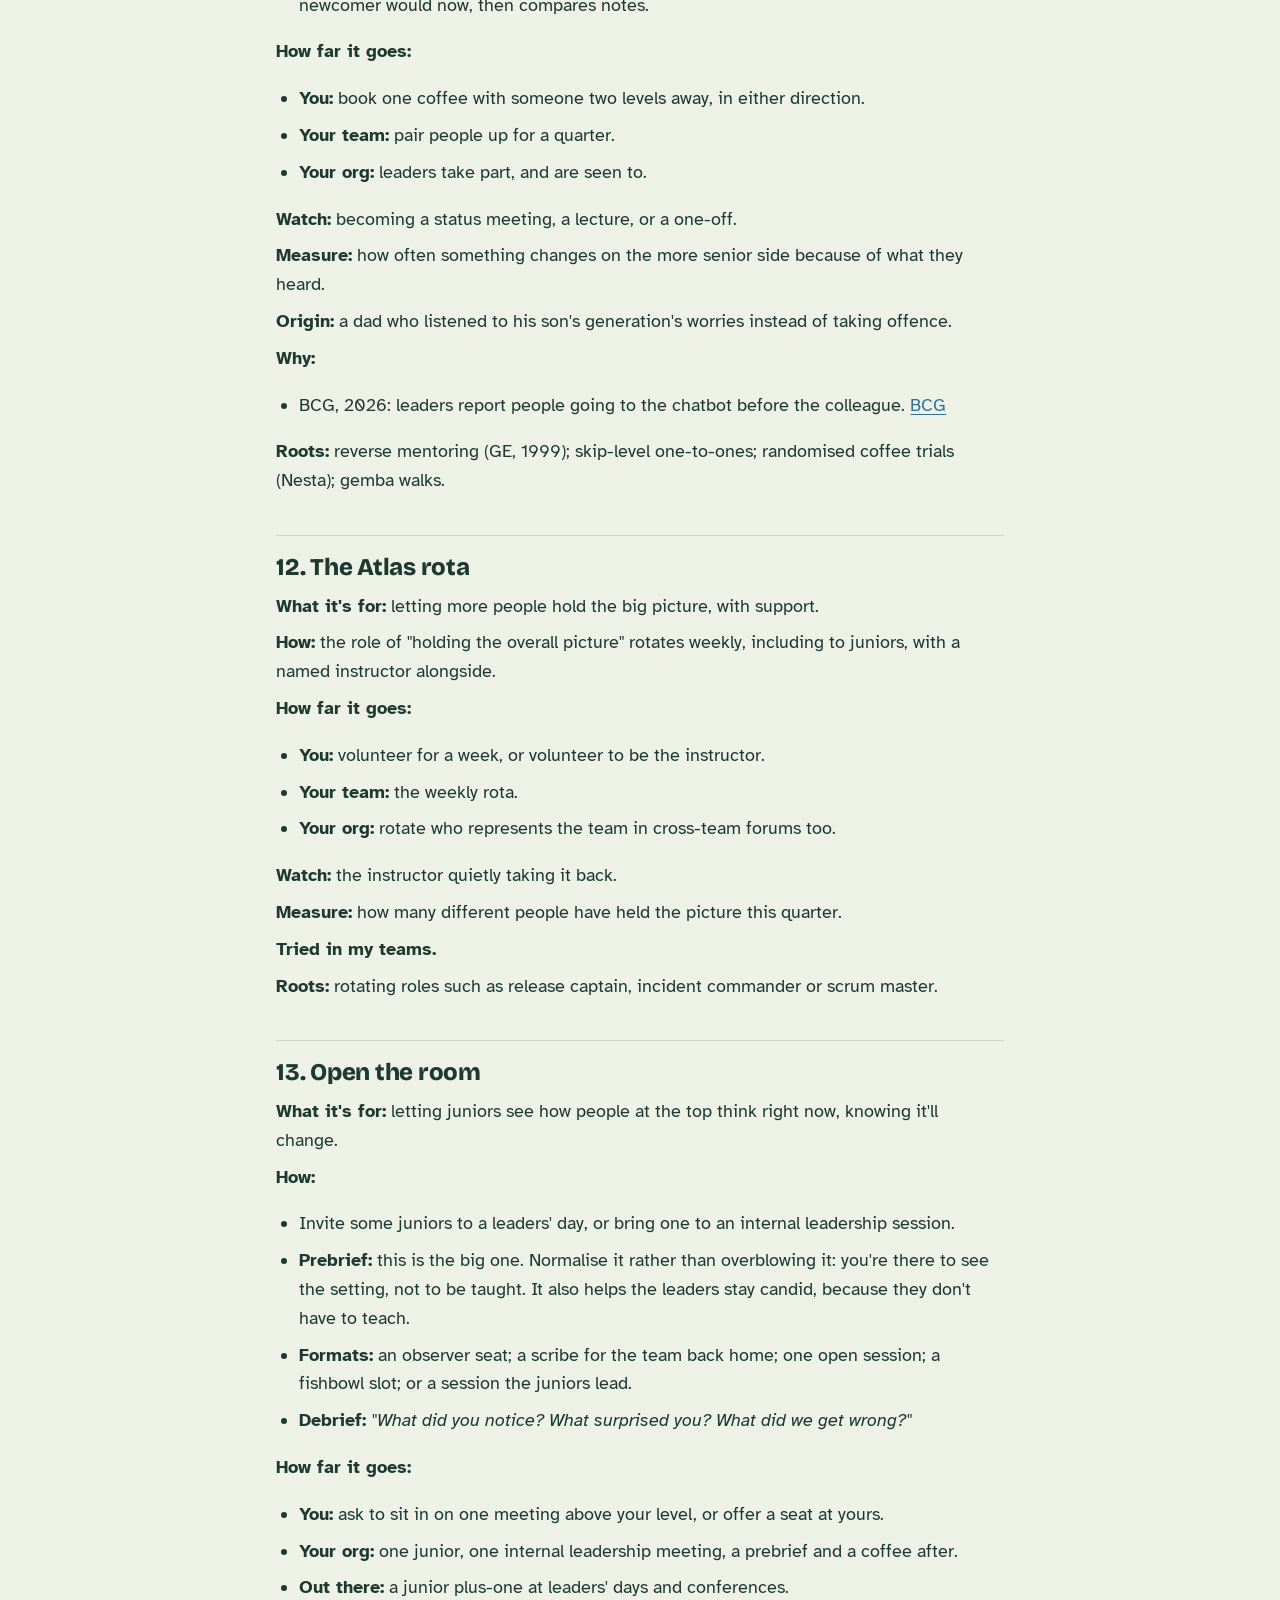
<file: toolkit/index.html>
<!doctype html>
<html lang="en"><head>
<meta charset="utf-8">
<meta name="viewport" content="width=device-width, initial-scale=1">
<title>The pad toolkit · Who's holding what now?</title>
<meta name="theme-color" content="#1E3A2F">
<meta name="apple-mobile-web-app-capable" content="yes">
<meta name="mobile-web-app-capable" content="yes">
<meta name="apple-mobile-web-app-status-bar-style" content="black-translucent">
<meta name="apple-mobile-web-app-title" content="Get a pad">
<link rel="manifest" href="../manifest.webmanifest">
<link rel="icon" href="../icons/icon-192.png">
<link rel="apple-touch-icon" href="../icons/apple-touch-icon.png">

<link rel="preconnect" href="https://fonts.googleapis.com">
<link rel="preconnect" href="https://fonts.gstatic.com" crossorigin>
<link href="https://fonts.googleapis.com/css2?family=Atkinson+Hyperlegible:ital,wght@0,400;0,700;1,400&amp;family=Bricolage+Grotesque:opsz,wght@12..96,400..800&amp;family=DM+Mono:wght@400;500&amp;display=swap" rel="stylesheet">
<link rel="stylesheet" href="../site.css">
<style>
/* back to top: kept in the page so a cached site.css can't hide it */
.totop { position: fixed; right: max(16px, env(safe-area-inset-right)); bottom: max(16px, env(safe-area-inset-bottom));
  padding: 10px 16px; border-radius: 999px; background: var(--ink); color: var(--paper); font: 500 14px/1 var(--mono);
  text-decoration: none; box-shadow: 0 4px 14px rgba(0,0,0,.18); opacity: 0; pointer-events: none; transform: translateY(8px);
  transition: opacity .2s, transform .2s; }
.totop.show { opacity: 1; pointer-events: auto; transform: none; }
.totop:hover, .totop:focus-visible { color: var(--paper); background: var(--moss); }
@media (prefers-reduced-motion: reduce) { .totop { transition: none; } }
</style>
</head>
<body class="toolkit">
<header class="top" id="top"><a href="../">← Who's holding what now?</a></header>
<main class="prose">
<h1>Who's holding what now? Pad toolkit</h1>
<blockquote><p>From the talk <em>Who's holding what now? New tools, shifting burdens and learning to keep up</em>, MoT London, Nov 2026.</p><p>Nineteen small experiments for putting the talk into practice, in your team, your organisation or the community. Pick one, try it, adapt it, put it down. Then tell someone what happened.</p></blockquote>
<hr>
<h2 id="if-you-missed-the-talk">If you missed the talk</h2>
<ul>
<li><p><strong>Apples:</strong> what a new tool gives you. Time, output, speed.</p></li>
<li><p><strong>Pad:</strong> the cushion on Atlas's shoulders in the oldest carving of the myth. Whatever makes a load holdable: time, practice, help.</p></li>
<li><p><strong>The garden:</strong> the context only experience gives you. Why something matters, where it breaks, who to ask.</p></li>
<li><p><strong>Iolaus:</strong> Heracles' nephew, who helped him beat the Hydra. The king said the labour didn't count because he'd had help.</p></li>
</ul>
<hr>
<h2 id="how-to-use-this-toolkit">How to use this toolkit</h2>
<p><strong>Almost none of this is new.</strong> Most of these tools are other people's ideas, borrowed and adapted through my own lens. Where a tool has a well-known cousin, it's listed under <strong>Roots</strong>, so you can look it up and learn from the people who got there first.</p>
<p><strong>Run each one as an experiment, not an argument.</strong> Don't argue for a change; propose one of these as a time-boxed experiment with a kill rule. Run it like you'd test anything:</p>
<ol>
<li><p><strong>Hypothesis:</strong> what do you expect it to change?</p></li>
<li><p><strong>Smallest version:</strong> one person, one sprint, one meeting.</p></li>
<li><p><strong>Measure:</strong> each tool suggests something to watch. Pick one, and decide what you'd expect to see.</p></li>
<li><p><strong>Time box and kill rule:</strong> when do you stop, and what would make you stop early?</p></li>
<li><p><strong>Write it down and share it</strong> (see the lab notebook, below). A failed experiment that's shared is a pad for someone else.</p></li>
</ol>
<p><strong>You get what you measure for.</strong> The measures here are signals to talk about, not targets. Keep them private or team-level. The moment one becomes a target, people start working to the number instead of the point.</p>
<p><strong>House rules:</strong></p>
<ul>
<li><p><strong>Choose, don't impose.</strong> A pad you're made to wear isn't a pad. Offer tools; let people pick.</p></li>
<li><p><strong>Not out of hours.</strong> If it only works in people's evenings, it's more apples, not a pad.</p></li>
<li><p><strong>Not finding success is data, not failure.</strong></p></li>
<li><p><strong>One pad, many shoulders.</strong> Dropped kerbs were built for wheelchairs; now everyone with a pram, a suitcase or a bike uses them. Every tool here works at more than one level.</p></li>
</ul>
<p><strong>How far it goes:</strong> each tool shows the same idea at different levels of ownership.</p>
<ul>
<li><p><strong>You:</strong> start on Monday, no permission needed.</p></li>
<li><p><strong>Your team:</strong> agree it in the room.</p></li>
<li><p><strong>Your org:</strong> needs backing, budget or a policy.</p></li>
<li><p><strong>Out there:</strong> meetups, MoT, the wider community.</p></li>
</ul>
<h3 id="the-lab-notebook">The lab notebook</h3>
<p>The one tool that holds the others together.</p>
<ul>
<li><p><strong>You:</strong> try a tool (any tool in this kit, or a new AI tool) for a week. Five minutes back to the team: what did it do well, what did it hand back, would you keep it? Ask again a month later.</p></li>
<li><p><strong>Your team:</strong> one shared page. Hypothesis, what happened, would we do it again. Skim it together monthly.</p></li>
<li><p><strong>Out there:</strong> pick a few tools at a meetup, run them in your teams, and report back on a named date with a named host.</p></li>
</ul>
<p><strong>Watch:</strong> nobody reads it; novelty bias; experiments that never end.</p>
<p><strong>Measure:</strong> how many experiments reach a decision (keep, change or stop), rather than drifting on.</p>
<p><strong>Roots:</strong> safe-to-fail probes (Dave Snowden, Cynefin); Toyota Kata; spikes; the Thoughtworks Tech Radar; MoT's 30 Days of Testing; Elisabeth Hocke's testing tour.</p>
<hr>
<h2 id="the-tools-at-a-glance">The tools at a glance</h2>
<div class="table"><table><thead><tr><th></th><th>Tool</th><th>In one line</th></tr></thead><tbody>
<tr><td><strong>Decide on purpose</strong></td><td><a href="#1-the-apple-cycle">1. The apple cycle</a></td><td>Decide where the time and the roles go before a tool lands, then check.</td></tr>
<tr><td></td><td><a href="#2-protected-pads">2. Protected pads</a></td><td>Ring-fence some of the apples for learning, glue work and rest.</td></tr>
<tr><td><strong>Stay in the loop</strong></td><td><a href="#3-predict-then-ask">3. Predict, then ask</a></td><td>Write your answer first, then ask the AI, then make it argue back.</td></tr>
<tr><td></td><td><a href="#4-show-your-working">4. Show your working</a></td><td>Share the prompt, the context and your thinking, not just the output.</td></tr>
<tr><td></td><td><a href="#5-leave-the-doubts-in">5. Leave the doubts in</a></td><td>Make "I don't know" normal, starting at the top.</td></tr>
<tr><td><strong>Keep your hand in</strong></td><td><a href="#6-fly-by-hand">6. Fly by hand</a></td><td>Choose what to hand off and what to keep, then practise the keepers.</td></tr>
<tr><td></td><td><a href="#7-learning-tickets">7. Learning tickets</a></td><td>Keep small, real, learnable work out of the tools' hands.</td></tr>
<tr><td></td><td><a href="#8-break-the-tool">8. Break the tool</a></td><td>Make catching the AI's mistakes a team sport.</td></tr>
<tr><td></td><td><a href="#9-spot-drills">9. Spot drills</a></td><td>Check people can still spot the error, not just that the output looks right.</td></tr>
<tr><td><strong>Swap seats</strong></td><td><a href="#10-the-driving-instructor">10. The driving instructor</a></td><td>Pair with the junior driving and the expert instructing, then swap.</td></tr>
<tr><td></td><td><a href="#11-two-way-mentoring">11. Two-way mentoring</a></td><td>Learn in both directions, from a coffee to a standing pairing.</td></tr>
<tr><td></td><td><a href="#12-the-atlas-rota">12. The Atlas rota</a></td><td>Rotate who holds the big picture, with support.</td></tr>
<tr><td></td><td><a href="#13-open-the-room">13. Open the room</a></td><td>Bring juniors into the rooms where leaders think out loud.</td></tr>
<tr><td></td><td><a href="#14-the-fishbowl-and-other-mixed-rooms">14. The fishbowl, and other mixed rooms</a></td><td>Mixed-level conversations where anyone can step in.</td></tr>
<tr><td><strong>See the load</strong></td><td><a href="#15-the-friday-ledger">15. The Friday ledger</a></td><td>Five minutes noticing where the saved time went, and what got handed back.</td></tr>
<tr><td></td><td><a href="#16-the-holding-token">16. The holding token</a></td><td>Pass an object round; whoever holds it names the load nobody can see.</td></tr>
<tr><td></td><td><a href="#17-count-the-iolaus">17. Count the Iolaus</a></td><td>Credit help where decisions get made.</td></tr>
<tr><td><strong>Widen the garden</strong></td><td><a href="#18-check-the-front-door">18. Check the front door</a></td><td>Review what your interviews actually ask of people coming in.</td></tr>
<tr><td></td><td><a href="#19-shared-junior-pool-and-other-ways-in">19. Shared junior pool, and other ways in</a></td><td>Keep juniors coming in, even when one company can't do it alone.</td></tr>
</tbody></table></div>
<hr>
<h2 id="decide-on-purpose">Decide on purpose</h2>
<p><em>The freed time and the changed ways of working are both choices. If nobody makes them, the deadline does.</em></p>
<h3 id="1-the-apple-cycle">1. The apple cycle</h3>
<p><strong>What it's for:</strong> deciding on purpose before a tool lands, checking what actually happened, and letting go of habits the old tools forced on us.</p>
<p><strong>How:</strong></p>
<ol>
<li><p><strong>Before (pre-mortem):</strong> <em>"It's six months from now and this made things worse. Why?"</em> Then: <em>"If it works, what do we do with the time? How will roles change?"</em></p></li>
<li><p><strong>Agree the split:</strong> some to delivery, some to pads (learning, pairing, strategic work, upskilling, rest). Write it down.</p></li>
<li><p><strong>During (retro prompt):</strong> <em>"What did the tool hand back, and who's holding it?"</em></p></li>
<li><p><strong>After (30, 60, 90 days):</strong> compare the plan, the retro notes and reality. Include people who weren't in the decision.</p></li>
<li><p><strong>Each quarter (unlearning):</strong> <em>"Which of our habits are now obsolete?"</em> Let a junior chair it, and both sides surface their assumptions. Ask why the fence is there before pulling it down.</p></li>
</ol>
<p><strong>How far it goes:</strong></p>
<ul>
<li><p><strong>You:</strong> ask the pre-mortem question in the next tool conversation you're in.</p></li>
<li><p><strong>Your team:</strong> agree the split before the tool lands, and check it at retro.</p></li>
<li><p><strong>Your org:</strong> say what the time is <em>for</em>. Managers are absorbing these changes; give them a plan to hold.</p></li>
</ul>
<p><strong>Watch:</strong> the split gets agreed and then ignored; pre-mortems used to kill tools rather than shape them; only happy answers reported upwards; cutting things nobody remembers the reason for.</p>
<p><strong>Measure:</strong> at 90 days, how much of the freed time went where you agreed, and how much the deadline took.</p>
<p><strong>Why:</strong> faster delivery isn't always the best return.</p>
<ul>
<li><p>Ranganathan &amp; Ye, <em>AI Doesn't Reduce Work—It Intensifies It</em> (HBR, 2026): without an "AI practice" of pauses and sequencing, people simply took on more. <a href="https://hbr.org/2026/02/ai-doesnt-reduce-work-it-intensifies-it" target="_blank" rel="noopener">HBR</a></p></li>
<li><p>Gallup 2026: engagement was 43% where employers had clearly explained their AI plan, and 28% where they hadn't. <a href="https://www.gallup.com/workplace/712433/employee-engagement-remains-flat-adoption-accelerates.aspx" target="_blank" rel="noopener">Gallup</a></p></li>
<li><p>Gary Klein, <em>Performing a Project Premortem</em> (HBR, 2007). <a href="https://hbr.org/2007/09/performing-a-project-premortem" target="_blank" rel="noopener">HBR</a></p></li>
</ul>
<p><strong>Roots:</strong> the pre-mortem (Klein); retrospectives; after-action reviews (US Army); post-implementation reviews; Chesterton's fence; start, stop, continue.</p>
<h3 id="2-protected-pads">2. Protected pads</h3>
<p><strong>What it's for:</strong> ring-fencing some of the apples so they don't all turn into more work.</p>
<p><strong>How:</strong> name some freed capacity as protected, and say what it's for:</p>
<ul>
<li><p><strong>Learning:</strong> a fixed slot each week or fortnight. Any tool in this kit can live here.</p></li>
<li><p><strong>Glue work:</strong> explicit time in the plan for mentoring, pairing and teaching. Rotate it so it doesn't land on the same people.</p></li>
<li><p><strong>Rest:</strong> don't reward good work with more work. Recovery, thinking time, the backlog of annoyances. More than a pizza party.</p></li>
</ul>
<p><strong>How far it goes:</strong></p>
<ul>
<li><p><strong>You:</strong> block one hour a fortnight and say out loud what it's for.</p></li>
<li><p><strong>Your team:</strong> a standing pad afternoon, and glue work as visible tickets in the plan.</p></li>
<li><p><strong>Your org (the apple tax):</strong> any business case for a tool ring-fences a fixed percentage of the projected saving for training and mentoring.</p></li>
</ul>
<p><strong>Watch:</strong> it's the first thing cancelled (that's the signal it's needed); it's hard to justify upwards (frame it as sustainability and fewer mistakes); glue work falling on the same few people; the projected saving was invented in the first place, which is also worth finding out.</p>
<p><strong>Measure:</strong> how often the protected time actually happens, versus being cancelled or eaten.</p>
<p><strong>Why:</strong></p>
<ul>
<li><p>Babcock et al., <em>Gender Differences in Accepting and Receiving Requests for Tasks with Low Promotability</em> (AER, 2017): glue work falls unevenly unless someone shares it out. <a href="https://doi.org/10.1257/aer.20141734" target="_blank" rel="noopener">Paper</a></p></li>
<li><p>BCG, <em>When Everyone Uses AI, Companies Risk Losing Critical Skills</em> (2026): a third of leaders see mentoring and knowledge-sharing declining. <a href="https://www.bcg.com/publications/2026/when-everyone-uses-ai-companies-risk-critical-skills" target="_blank" rel="noopener">BCG</a></p></li>
</ul>
<p><strong>Roots:</strong> <em>Slack</em> (Tom DeMarco, 2001); 20% time; ShipIt and hack days (Atlassian); cool-down cycles (Basecamp's Shape Up); innovation and planning sprints (SAFe).</p>
<hr>
<h2 id="stay-in-the-loop">Stay in the loop</h2>
<p><em>Asking why isn't a gate you must pass before using the tool. It's the habit that keeps you in the loop, and gets you out of yes-or-no thinking.</em></p>
<h3 id="3-predict-then-ask">3. Predict, then ask</h3>
<p><strong>What it's for:</strong> keeping your own judgement switched on, and using AI to sharpen your thinking rather than replace it.</p>
<p><strong>How:</strong></p>
<ol>
<li><p><strong>Predict:</strong> write two lines (your answer, test ideas or risk guess) <em>before</em> asking the AI. Compare.</p></li>
<li><p><strong>Spar:</strong> ask it to argue against your test plan or risk assessment, or to find the solution that fails. Or use tools set up to ask questions rather than answer, or to score against a rubric.</p></li>
<li><p><strong>Try the sycophancy check:</strong> give a second AI both answers and tell it the human one came from the AI. See which it prefers, and how much it flatters.</p></li>
</ol>
<p><strong>How far it goes:</strong></p>
<ul>
<li><p><strong>You:</strong> two lines before every big prompt, for a week.</p></li>
<li><p><strong>Your team:</strong> bring the prediction and the AI's answer to refinement, and talk about the gap.</p></li>
<li><p><strong>Your org:</strong> set tools up to question and challenge by default, not just answer.</p></li>
</ul>
<p><strong>Watch:</strong> skipping the prediction when busy (keep it to two lines); the AI will object to anything, so you still judge which objections matter.</p>
<p><strong>Measure:</strong> how often your prediction and the AI's answer differ, and which one turned out to be right.</p>
<p><strong>Why:</strong></p>
<ul>
<li><p>Lee et al., <em>The Impact of Generative AI on Critical Thinking</em> (CHI 2025): more confidence in the AI went with less critical thinking; more confidence in yourself went with more. <a href="https://doi.org/10.1145/3706598.3713778" target="_blank" rel="noopener">Paper</a></p></li>
<li><p>Shen &amp; Tamkin (Anthropic), <em>How AI assistance affects coding skills</em> (2026): people who asked for explanations kept their learning. <a href="https://www.anthropic.com/research/AI-assistance-coding-skills" target="_blank" rel="noopener">Anthropic</a></p></li>
<li><p>Bastani et al., <em>Generative AI without guardrails can harm learning</em> (PNAS, 2025): plain answers hurt later scores; a tutor that asked questions didn't. <a href="https://papers.ssrn.com/abstract=4895486" target="_blank" rel="noopener">SSRN</a></p></li>
</ul>
<p><strong>Roots:</strong> predict, observe, explain (science teaching); the pretesting effect; red teaming; devil's advocate.</p>
<h3 id="4-show-your-working">4. Show your working</h3>
<p><strong>What it's for:</strong> making thinking visible, so AI-assisted work can be reviewed and "this feels off because…" gets passed on.</p>
<p><strong>How (three ways):</strong></p>
<ul>
<li><p><strong>In review:</strong> share the prompt <em>and</em> the context: what you gave it, what you rejected, why. <em>"What did you ask it?"</em> sits alongside <em>"is this right?"</em></p></li>
<li><p><strong>Live:</strong> pair test out loud, or record a 30-minute session narrating your thinking, mistakes left in.</p></li>
<li><p><strong>Back:</strong> a five-minute explain-back. <em>"Here's why I think this test matters"</em> or <em>"here's what the tool got wrong."</em> Rotate who does it.</p></li>
</ul>
<p><strong>How far it goes:</strong></p>
<ul>
<li><p><strong>You:</strong> paste your prompt into the PR or ticket next time.</p></li>
<li><p><strong>Your team:</strong> review the question and the context, not just the output. One recorded narrated session a month.</p></li>
<li><p><strong>Out there:</strong> narrated sessions make great meetup content.</p></li>
</ul>
<p><strong>Watch:</strong> prompt-shaming (it's for learning, like reading each other's code); people performing when narrating (notice what changes; that's useful too); explain-back becoming a dreaded presentation (keep it tiny).</p>
<p><strong>Measure:</strong> how often someone borrows, or asks about, another person's approach.</p>
<p><strong>Why:</strong></p>
<ul>
<li><p>Shen &amp; Tamkin (Anthropic), 2026: the same tool kept or lost learning depending on how people engaged with it. <a href="https://www.arxiv.org/pdf/2601.20245" target="_blank" rel="noopener">Paper</a></p></li>
</ul>
<p><strong>Roots:</strong> working out loud (John Stepper); the think-aloud protocol (usability research); teach-back (healthcare); the Feynman technique; cognitive apprenticeship (Collins, Brown &amp; Newman).</p>
<h3 id="5-leave-the-doubts-in">5. Leave the doubts in</h3>
<p><strong>What it's for:</strong> making "I don't know" normal at every level, and showing the thinking, not just the conclusion.</p>
<p><strong>How:</strong></p>
<ul>
<li><p><strong>Decision maps:</strong> example mapping, used for decisions. One card for the decision, then rules, examples, <strong>questions</strong> and <strong>assumptions</strong>. Share it with the doubts left in, plus <em>"what would change our mind."</em></p></li>
<li><p><strong>The "don't know" list:</strong> a short, honest list of what you don't know yet about how AI is changing the work. Invite help.</p></li>
<li><p><strong>The time capsule:</strong> everyone writes one prediction about testing in two years, to open later. Or explain how we work now to a tester from 2015: what would they think we'd lost? What would they envy?</p></li>
</ul>
<p><strong>How far it goes:</strong></p>
<ul>
<li><p><strong>You:</strong> add one question card to the next decision you write up.</p></li>
<li><p><strong>Your team:</strong> decision maps for anything that changes how the team works.</p></li>
<li><p><strong>Your org:</strong> leaders go first with their "don't know" list. That's what makes it safe for everyone else.</p></li>
<li><p><strong>Out there:</strong> a time capsule, opened at a future meetup.</p></li>
</ul>
<p><strong>Watch:</strong> becoming a box-ticking template (one page, maximum); feeling weak in some cultures (a culture worth testing); the reverse problem, people polishing for days when an expert's quick read would do.</p>
<p><strong>Measure:</strong> how many questions on a decision come from people outside the room that made it.</p>
<p><strong>Why:</strong></p>
<ul>
<li><p>MIT Technology Review Insights / Infosys (2025): 83% of leaders say psychological safety measurably improves AI success; 22% hesitated to lead an AI project for fear of blame. Vendor-sponsored. <a href="https://www.infosys.com/services/cloud-cobalt/insights/mit-survey-report-2025.html" target="_blank" rel="noopener">Infosys</a></p></li>
</ul>
<p><strong>Roots:</strong> example mapping (Matt Wynne) and three amigos (George Dinwiddie); architecture decision records (Michael Nygard); decision journals and prediction logs (Annie Duke, Philip Tetlock).</p>
<hr>
<h2 id="keep-your-hand-in">Keep your hand in</h2>
<p><em>Different kinds of practice, chosen, not mandated. Keep the skill warm, and check you still can.</em></p>
<h3 id="6-fly-by-hand">6. Fly by hand</h3>
<p><strong>What it's for:</strong> calibration, not purity. Deciding what to hand off and what to keep.</p>
<p><strong>How:</strong></p>
<ol>
<li><p><strong>The calculator test:</strong> pick a skill. <em>"Is this long division (fine to hand off) or reading (must keep)?"</em> Answers will differ by person and role, and that's the point.</p></li>
<li><p><strong>Fly by hand:</strong> choose a "keep" task to do without the tool, then compare with the tool's version. You pick which task.</p></li>
</ol>
<p><strong>How far it goes:</strong></p>
<ul>
<li><p><strong>You:</strong> one task a sprint by hand, then compare.</p></li>
<li><p><strong>Your team:</strong> run the calculator test together, and revisit it when the tools change.</p></li>
<li><p><strong>Your org:</strong> "AI-off" time that's offered, not enforced.</p></li>
</ul>
<p><strong>Watch:</strong> becoming a rule people resent, or a yes-or-no badge; expecting a right answer to the calculator test.</p>
<p><strong>Measure:</strong> the gap between your version and the tool's, over time. Is it holding, growing or shrinking?</p>
<p><strong>Why:</strong></p>
<ul>
<li><p>Casner et al., <em>The Retention of Manual Flying Skills in the Automated Cockpit</em> (Human Factors, 2014): pilots' hand-flying faded; the ones who kept thinking while the autopilot flew stayed sharp. <a href="https://doi.org/10.1177/0018720814535628" target="_blank" rel="noopener">Paper</a></p></li>
<li><p>BCG, 2026: recommends "AI-off" zones and skill-replenishment rituals; only about 1 in 10 companies has a de-skilling strategy. <a href="https://www.bcg.com/publications/2026/when-everyone-uses-ai-companies-risk-critical-skills" target="_blank" rel="noopener">BCG</a></p></li>
<li><p>Bjork &amp; Bjork, <em>Making things hard on yourself, but in a good way</em> (2011): why some kinds of hard build ability. <a href="https://bjorklab.psych.ucla.edu/research/" target="_blank" rel="noopener">Bjork Lab</a></p></li>
</ul>
<p><strong>Roots:</strong> manual-flying guidance for pilots (the FAA); katas and deliberate practice; desirable difficulties (Bjork).</p>
<h3 id="7-learning-tickets">7. Learning tickets</h3>
<p><strong>What it's for:</strong> keeping real, small, learnable work in the system, for anyone at any level.</p>
<p><strong>How:</strong> label a few tickets a sprint as learning tickets: not automated, with a named person to ask. Afterwards, the person plays it back to the team (see <em>show your working</em>). Teaching it locks it in.</p>
<p><strong>How far it goes:</strong></p>
<ul>
<li><p><strong>You:</strong> ask for one, or offer to be the named person.</p></li>
<li><p><strong>Your team:</strong> a few per sprint, played back.</p></li>
<li><p><strong>Your org:</strong> protect them in planning when the deadline bites.</p></li>
</ul>
<p><strong>Watch:</strong> they get quietly automated when the deadline bites. That's the apples being spent for you.</p>
<p><strong>Measure:</strong> how many learning tickets get done by hand and played back, versus quietly automated or dropped.</p>
<p><strong>Why:</strong></p>
<ul>
<li><p>Yu, Moon et al. (Seoul National University), <em>Who Will Become the Next Senior?</em> (2026): juniors are losing the small tasks that gave them "the opportunity to fail". <a href="https://techxplore.com/news/2026-09-ai-junior-coding-tasks-weaken.html" target="_blank" rel="noopener">TechXplore summary</a></p></li>
</ul>
<p><strong>Roots:</strong> "good first issue" labels in open source; the protégé effect.</p>
<h3 id="8-break-the-tool">8. Break the tool</h3>
<p><strong>What it's for:</strong> making healthy scepticism a team skill, and shifting analysis left.</p>
<p><strong>How:</strong> keep a running team count (or a small bounty) for every time someone catches the AI's tests, analysis or summary being wrong. Share the catches. The "enemy" is the tool you're trying to make better.</p>
<p><strong>How far it goes:</strong></p>
<ul>
<li><p><strong>You:</strong> keep your own list of catches.</p></li>
<li><p><strong>Your team:</strong> the running count, shared at retro.</p></li>
<li><p><strong>Your org:</strong> feed the catches back to whoever owns the tool.</p></li>
</ul>
<p><strong>Watch:</strong> becoming anti-tool. The goal is a better tool and sharper people.</p>
<p><strong>Measure:</strong> catches per sprint, and how many led to a change in the tool, the prompt or the process.</p>
<p><strong>Tried in my teams.</strong></p>
<p><strong>Why:</strong></p>
<ul>
<li><p>Parasuraman &amp; Riley, <em>Humans and Automation: Use, Misuse, Disuse, Abuse</em> (1997): calibrated trust means neither over-relying on automation nor rejecting it. <a href="https://doi.org/10.1518/001872097778543886" target="_blank" rel="noopener">Paper</a></p></li>
</ul>
<p><strong>Roots:</strong> bug bashes; bug bounties; red teams.</p>
<h3 id="9-spot-drills">9. Spot drills</h3>
<p><strong>What it's for:</strong> checking skill, not just output. Can we still spot the mistake?</p>
<p><strong>How (pick a format):</strong></p>
<ul>
<li><p><strong>Seeded AI errors:</strong> occasionally seed a plausible-but-wrong AI output and see who catches it. No blame; it's a team health check.</p></li>
<li><p><strong>The bug zoo or escape room:</strong> a sandbox or old build with seeded bugs, or a puzzle built from the team's most memorable real bugs. Rotate who seeds them; juniors seeding bugs for seniors is fun.</p></li>
<li><p><strong>Incident replays:</strong> tabletop a past incident. <em>"3pm Friday, this alert fires. What do you do?"</em> Then: would the root-cause fixes have caught it?</p></li>
</ul>
<p><strong>How far it goes:</strong></p>
<ul>
<li><p><strong>Your team:</strong> one drill a quarter, rotating the format.</p></li>
<li><p><strong>Your org:</strong> treat "can people still spot it?" as a health measure alongside output.</p></li>
<li><p><strong>Out there:</strong> a bug zoo makes a great meetup or onboarding session, and can double as an interview exercise.</p></li>
</ul>
<p><strong>Watch:</strong> feeling like a trap (announce that drills happen, not when); going stale after one go; blame creeping back (use incidents old enough that nobody's sore).</p>
<p><strong>Measure:</strong> how many people spot the seeded error, and how long it takes, drill to drill.</p>
<p><strong>Why:</strong></p>
<ul>
<li><p>Taylor, Shumsky &amp; Siderius (Dartmouth Tuck), <em>Use it or Slowly Lose it</em> (2026): the risk is highest when AI is right <em>most</em> of the time. Test whether your people can still spot errors. <a href="https://tuck.dartmouth.edu/news/articles/when-ai-leads-to-skill-decay" target="_blank" rel="noopener">Tuck</a></p></li>
<li><p>Budzyń et al. (Lancet Gastroenterology &amp; Hepatology, 2025): endoscopists' unaided detection fell after AI came in. Small study. <a href="https://doi.org/10.1016/S2468-1253(25)00133-5" target="_blank" rel="noopener">Paper</a></p></li>
</ul>
<p><strong>Roots:</strong> mutation testing, but for people; game days and chaos engineering; Wheel of Misfortune (Google SRE); tabletop exercises; testing dojos.</p>
<hr>
<h2 id="swap-seats">Swap seats</h2>
<p><em>The tool works because someone knows the garden. Bring people in, in every direction.</em></p>
<h3 id="10-the-driving-instructor">10. The driving instructor</h3>
<p><strong>What it's for:</strong> turning pairing into learning in both directions.</p>
<p><strong>How (rotate the seats):</strong></p>
<ul>
<li><p><strong>Junior drives, expert instructs.</strong> Ask, prompt, stop them before the crash, but don't grab the wheel.</p></li>
<li><p><strong>Expert drives, junior navigates.</strong> The navigator asks why at each turn; the driver narrates.</p></li>
<li><p><strong>AI in the car.</strong> The AI drives and the human instructs it; or the human drives and asks the AI to challenge.</p></li>
</ul>
<p><strong>How far it goes:</strong></p>
<ul>
<li><p><strong>You:</strong> next time you pair, ask to swap seats halfway.</p></li>
<li><p><strong>Your team:</strong> make "hands off the wheel" an explicit rule, and rotate who instructs.</p></li>
<li><p><strong>Your org:</strong> count instructing as real work (see <em>count the Iolaus</em>).</p></li>
<li><p><strong>Out there:</strong> pair talks at meetups, junior first.</p></li>
</ul>
<p><strong>Watch:</strong> instructors who can't resist grabbing the wheel.</p>
<p><strong>Measure:</strong> how often the seats actually swap, and how many assumptions surface that neither person knew they had.</p>
<p><strong>Why:</strong></p>
<ul>
<li><p>Yu, Moon et al. (Seoul National University), 2026: a perception gap between seniors and juniors, and lost chances to fail safely. <a href="https://techxplore.com/news/2026-09-ai-junior-coding-tasks-weaken.html" target="_blank" rel="noopener">TechXplore summary</a></p></li>
<li><p>Lave &amp; Wenger, <em>Situated Learning</em> (1991): people learn a craft by taking part at the edges of real work.</p></li>
</ul>
<p><strong>Roots:</strong> strong-style pairing (Llewellyn Falco); driver and navigator pairing; ensemble testing (from Woody Zuill's mob programming).</p>
<h3 id="11-two-way-mentoring">11. Two-way mentoring</h3>
<p><strong>What it's for:</strong> different perspectives in both directions, not just mentor and mentee.</p>
<p><strong>How (more or less formal):</strong></p>
<ul>
<li><p><strong>Listening coffee (informal):</strong> skip-level or cross-level, one real question each way. <em>"What's the hardest call you made this month?"</em> / <em>"What worries you about where this is going?"</em> Listen first; no instant fixes. Offer an ear, some thoughts, and a promise to keep helping.</p></li>
<li><p><strong>Standing pairing (formal):</strong> juniors teach seniors the tools; seniors teach juniors the garden. Both say out loud that they did it.</p></li>
<li><p><strong>The ghost junior:</strong> the more senior person learns something new from scratch, the way a newcomer would now, then compares notes.</p></li>
</ul>
<p><strong>How far it goes:</strong></p>
<ul>
<li><p><strong>You:</strong> book one coffee with someone two levels away, in either direction.</p></li>
<li><p><strong>Your team:</strong> pair people up for a quarter.</p></li>
<li><p><strong>Your org:</strong> leaders take part, and are seen to.</p></li>
</ul>
<p><strong>Watch:</strong> becoming a status meeting, a lecture, or a one-off.</p>
<p><strong>Measure:</strong> how often something changes on the more senior side because of what they heard.</p>
<p><strong>Origin:</strong> a dad who listened to his son's generation's worries instead of taking offence.</p>
<p><strong>Why:</strong></p>
<ul>
<li><p>BCG, 2026: leaders report people going to the chatbot before the colleague. <a href="https://www.bcg.com/publications/2026/when-everyone-uses-ai-companies-risk-critical-skills" target="_blank" rel="noopener">BCG</a></p></li>
</ul>
<p><strong>Roots:</strong> reverse mentoring (GE, 1999); skip-level one-to-ones; randomised coffee trials (Nesta); gemba walks.</p>
<h3 id="12-the-atlas-rota">12. The Atlas rota</h3>
<p><strong>What it's for:</strong> letting more people hold the big picture, with support.</p>
<p><strong>How:</strong> the role of "holding the overall picture" rotates weekly, including to juniors, with a named instructor alongside.</p>
<p><strong>How far it goes:</strong></p>
<ul>
<li><p><strong>You:</strong> volunteer for a week, or volunteer to be the instructor.</p></li>
<li><p><strong>Your team:</strong> the weekly rota.</p></li>
<li><p><strong>Your org:</strong> rotate who represents the team in cross-team forums too.</p></li>
</ul>
<p><strong>Watch:</strong> the instructor quietly taking it back.</p>
<p><strong>Measure:</strong> how many different people have held the picture this quarter.</p>
<p><strong>Tried in my teams.</strong></p>
<p><strong>Roots:</strong> rotating roles such as release captain, incident commander or scrum master.</p>
<h3 id="13-open-the-room">13. Open the room</h3>
<p><strong>What it's for:</strong> letting juniors see how people at the top think right now, knowing it'll change.</p>
<p><strong>How:</strong></p>
<ul>
<li><p>Invite some juniors to a leaders' day, or bring one to an internal leadership session.</p></li>
<li><p><strong>Prebrief:</strong> this is the big one. Normalise it rather than overblowing it: you're there to see the setting, not to be taught. It also helps the leaders stay candid, because they don't have to teach.</p></li>
<li><p><strong>Formats:</strong> an observer seat; a scribe for the team back home; one open session; a fishbowl slot; or a session the juniors lead.</p></li>
<li><p><strong>Debrief:</strong> <em>"What did you notice? What surprised you? What did we get wrong?"</em></p></li>
</ul>
<p><strong>How far it goes:</strong></p>
<ul>
<li><p><strong>You:</strong> ask to sit in on one meeting above your level, or offer a seat at yours.</p></li>
<li><p><strong>Your org:</strong> one junior, one internal leadership meeting, a prebrief and a coffee after.</p></li>
<li><p><strong>Out there:</strong> a junior plus-one at leaders' days and conferences.</p></li>
</ul>
<p><strong>Watch:</strong> candour drops (keep a leaders-only block, Chatham House rules); intimidation; favouritism (rotate, or use a lottery); cost; one leader's view taken as <em>the</em> view.</p>
<p><strong>Measure:</strong> what changes after the debrief, for the junior and for the leaders.</p>
<p><strong>Origin:</strong> a conversation with Stu Day and others at MotaCon's leaders' day.</p>
<p><strong>Why:</strong></p>
<ul>
<li><p>BCG, 2026: 53% of leaders see slower junior development. <a href="https://www.bcg.com/publications/2026/when-everyone-uses-ai-companies-risk-critical-skills" target="_blank" rel="noopener">BCG</a></p></li>
</ul>
<p><strong>Roots:</strong> job shadowing; shadow boards (Gucci's shadow committee).</p>
<h3 id="14-the-fishbowl-and-other-mixed-rooms">14. The fishbowl, and other mixed rooms</h3>
<p><strong>What it's for:</strong> mixed-level conversations where anyone can step in.</p>
<p><strong>How (pick a format):</strong></p>
<ul>
<li><p><strong>The fishbowl:</strong> an inner circle talks; everyone else listens; one empty chair that anyone can take to ask or add, then leave.</p></li>
<li><p><strong>Mixed tables and pair talks:</strong> mixed-level tables at meetups; a leader and a junior on one topic, junior first; 99-second talks from juniors at leaders' events.</p></li>
<li><p><strong>Paper club:</strong> one short piece of research a month, mixed levels, one-paragraph summary first. Juniors bring fresh questions; seniors bring war stories.</p></li>
</ul>
<p><strong>How far it goes:</strong></p>
<ul>
<li><p><strong>Your team:</strong> a paper club, or a fishbowl retro.</p></li>
<li><p><strong>Your org:</strong> a fishbowl at the next all-hands or guild meeting.</p></li>
<li><p><strong>Out there:</strong> a fishbowl as an on-the-day meetup format; sponsored plus-one tickets.</p></li>
</ul>
<p><strong>Watch:</strong> the outer ring stays silent (plant a brave first sitter); people sitting with friends; juniors cast as sidekicks.</p>
<p><strong>Measure:</strong> how many different people took the empty chair, and from which levels.</p>
<p><strong>Why:</strong></p>
<ul>
<li><p>del Rio-Chanona et al., <em>Large language models reduce public knowledge sharing on online Q&amp;A platforms</em> (PNAS Nexus, 2024): the places we used to help each other are emptying. <a href="https://doi.org/10.1093/pnasnexus/pgae400" target="_blank" rel="noopener">Paper</a></p></li>
</ul>
<p><strong>Roots:</strong> fishbowl conversations (facilitation); Lean Coffee (Jim Benson and Jeremy Lightsmith); open space; journal clubs; MoT's own 99-second talks.</p>
<hr>
<h2 id="see-the-load">See the load</h2>
<p><em>Treat help as cheating and people stop asking for it, and stop giving it. Make what's carried visible.</em></p>
<h3 id="15-the-friday-ledger">15. The Friday ledger</h3>
<p><strong>What it's for:</strong> noticing where the saved time went, and what the tools handed back.</p>
<p><strong>How:</strong> five minutes on a Friday, two columns:</p>
<ul>
<li><p><strong>Apples:</strong> what did the tools save me? Where did that time actually go?</p></li>
<li><p><strong>Handbacks:</strong> every time a tool said "hold this for a sec": reviewing output, fixing almost-right answers, explaining it to someone else. For each one: <em>"what would make this lighter?"</em></p></li>
</ul>
<p><strong>How far it goes:</strong></p>
<ul>
<li><p><strong>You:</strong> keep it private for a month. Just notice.</p></li>
<li><p><strong>Your team:</strong> share patterns (not entries) at retro.</p></li>
<li><p><strong>Your org:</strong> bring the handbacks nobody priced in to the next tool's business case.</p></li>
</ul>
<p><strong>Watch:</strong> becoming a timesheet, a target or a moan list; people writing what they think is expected.</p>
<p><strong>Measure:</strong> the share of saved time that went where you'd have chosen, and the handbacks nobody had priced in.</p>
<p><strong>Why:</strong></p>
<ul>
<li><p>Niederhoffer, Hancock et al., <em>AI-Generated "Workslop" Is Destroying Productivity</em> (HBR, 2025): about 40% had received workslop in the past month, costing about two hours each time. <a href="https://hbr.org/2025/09/ai-generated-workslop-is-destroying-productivity" target="_blank" rel="noopener">HBR</a></p></li>
<li><p>Bedard, Kellerman et al. (BCG), <em>When Using AI Leads to "Brain Fry"</em> (HBR, 2026): AI can cause fatigue or reduce burnout. What matters is where the freed time goes. <a href="https://www.bcg.com/news/5march2026-when-using-ai-leads-brain-fry" target="_blank" rel="noopener">BCG summary</a></p></li>
</ul>
<p><strong>Roots:</strong> friction logs; toil tracking (the Google SRE book).</p>
<h3 id="16-the-holding-token">16. The holding token</h3>
<p><strong>What it's for:</strong> making invisible load visible.</p>
<p><strong>How:</strong> an object (a small globe works) passed round at stand-up. Whoever holds it says what they're carrying that nobody can see.</p>
<p><strong>How far it goes:</strong></p>
<ul>
<li><p><strong>Your team:</strong> at stand-up, or once a week.</p></li>
<li><p><strong>Out there:</strong> take the idea to any group that meets regularly.</p></li>
</ul>
<p><strong>Watch:</strong> becoming a status update. It's for the hidden stuff.</p>
<p><strong>Measure:</strong> how often a load that gets named is then shared, moved or dropped.</p>
<p><strong>Tried in my teams.</strong></p>
<p><strong>Why:</strong></p>
<ul>
<li><p>Tanya Reilly, <em>Being Glue</em>: the work that holds teams together is often the work nobody sees. <a href="https://noidea.dog/glue" target="_blank" rel="noopener">noidea.dog/glue</a></p></li>
</ul>
<p><strong>Roots:</strong> the talking stick; invisible work (Star &amp; Strauss, 1999).</p>
<h3 id="17-count-the-iolaus">17. Count the Iolaus</h3>
<p><strong>What it's for:</strong> crediting help where decisions get made. Don't discount the Hydra.</p>
<p><strong>How:</strong> in sprint reviews and performance reviews, name who helped and with what. For promotions, ask the person who was helped, not just the helper.</p>
<p><strong>How far it goes:</strong></p>
<ul>
<li><p><strong>You:</strong> say who helped you. Teach someone a tool, and say that you did.</p></li>
<li><p><strong>Your team:</strong> a "who helped" slot in the sprint review.</p></li>
<li><p><strong>Your org:</strong> count help in reviews and promotions, and ask the person who was helped.</p></li>
</ul>
<p><strong>Watch:</strong> popularity contests. Keep it specific.</p>
<p><strong>Measure:</strong> how often help is named in reviews, and whether it's the helped person saying it.</p>
<p><strong>Why:</strong></p>
<ul>
<li><p>Apollodorus, <em>Library</em> 2.5.2: the king refused to count the Hydra because Iolaus helped. <a href="https://www.theoi.com/Text/Apollodorus2.html" target="_blank" rel="noopener">Theoi</a></p></li>
<li><p>Gallup 2026: engagement was 48% where managers actively supported AI use, and 30% where they didn't. <a href="https://www.gallup.com/workplace/712433/employee-engagement-remains-flat-adoption-accelerates.aspx" target="_blank" rel="noopener">Gallup</a></p></li>
<li><p>Tanya Reilly, <em>Being Glue</em>. <a href="https://noidea.dog/glue" target="_blank" rel="noopener">noidea.dog/glue</a></p></li>
</ul>
<p><strong>Roots:</strong> kudo cards (Management 3.0); peer and 360 feedback.</p>
<hr>
<h2 id="widen-the-garden">Widen the garden</h2>
<p><em>If the small jobs that taught people the garden go to the tools, open other doors in.</em></p>
<h3 id="18-check-the-front-door">18. Check the front door</h3>
<p><strong>What it's for:</strong> checking what we actually ask of people coming in.</p>
<p><strong>How:</strong> review your interview process as a group. What are we really looking for? What are we telling candidates? Where has the bar drifted without anyone deciding?</p>
<p><strong>How far it goes:</strong></p>
<ul>
<li><p><strong>You:</strong> sit in on an interview and notice what's actually being tested.</p></li>
<li><p><strong>Your team:</strong> one review session. Test error-spotting with AI, not just recall.</p></li>
<li><p><strong>Your org:</strong> calibrate across teams, so the bar is decided rather than drifted.</p></li>
</ul>
<p><strong>Watch:</strong> turning into seniors defending the old bar.</p>
<p><strong>Measure:</strong> how much interview time tests judgement and error-spotting, versus recall.</p>
<p><strong>Why:</strong></p>
<ul>
<li><p>Yu, Moon et al. (Seoul National University), 2026: suggests hiring assessments that test error detection when working with AI. <a href="https://techxplore.com/news/2026-09-ai-junior-coding-tasks-weaken.html" target="_blank" rel="noopener">TechXplore summary</a></p></li>
</ul>
<p><strong>Roots:</strong> interview calibration sessions; Amazon's bar raiser.</p>
<h3 id="19-shared-junior-pool-and-other-ways-in">19. Shared junior pool, and other ways in</h3>
<p><strong>What it's for:</strong> keeping juniors coming in, especially where one company can't justify one alone.</p>
<p><strong>How (pick a door):</strong></p>
<ul>
<li><p><strong>Shared junior pool:</strong> small companies co-fund a cohort that rotates between them, with a shared mentor network. Seen working elsewhere; it's not new, just fashionable again.</p></li>
<li><p><strong>Open source, with a guide:</strong> real work, real reviewers, a public portfolio, ideally with a mentor alongside.</p></li>
<li><p><strong>Garden keepers:</strong> bring in service desk and support people (they know where the product actually hurts), and recently retired or career-changed testers as occasional mentors.</p></li>
</ul>
<p><strong>How far it goes:</strong></p>
<ul>
<li><p><strong>You:</strong> mentor one open source contributor, or one person from support.</p></li>
<li><p><strong>Your org:</strong> a support rotation for new starters; a returners' route.</p></li>
<li><p><strong>Out there:</strong> a shared pool across local companies, run through a meetup or MoT.</p></li>
</ul>
<p><strong>Watch:</strong> contracts, IP and accountability; open source maintainers are already stretched, and it's never an out-of-hours expectation; knowledge from a different era (pair it with someone current).</p>
<p><strong>Measure:</strong> how many people came in through a non-standard door this year, and how many are still here.</p>
<p><strong>Why:</strong></p>
<ul>
<li><p>Brynjolfsson, Chandar &amp; Chen, <em>Canaries in the Coal Mine</em> (2026 update): fewer hires of young workers in AI-exposed jobs (US). <a href="https://digitaleconomy.stanford.edu/news/canariesaug26/" target="_blank" rel="noopener">Stanford</a></p></li>
<li><p>IBM is tripling entry-level hiring: cutting juniors now means paying a premium to poach mid-levels later. <a href="https://www.axios.com/2026/02/13/ai-ibm-tech-jobs" target="_blank" rel="noopener">Axios</a></p></li>
</ul>
<p><strong>Roots:</strong> UK flexi-job apprenticeship agencies; returnships; support rotations for new starters; Outreachy and Google Summer of Code.</p>
<hr>
<p><em>Pick one. Run it. Tell us what happened, even if it didn't work. Not finding success isn't failure; it's data.</em></p>
</main>
<footer class="foot"><a href="../">Home</a> · <a href="../slides/">Slides</a></footer>
<a class="totop" href="#top" aria-label="Back to top">&uarr; Top</a>
<script>
(function () {
  var b = document.querySelector('.totop');
  function check() { b.classList.toggle('show', window.scrollY > 600); }
  window.addEventListener('scroll', check, { passive: true }); check();
  b.addEventListener('click', function (e) {
    e.preventDefault();
    var still = window.matchMedia('(prefers-reduced-motion: reduce)').matches;
    window.scrollTo({ top: 0, behavior: still ? 'auto' : 'smooth' });
    history.replaceState(null, '', location.pathname);
    document.getElementById('top').querySelector('a').focus({ preventScroll: true });
  });
})();
</script>
<script>
if ('serviceWorker' in navigator && location.protocol.startsWith('http'))
  navigator.serviceWorker.register('../sw.js').catch(function () {});
</script>
</body></html>
</file>
<file: site.css>
/* Shared styles for the landing page and reading list. Same palette and type as the deck. */
:root {
  --paper: #EEF2E6; --paper2: #E2E9D3; --ink: #1E3A2F; --ink2: #4A5F55;
  --moss: #5E8C31; --river: #2F7397; --gold: #E0A526; --line: rgba(30,58,47,.15);
  --head: "Bricolage Grotesque", system-ui, sans-serif;
  --body: "Atkinson Hyperlegible", system-ui, sans-serif;
  --mono: "DM Mono", ui-monospace, monospace;
}
@media (prefers-color-scheme: dark) {
  :root { --paper: #16241e; --paper2: #1f3229; --ink: #E7EEDD; --ink2: #B4C3B5; --moss: #9CC46A; --river: #7FB7D6; --line: rgba(231,238,221,.15); }
}
* { box-sizing: border-box; }
html { -webkit-text-size-adjust: 100%; }
body { margin: 0; background: var(--paper); color: var(--ink); font: 18px/1.6 var(--body); -webkit-font-smoothing: antialiased; }
a { color: var(--river); text-underline-offset: 3px; }
a:hover { color: var(--moss); }

.top, .foot { max-width: 760px; margin: 0 auto; padding: 20px 16px; font: 500 14px/1.4 var(--mono); }
.top a, .foot a { color: var(--ink2); text-decoration: none; }
.foot { border-top: 1px solid var(--line); margin-top: 48px; color: var(--ink2); }

/* reading list */
.prose { max-width: 760px; margin: 0 auto; padding: 8px 16px 0; }
.prose h1 { font: 800 clamp(34px, 7vw, 54px)/1 var(--head); letter-spacing: -.03em; margin: 16px 0 20px; }
.prose h2 { font: 800 30px/1.1 var(--head); letter-spacing: -.02em; margin: 48px 0 12px; }
.prose h3 { font: 700 15px/1.3 var(--body); letter-spacing: .14em; text-transform: uppercase; color: var(--moss); margin: 36px 0 8px; }
.prose blockquote { margin: 0 0 8px; padding: 14px 18px; background: var(--paper2); border-radius: 14px; color: var(--ink2); }
.prose blockquote p { margin: 0; }
.prose blockquote p + p { margin-top: 6px; }
.prose hr { border: 0; border-top: 1px solid var(--line); margin: 40px 0 0; }
.prose ol, .prose ul { padding-left: 1.3em; }
.prose li { margin: 0 0 18px; }
.prose li p { margin: 2px 0; }
.prose li p:first-child strong { font-family: var(--head); font-size: 1.06em; }
.prose li p + p { color: var(--ink2); }
.prose li a { overflow-wrap: anywhere; }

/* landing */
.hero { max-width: 1080px; margin: 0 auto; padding: 40px 16px 8px; display: grid; grid-template-columns: 1fr auto; gap: 40px; align-items: center; }
.kicker { font: 700 14px/1.3 var(--body); letter-spacing: .16em; text-transform: uppercase; color: var(--moss); margin: 0 0 14px; }
.hero h1 { font: 800 clamp(44px, 9vw, 96px)/.92 var(--head); letter-spacing: -.03em; margin: 0 0 18px; }
.hero .sub { font-size: clamp(19px, 2.6vw, 24px); line-height: 1.35; color: var(--ink2); margin: 0; max-width: 30ch; }
.roundel { width: clamp(150px, 26vw, 300px); aspect-ratio: 1; border-radius: 50%; overflow: hidden; border: 8px solid var(--ink); }
.roundel img { width: 100%; height: 100%; object-fit: cover; object-position: 50% 8%; display: block; }
@media (max-width: 640px) { .hero { grid-template-columns: 1fr; gap: 24px; } .roundel { order: -1; } }

.doors { max-width: 1080px; margin: 0 auto; padding: 32px 16px 0; display: grid; grid-template-columns: repeat(auto-fit, minmax(230px, 1fr)); gap: 16px; }
.door { display: block; padding: 22px 22px 20px; border-radius: 20px; background: var(--paper2); color: var(--ink); text-decoration: none;
  border: 2px solid transparent; transition: border-color .2s, transform .2s; }
a.door:hover { border-color: var(--moss); color: var(--ink); transform: translateY(-2px); }
.door .tag { font: 500 12px/1 var(--mono); letter-spacing: .12em; text-transform: uppercase; color: var(--river); }
.door h2 { font: 800 28px/1.05 var(--head); letter-spacing: -.02em; margin: 10px 0 8px; }
.door p { margin: 0; font-size: 16px; line-height: 1.45; color: var(--ink2); }
.door.soon { opacity: .6; }

.ask { max-width: 1080px; margin: 40px auto 0; padding: 0 16px; }
.ask div { padding: 26px 28px; border-radius: 22px; border: 2px dashed var(--line); }
.ask strong { display: block; font: 800 clamp(24px, 4vw, 34px)/1.1 var(--head); letter-spacing: -.02em; margin-bottom: 6px; }
.ask p { margin: 0; color: var(--ink2); }
.home .foot { max-width: 1080px; }

/* pad toolkit: same prose styles, tuned for denser tool entries */
.toolkit .prose h2 { scroll-margin-top: 16px; }
.toolkit .prose h3 { font: 800 24px/1.15 var(--head); letter-spacing: -.01em; text-transform: none; color: var(--ink); margin: 40px 0 10px; padding-top: 18px; border-top: 1px solid var(--line); scroll-margin-top: 16px; }
.toolkit .prose h2 + p > em:only-child { color: var(--ink2); }
.toolkit .prose p { margin: 8px 0; }
.toolkit .prose li { margin: 0 0 6px; }
.toolkit .prose li p:first-child strong { font-family: inherit; font-size: inherit; }
.prose .table { overflow-x: auto; margin: 16px 0; }
.prose table { width: 100%; border-collapse: collapse; font-size: 16px; line-height: 1.4; }
.prose th, .prose td { text-align: left; vertical-align: top; padding: 8px 10px; border-bottom: 1px solid var(--line); }
.prose th { font: 500 12px/1.3 var(--mono); letter-spacing: .1em; text-transform: uppercase; color: var(--ink2); }
.prose td:first-child strong { color: var(--moss); }
.prose td a { font-weight: 700; text-decoration: none; }
@media (max-width: 640px) { .prose table { font-size: 15px; } .prose th, .prose td { padding: 6px 6px; } }
</file>
